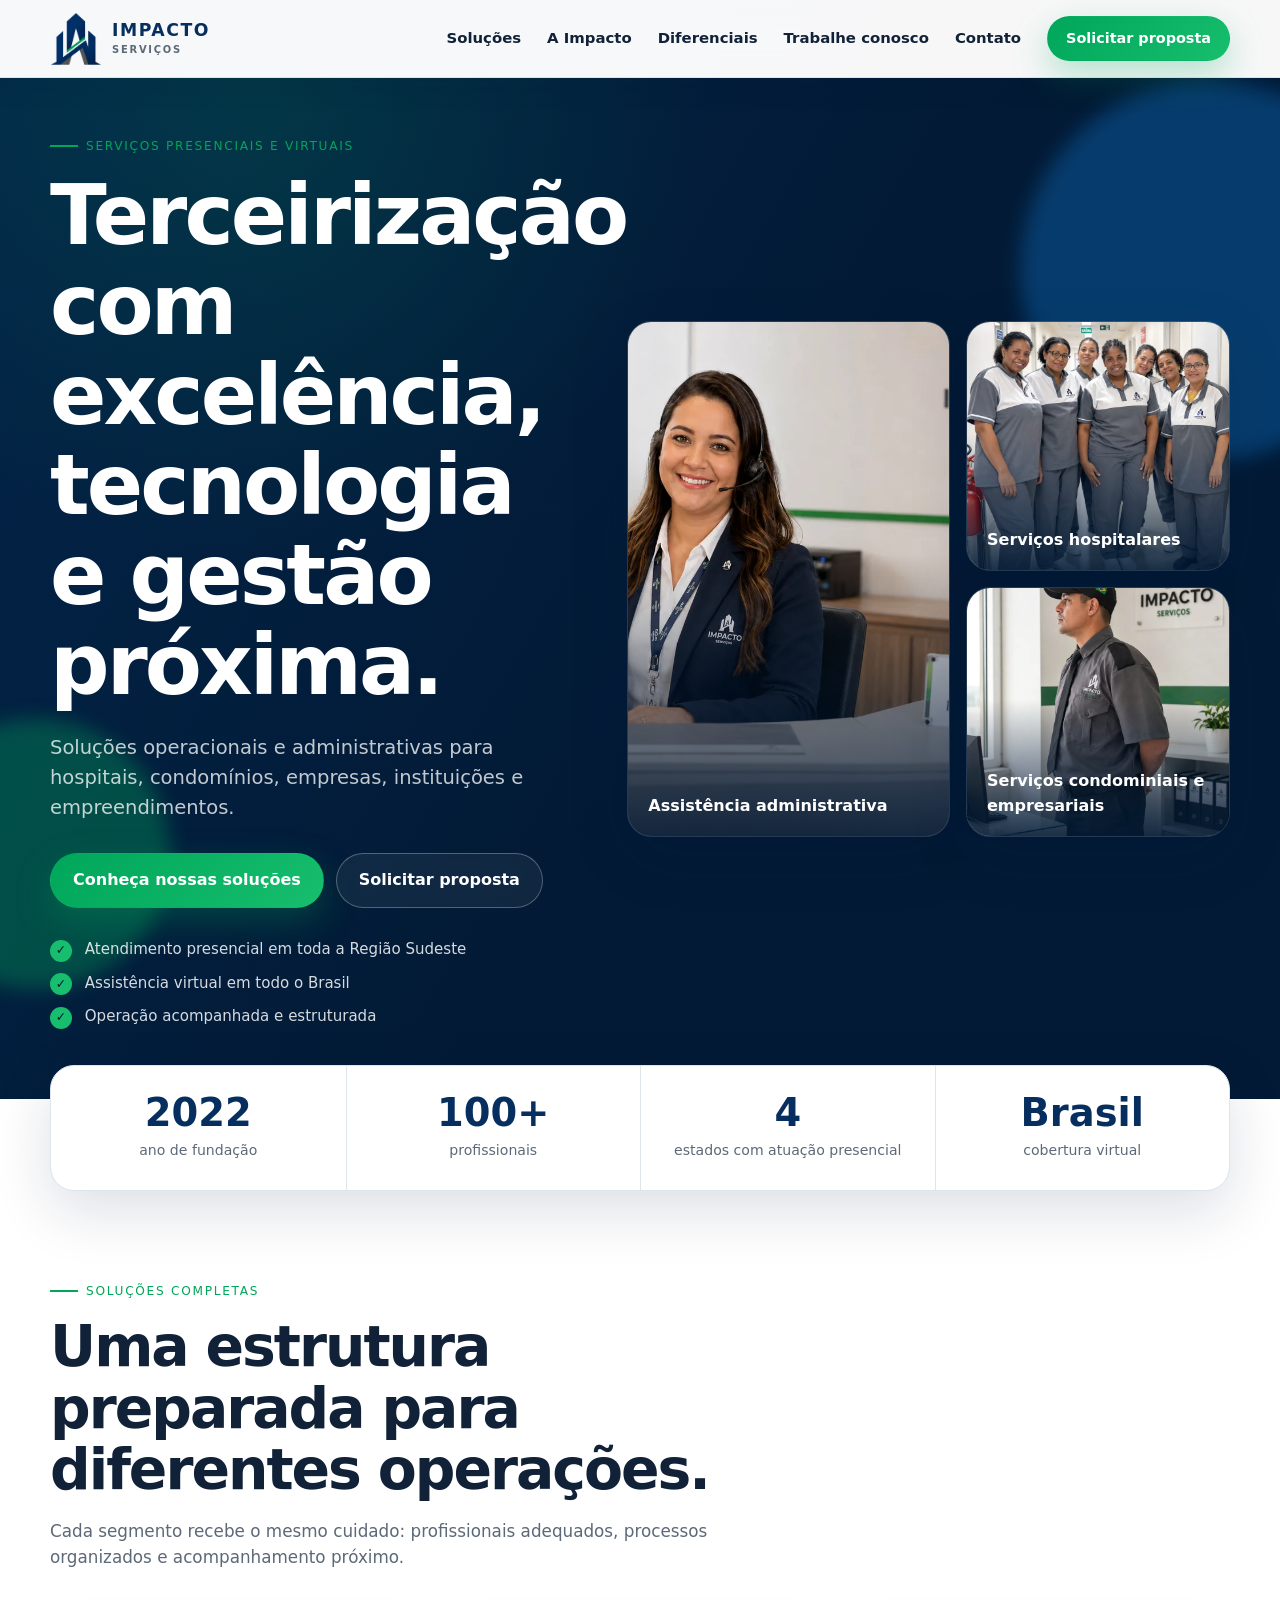
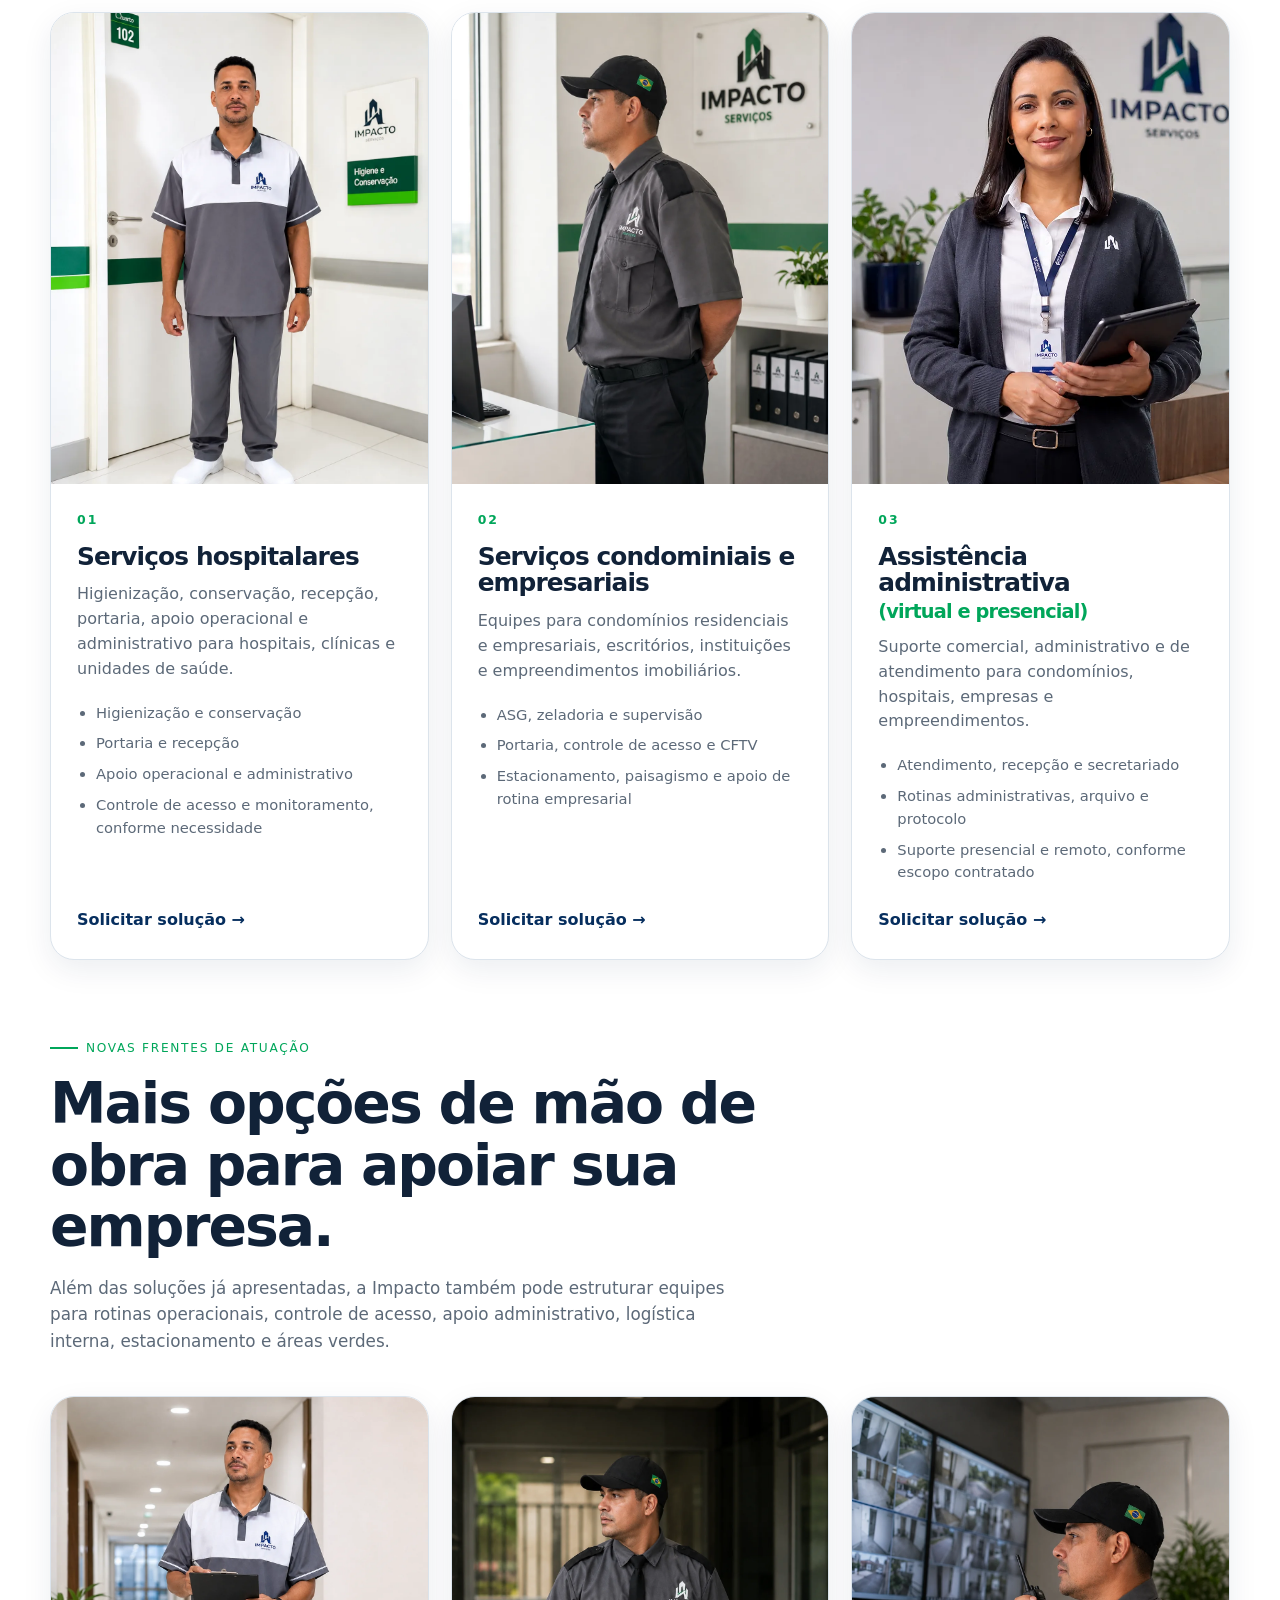
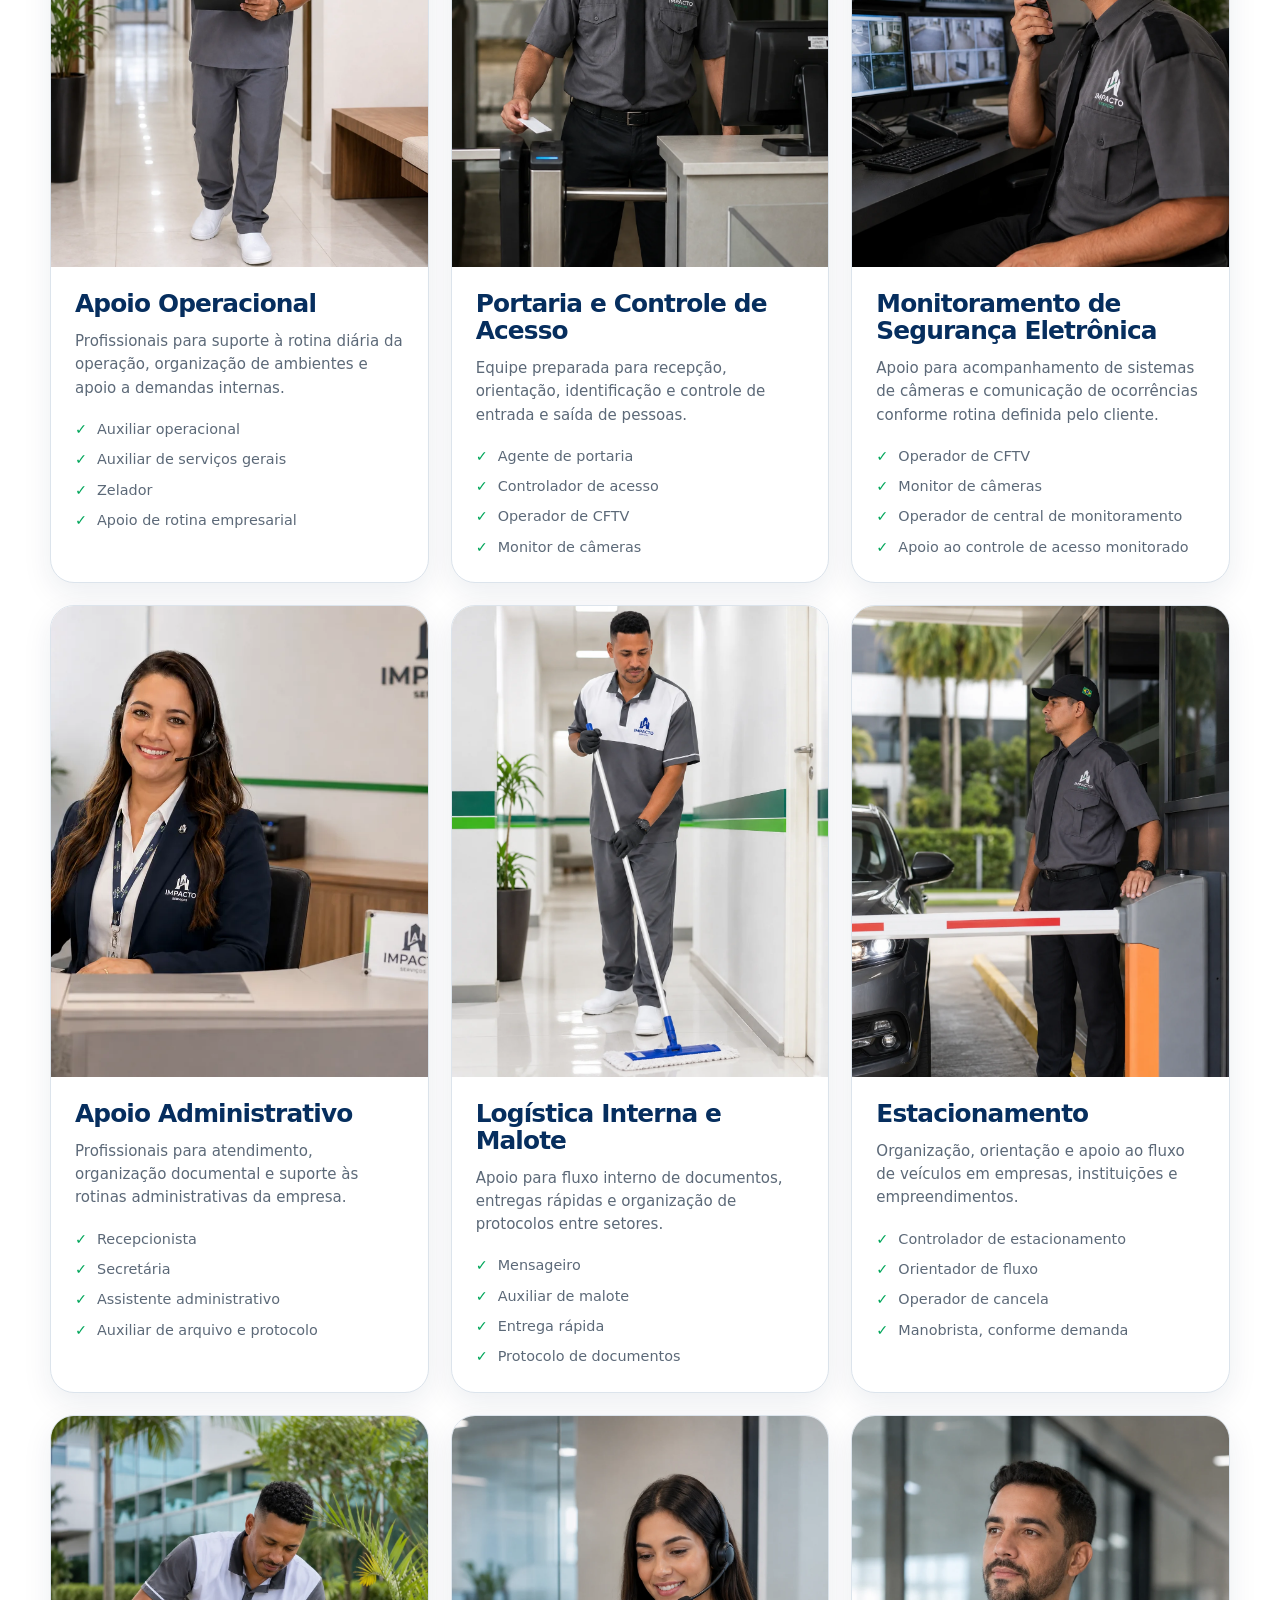
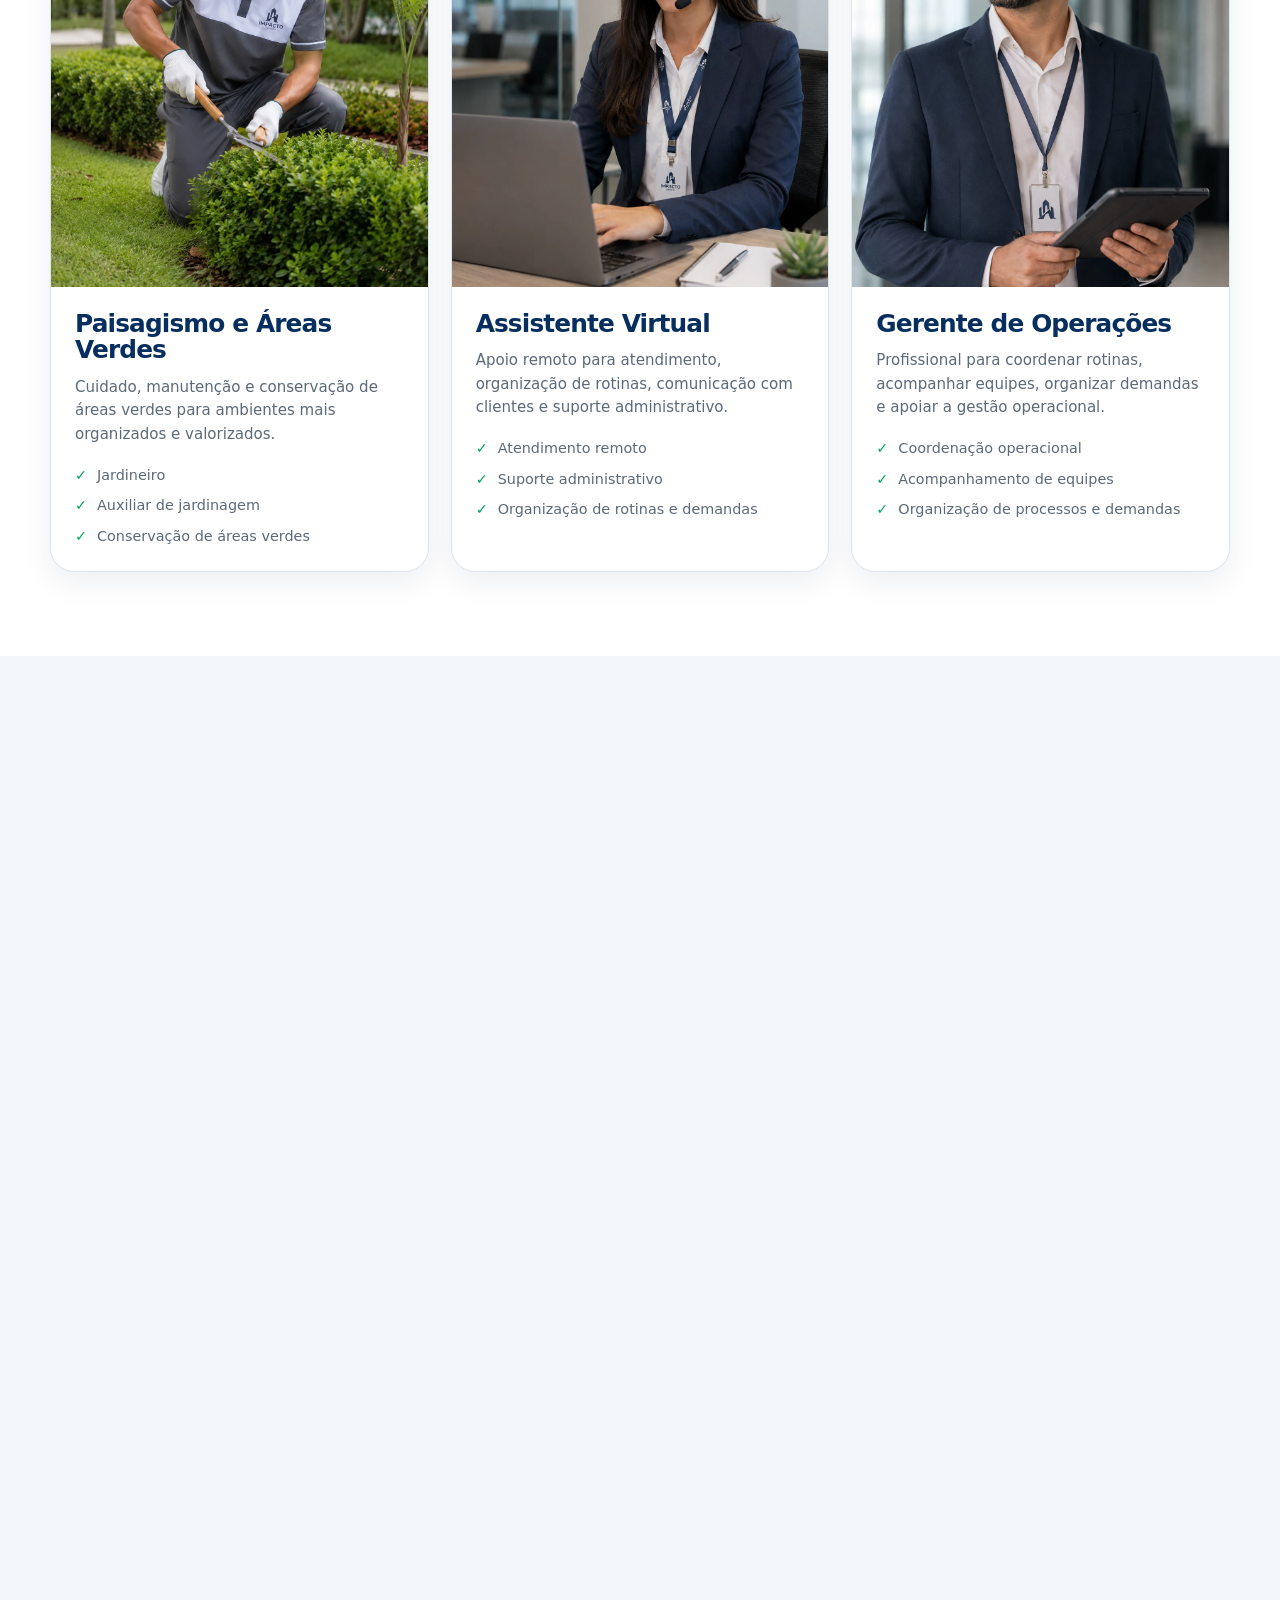
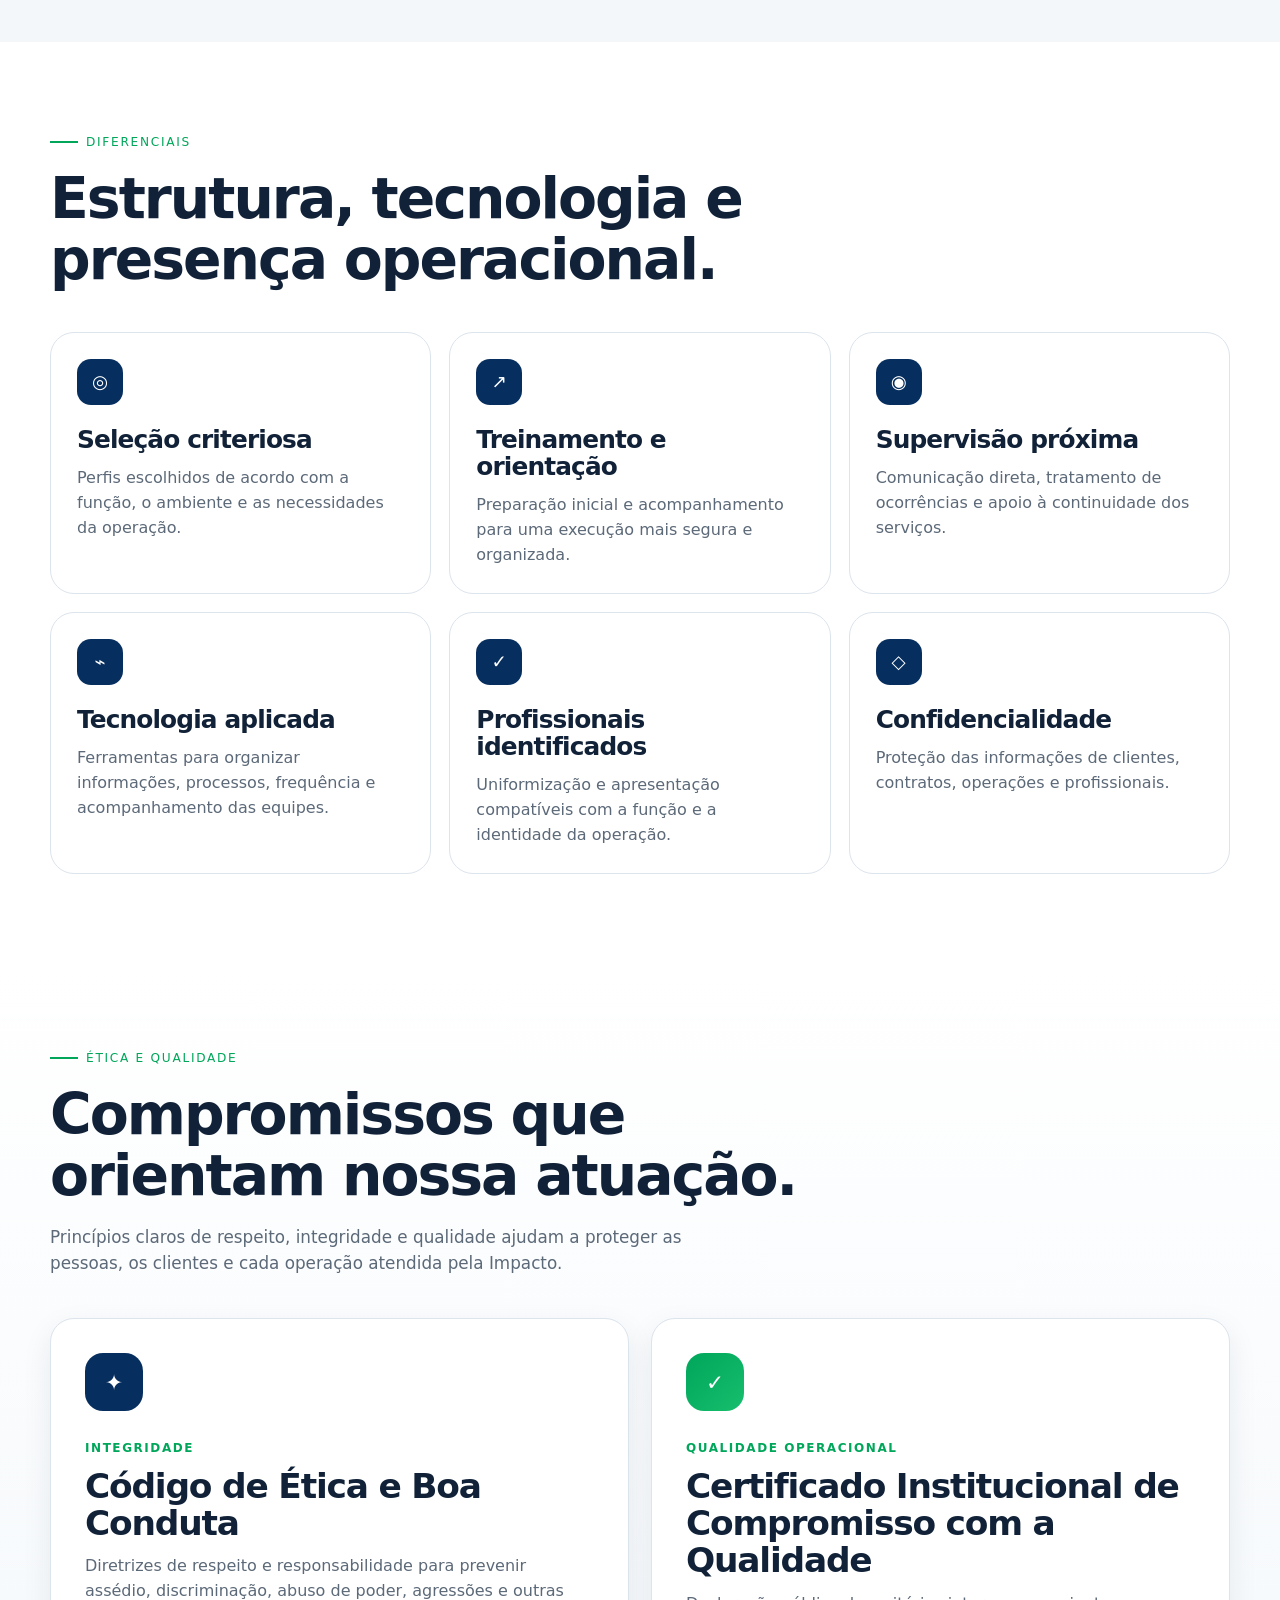
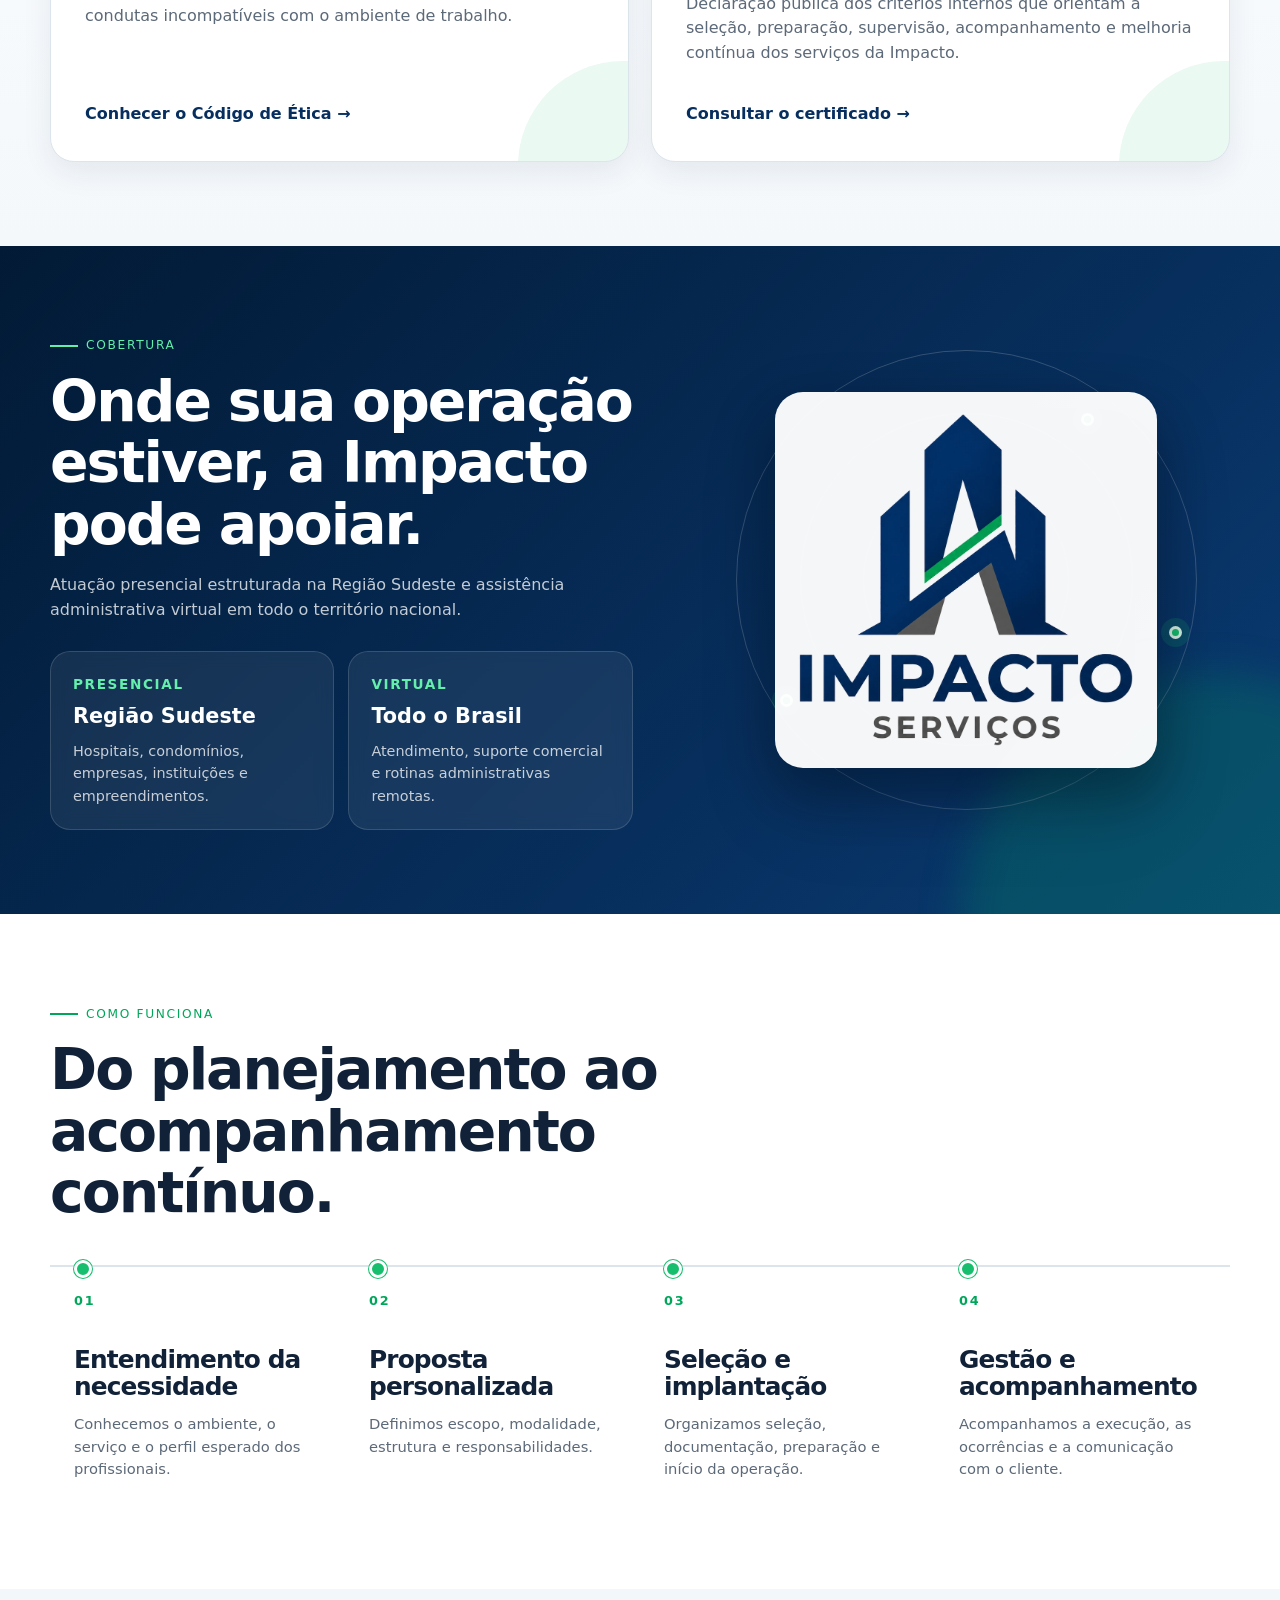
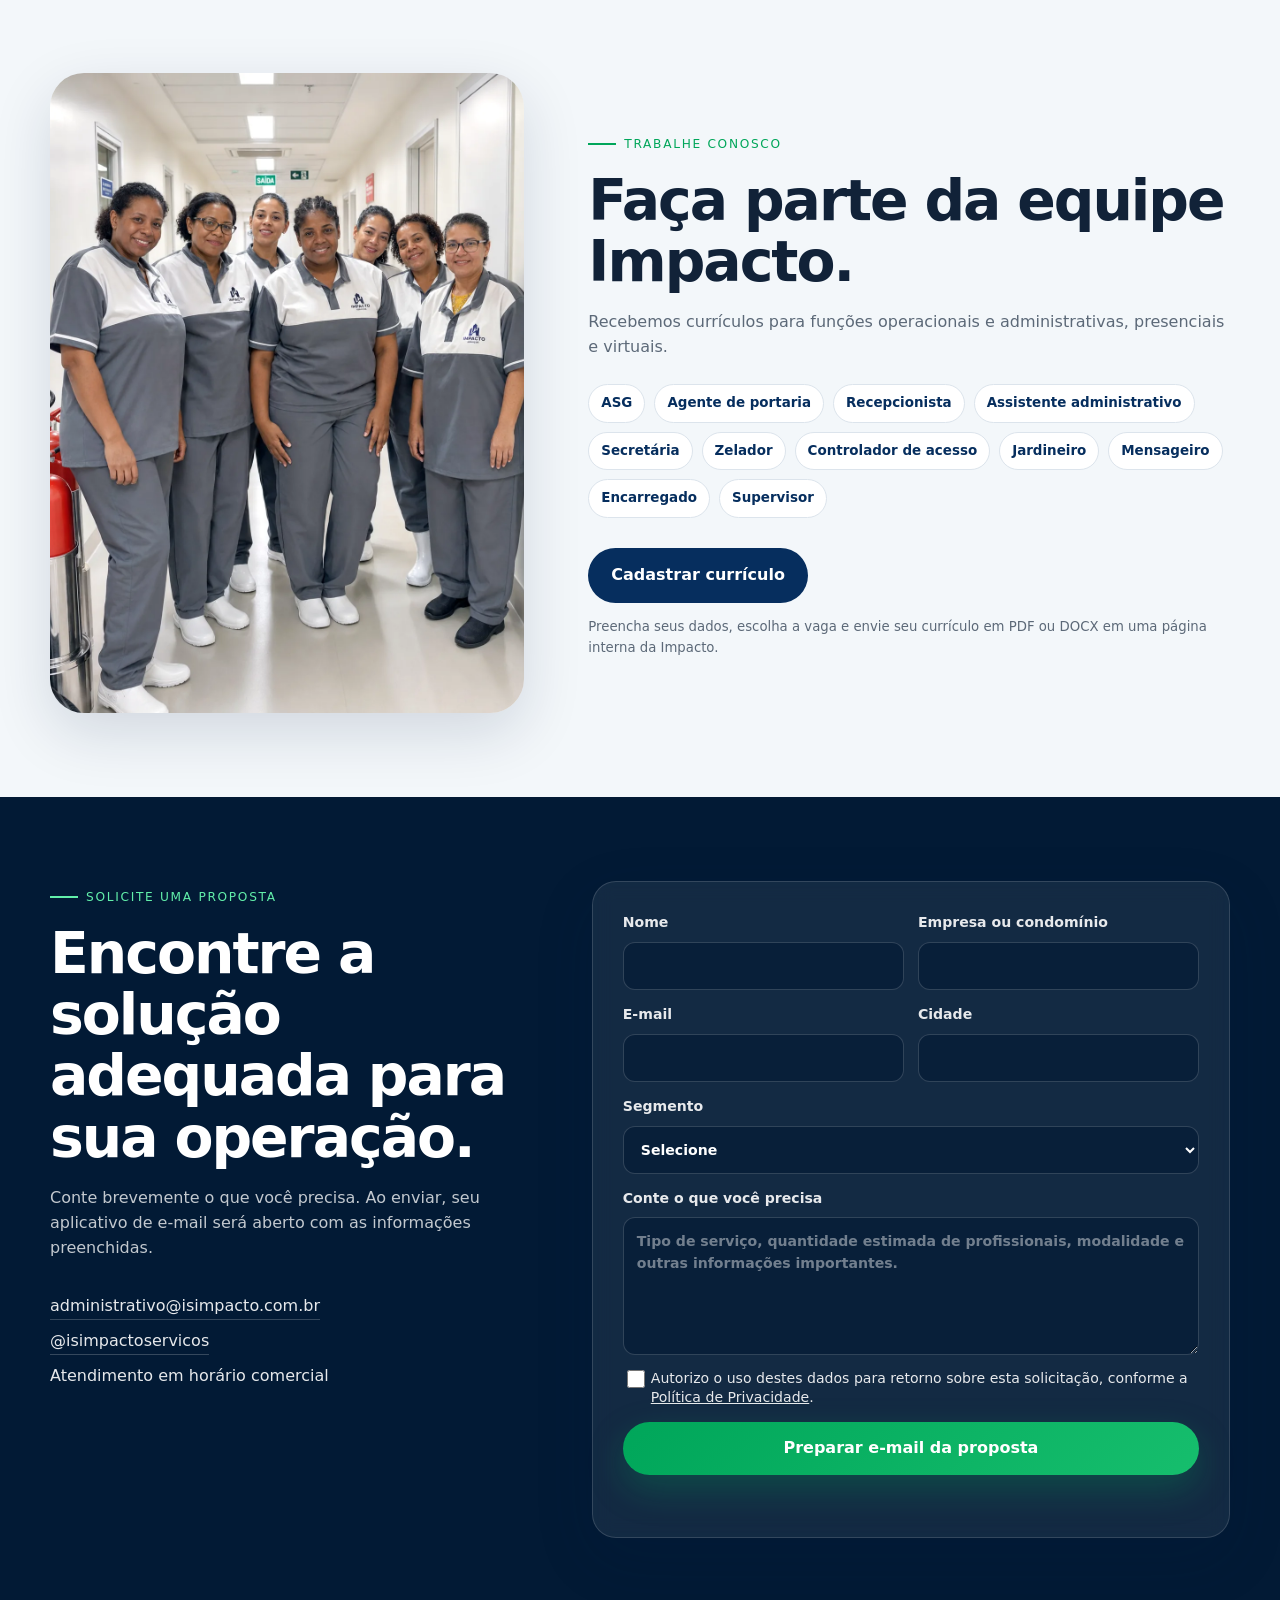
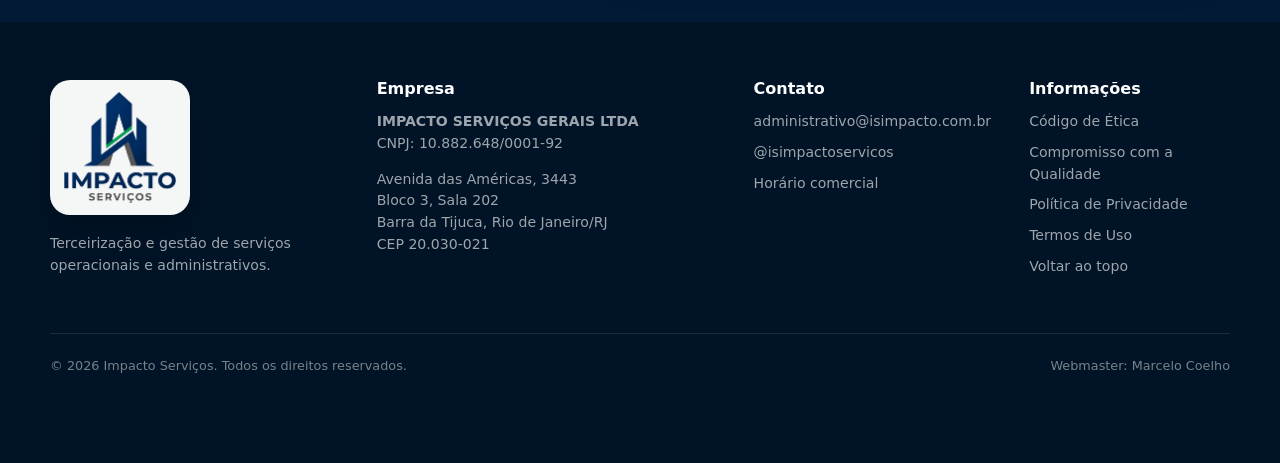
<file: index.html>
<!doctype html>
<html lang="pt-BR">
<head>
  <meta charset="utf-8" />
  <meta name="viewport" content="width=device-width, initial-scale=1, viewport-fit=cover" />
  <meta name="theme-color" content="#062e5e" />
  <meta name="description" content="Impacto Serviços: terceirização de serviços hospitalares, empresariais, portaria, apoio operacional, apoio administrativo, logística interna, estacionamento e paisagismo." />
  <meta name="robots" content="index,follow" />
  <link rel="canonical" href="https://isimpacto.com.br/" />
  <link rel="icon" type="image/png" href="favicon.png" />
  <link rel="manifest" href="site.webmanifest" />
  <link rel="stylesheet" href="styles.css" />
  <title>Impacto Serviços | Terceirização com excelência e tecnologia</title>
  <script type="application/ld+json">
  {
    "@context": "https://schema.org",
    "@type": "Organization",
    "name": "Impacto Serviços Gerais LTDA",
    "url": "https://isimpacto.com.br",
    "logo": "https://isimpacto.com.br/assets/images/logo-impacto.png",
    "email": "administrativo@isimpacto.com.br",
    "foundingDate": "2022",
    "address": {
      "@type": "PostalAddress",
      "streetAddress": "Avenida das Américas, 3443, Bloco 3, Sala 202",
      "addressLocality": "Rio de Janeiro",
      "addressRegion": "RJ",
      "postalCode": "20030-021",
      "addressCountry": "BR"
    },
    "sameAs": ["https://www.instagram.com/isimpactoservicos/"]
  }
  </script>
</head>
<body>
  <a class="skip-link" href="#conteudo">Ir para o conteúdo</a>

  <header class="site-header" id="topo">
    <div class="container header-inner">
      <a class="brand" href="#topo" aria-label="Impacto Serviços, início">
        <img src="assets/images/logo-mark.webp" alt="" width="52" height="52" />
        <span><strong>IMPACTO</strong><small>SERVIÇOS</small></span>
      </a>

      <button class="menu-toggle" type="button" aria-expanded="false" aria-controls="menu-principal" aria-label="Abrir menu">
        <span></span><span></span><span></span>
      </button>

      <nav class="main-nav" id="menu-principal" aria-label="Navegação principal">
        <a href="#solucoes">Soluções</a>
        <a href="#impacto">A Impacto</a>
        <a href="#diferenciais">Diferenciais</a>
        <a href="#trabalhe">Trabalhe conosco</a>
        <a href="#contato">Contato</a>
        <a class="btn btn-sm btn-primary nav-cta" href="#proposta">Solicitar proposta</a>
      </nav>
    </div>
  </header>

  <main id="conteudo">
    <section class="hero section-dark">
      <div class="hero-glow hero-glow-one" aria-hidden="true"></div>
      <div class="hero-glow hero-glow-two" aria-hidden="true"></div>
      <div class="container hero-grid">
        <div class="hero-copy reveal">
          <span class="eyebrow">Serviços presenciais e virtuais</span>
          <h1>Terceirização com excelência, tecnologia e gestão próxima.</h1>
          <p>Soluções operacionais e administrativas para hospitais, condomínios, empresas, instituições e empreendimentos.</p>
          <div class="hero-actions">
            <a class="btn btn-primary" href="#solucoes">Conheça nossas soluções</a>
            <a class="btn btn-ghost" href="#proposta">Solicitar proposta</a>
          </div>
          <ul class="hero-points" aria-label="Destaques da Impacto">
            <li><span class="check" aria-hidden="true">✓</span> Atendimento presencial em toda a Região Sudeste</li>
            <li><span class="check" aria-hidden="true">✓</span> Assistência virtual em todo o Brasil</li>
            <li><span class="check" aria-hidden="true">✓</span> Operação acompanhada e estruturada</li>
          </ul>
        </div>

        <div class="hero-gallery reveal" aria-label="Áreas de atuação da Impacto">
          <figure class="hero-card hero-card-main">
            <picture>
              <source media="(max-width: 620px)" srcset="/assets/images/admin-recepcao-480.webp" />
              <img src="assets/images/admin-recepcao-1200.webp" alt="Profissional de assistência administrativa da Impacto em recepção" width="1200" height="900" fetchpriority="high" />
            </picture>
            <figcaption>Assistência administrativa</figcaption>
          </figure>
          <figure class="hero-card">
            <picture>
              <source media="(max-width: 620px)" srcset="/assets/images/hospital-equipe-480.webp" />
              <img src="assets/images/hospital-equipe-800.webp" alt="Equipe de serviços hospitalares da Impacto" width="800" height="1067" />
            </picture>
            <figcaption>Serviços hospitalares</figcaption>
          </figure>
          <figure class="hero-card">
            <picture>
              <source media="(max-width: 620px)" srcset="/assets/images/portaria-profissional-480.webp" />
              <img src="assets/images/portaria-profissional-800.webp" alt="Profissional de portaria da Impacto" width="800" height="1067" />
            </picture>
            <figcaption>Serviços condominiais e empresariais</figcaption>
          </figure>
        </div>
      </div>
    </section>

    <section class="stats" aria-label="Números da Impacto">
      <div class="container stats-grid">
        <article class="stat reveal">
          <strong data-count="2022">2022</strong>
          <span>ano de fundação</span>
        </article>
        <article class="stat reveal">
          <strong data-count="100" data-suffix="+">100+</strong>
          <span>profissionais</span>
        </article>
        <article class="stat reveal">
          <strong data-count="4">4</strong>
          <span>estados com atuação presencial</span>
        </article>
        <article class="stat reveal">
          <strong>Brasil</strong>
          <span>cobertura virtual</span>
        </article>
      </div>
    </section>

    <section class="section" id="solucoes">
      <div class="container">
        <div class="section-heading reveal">
          <span class="eyebrow">Soluções completas</span>
          <h2>Uma estrutura preparada para diferentes operações.</h2>
          <p>Cada segmento recebe o mesmo cuidado: profissionais adequados, processos organizados e acompanhamento próximo.</p>
        </div>

        <div class="solution-grid">
          <article class="solution-card reveal card-hospital">
            <div class="solution-image">
              <img src="assets/images/hospital-profissional-1200.webp" alt="Profissional de higienização hospitalar da Impacto" loading="lazy" width="720" height="720" />
            </div>
            <div class="solution-body">
              <span class="card-number">01</span>
              <h3>Serviços hospitalares</h3>
              <p>Higienização, conservação, recepção, portaria, apoio operacional e administrativo para hospitais, clínicas e unidades de saúde.</p>
              <ul>
                <li>Higienização e conservação</li>
                <li>Portaria e recepção</li>
                <li>Apoio operacional e administrativo</li>
                <li>Controle de acesso e monitoramento, conforme necessidade</li>
              </ul>
              <a href="#proposta" class="text-link">Solicitar solução <span aria-hidden="true">→</span></a>
            </div>
          </article>

          <article class="solution-card reveal card-portaria">
            <div class="solution-image">
              <img src="assets/images/portaria-profissional-1200.webp" alt="Profissional de portaria e controle de acesso da Impacto" loading="lazy" width="720" height="720" />
            </div>
            <div class="solution-body">
              <span class="card-number">02</span>
              <h3>Serviços condominiais e empresariais</h3>
              <p>Equipes para condomínios residenciais e empresariais, escritórios, instituições e empreendimentos imobiliários.</p>
              <ul>
                <li>ASG, zeladoria e supervisão</li>
                <li>Portaria, controle de acesso e CFTV</li>
                <li>Estacionamento, paisagismo e apoio de rotina empresarial</li>
              </ul>
              <a href="#proposta" class="text-link">Solicitar solução <span aria-hidden="true">→</span></a>
            </div>
          </article>

          <article class="solution-card reveal card-admin">
            <div class="solution-image">
              <img src="assets/images/admin-tablet-1200.webp" alt="Profissional de assistência administrativa da Impacto" loading="lazy" width="720" height="720" />
            </div>
            <div class="solution-body">
              <span class="card-number">03</span>
              <h3>Assistência administrativa <span>(virtual e presencial)</span></h3>
              <p>Suporte comercial, administrativo e de atendimento para condomínios, hospitais, empresas e empreendimentos.</p>
              <ul>
                <li>Atendimento, recepção e secretariado</li>
                <li>Rotinas administrativas, arquivo e protocolo</li>
                <li>Suporte presencial e remoto, conforme escopo contratado</li>
              </ul>
              <a href="#proposta" class="text-link">Solicitar solução <span aria-hidden="true">→</span></a>
            </div>
          </article>
        </div>

        <div class="section-heading service-expansion-heading reveal">
          <span class="eyebrow">Novas frentes de atuação</span>
          <h2>Mais opções de mão de obra para apoiar sua empresa.</h2>
          <p>Além das soluções já apresentadas, a Impacto também pode estruturar equipes para rotinas operacionais, controle de acesso, apoio administrativo, logística interna, estacionamento e áreas verdes.</p>
        </div>

        <div class="service-expansion-grid">
          <article class="service-expansion-card reveal">
            <picture>
              <source media="(max-width: 620px)" srcset="assets/images/servico-apoio-operacional-480.webp" />
              <img src="assets/images/servico-apoio-operacional-1200.webp" alt="Profissional da Impacto realizando apoio operacional em ambiente empresarial" loading="lazy" width="1200" height="1499" />
            </picture>
            <div>
              <h3>Apoio Operacional</h3>
              <p>Profissionais para suporte à rotina diária da operação, organização de ambientes e apoio a demandas internas.</p>
              <ul>
                <li>Auxiliar operacional</li>
                <li>Auxiliar de serviços gerais</li>
                <li>Zelador</li>
                <li>Apoio de rotina empresarial</li>
              </ul>
            </div>
          </article>

          <article class="service-expansion-card reveal">
            <picture>
              <source media="(max-width: 620px)" srcset="assets/images/servico-portaria-controle-480.webp" />
              <img src="assets/images/servico-portaria-controle-1200.webp" alt="Profissional de portaria da Impacto atuando em controle de acesso" loading="lazy" width="1200" height="1499" />
            </picture>
            <div>
              <h3>Portaria e Controle de Acesso</h3>
              <p>Equipe preparada para recepção, orientação, identificação e controle de entrada e saída de pessoas.</p>
              <ul>
                <li>Agente de portaria</li>
                <li>Controlador de acesso</li>
                <li>Operador de CFTV</li>
                <li>Monitor de câmeras</li>
              </ul>
            </div>
          </article>

          <article class="service-expansion-card reveal">
            <picture>
              <source media="(max-width: 620px)" srcset="assets/images/servico-cftv-monitoramento-480.webp" />
              <img src="assets/images/servico-cftv-monitoramento-1200.webp" alt="Profissional da Impacto monitorando câmeras de segurança" loading="lazy" width="1200" height="1499" />
            </picture>
            <div>
              <h3>Monitoramento de Segurança Eletrônica</h3>
              <p>Apoio para acompanhamento de sistemas de câmeras e comunicação de ocorrências conforme rotina definida pelo cliente.</p>
              <ul>
                <li>Operador de CFTV</li>
                <li>Monitor de câmeras</li>
                <li>Operador de central de monitoramento</li>
                <li>Apoio ao controle de acesso monitorado</li>
              </ul>
            </div>
          </article>

          <article class="service-expansion-card reveal">
            <picture>
              <source media="(max-width: 620px)" srcset="assets/images/admin-recepcao-480.webp" />
              <img src="assets/images/admin-recepcao-1200.webp" alt="Profissional administrativa da Impacto atuando em atendimento e rotinas de escritório" loading="lazy" width="1200" height="900" />
            </picture>
            <div>
              <h3>Apoio Administrativo</h3>
              <p>Profissionais para atendimento, organização documental e suporte às rotinas administrativas da empresa.</p>
              <ul>
                <li>Recepcionista</li>
                <li>Secretária</li>
                <li>Assistente administrativo</li>
                <li>Auxiliar de arquivo e protocolo</li>
              </ul>
            </div>
          </article>

          <article class="service-expansion-card reveal">
            <picture>
              <source media="(max-width: 620px)" srcset="assets/images/servico-asg-limpeza-480.webp" />
              <img src="assets/images/servico-asg-limpeza-1200.webp" alt="Profissional da Impacto organizando materiais em rotina interna de serviço" loading="lazy" width="1200" height="1499" />
            </picture>
            <div>
              <h3>Logística Interna e Malote</h3>
              <p>Apoio para fluxo interno de documentos, entregas rápidas e organização de protocolos entre setores.</p>
              <ul>
                <li>Mensageiro</li>
                <li>Auxiliar de malote</li>
                <li>Entrega rápida</li>
                <li>Protocolo de documentos</li>
              </ul>
            </div>
          </article>

          <article class="service-expansion-card reveal">
            <picture>
              <source media="(max-width: 620px)" srcset="assets/images/servico-estacionamento-cancela-480.webp" />
              <img src="assets/images/servico-estacionamento-cancela-1200.webp" alt="Profissional da Impacto atuando em cancela de estacionamento" loading="lazy" width="1200" height="1499" />
            </picture>
            <div>
              <h3>Estacionamento</h3>
              <p>Organização, orientação e apoio ao fluxo de veículos em empresas, instituições e empreendimentos.</p>
              <ul>
                <li>Controlador de estacionamento</li>
                <li>Orientador de fluxo</li>
                <li>Operador de cancela</li>
                <li>Manobrista, conforme demanda</li>
              </ul>
            </div>
          </article>

          <article class="service-expansion-card reveal">
            <picture>
              <source media="(max-width: 620px)" srcset="assets/images/servico-paisagismo-areas-verdes-480.webp" />
              <img src="assets/images/servico-paisagismo-areas-verdes-1200.webp" alt="Profissional da Impacto realizando conservação de área verde" loading="lazy" width="1200" height="1499" />
            </picture>
            <div>
              <h3>Paisagismo e Áreas Verdes</h3>
              <p>Cuidado, manutenção e conservação de áreas verdes para ambientes mais organizados e valorizados.</p>
              <ul>
                <li>Jardineiro</li>
                <li>Auxiliar de jardinagem</li>
                <li>Conservação de áreas verdes</li>
              </ul>
            </div>
          </article>

          <article class="service-expansion-card reveal">
            <picture>
              <source media="(max-width: 620px)" srcset="assets/images/servico-assistente-virtual-480.webp" />
              <img src="assets/images/servico-assistente-virtual-1200.webp" alt="Assistente virtual da Impacto atuando em atendimento remoto" loading="lazy" width="1200" height="1800" />
            </picture>
            <div>
              <h3>Assistente Virtual</h3>
              <p>Apoio remoto para atendimento, organização de rotinas, comunicação com clientes e suporte administrativo.</p>
              <ul>
                <li>Atendimento remoto</li>
                <li>Suporte administrativo</li>
                <li>Organização de rotinas e demandas</li>
              </ul>
            </div>
          </article>

          <article class="service-expansion-card reveal">
            <picture>
              <source media="(max-width: 620px)" srcset="assets/images/servico-gerente-operacoes-480.webp" />
              <img src="assets/images/servico-gerente-operacoes-1200.webp" alt="Gerente de operações da Impacto acompanhando rotinas corporativas" loading="lazy" width="1200" height="1800" />
            </picture>
            <div>
              <h3>Gerente de Operações</h3>
              <p>Profissional para coordenar rotinas, acompanhar equipes, organizar demandas e apoiar a gestão operacional.</p>
              <ul>
                <li>Coordenação operacional</li>
                <li>Acompanhamento de equipes</li>
                <li>Organização de processos e demandas</li>
              </ul>
            </div>
          </article>
        </div>

      </div>
    </section>

    <section class="section section-soft" id="impacto">
      <div class="container about-grid">
        <div class="about-media reveal">
          <img class="about-main" src="assets/images/hospital-equipe-masculina-1200.webp" alt="Equipe operacional da Impacto em ambiente hospitalar" loading="lazy" width="1200" height="1600" />
          <div class="about-float">
            <img class="about-float-image" src="assets/images/admin-atendimento-1200.webp" alt="Profissional de assistência administrativa da Impacto" loading="lazy" width="720" height="720" />
          </div>
        </div>
        <div class="about-copy reveal">
          <span class="eyebrow">A Impacto</span>
          <h2>Mais do que disponibilizar profissionais, estruturamos operações.</h2>
          <p>Fundada em 2022, a Impacto Serviços Gerais nasceu da necessidade do mercado por serviços executados com mais excelência, organização e acompanhamento.</p>
          <p>Com aproximadamente 100 profissionais, atuamos na seleção, preparação, implantação e supervisão de equipes operacionais e administrativas.</p>
          <div class="feature-list">
            <div><span aria-hidden="true">01</span><p><strong>Entendimento da operação</strong> antes da implantação.</p></div>
            <div><span aria-hidden="true">02</span><p><strong>Seleção e preparação</strong> conforme o perfil da função.</p></div>
            <div><span aria-hidden="true">03</span><p><strong>Acompanhamento contínuo</strong> e comunicação com o cliente.</p></div>
          </div>
        </div>
      </div>
    </section>

    <section class="section" id="diferenciais">
      <div class="container">
        <div class="section-heading reveal">
          <span class="eyebrow">Diferenciais</span>
          <h2>Estrutura, tecnologia e presença operacional.</h2>
        </div>
        <div class="benefits-grid">
          <article class="benefit reveal">
            <span class="benefit-icon" aria-hidden="true">◎</span>
            <h3>Seleção criteriosa</h3>
            <p>Perfis escolhidos de acordo com a função, o ambiente e as necessidades da operação.</p>
          </article>
          <article class="benefit reveal">
            <span class="benefit-icon" aria-hidden="true">↗</span>
            <h3>Treinamento e orientação</h3>
            <p>Preparação inicial e acompanhamento para uma execução mais segura e organizada.</p>
          </article>
          <article class="benefit reveal">
            <span class="benefit-icon" aria-hidden="true">◉</span>
            <h3>Supervisão próxima</h3>
            <p>Comunicação direta, tratamento de ocorrências e apoio à continuidade dos serviços.</p>
          </article>
          <article class="benefit reveal">
            <span class="benefit-icon" aria-hidden="true">⌁</span>
            <h3>Tecnologia aplicada</h3>
            <p>Ferramentas para organizar informações, processos, frequência e acompanhamento das equipes.</p>
          </article>
          <article class="benefit reveal">
            <span class="benefit-icon" aria-hidden="true">✓</span>
            <h3>Profissionais identificados</h3>
            <p>Uniformização e apresentação compatíveis com a função e a identidade da operação.</p>
          </article>
          <article class="benefit reveal">
            <span class="benefit-icon" aria-hidden="true">◇</span>
            <h3>Confidencialidade</h3>
            <p>Proteção das informações de clientes, contratos, operações e profissionais.</p>
          </article>
        </div>
      </div>
    </section>

    <section class="section governance-section" id="etica-qualidade">
      <div class="container">
        <div class="section-heading reveal">
          <span class="eyebrow">Ética e qualidade</span>
          <h2>Compromissos que orientam nossa atuação.</h2>
          <p>Princípios claros de respeito, integridade e qualidade ajudam a proteger as pessoas, os clientes e cada operação atendida pela Impacto.</p>
        </div>

        <div class="governance-grid">
          <article class="governance-card governance-ethics reveal">
            <div class="governance-icon" aria-hidden="true">✦</div>
            <span class="governance-label">Integridade</span>
            <h3>Código de Ética e Boa Conduta</h3>
            <p>Diretrizes de respeito e responsabilidade para prevenir assédio, discriminação, abuso de poder, agressões e outras condutas incompatíveis com o ambiente de trabalho.</p>
            <a class="text-link" href="codigo-etica.html">Conhecer o Código de Ética <span aria-hidden="true">→</span></a>
          </article>

          <article class="governance-card governance-quality reveal">
            <div class="governance-icon" aria-hidden="true">✓</div>
            <span class="governance-label">Qualidade operacional</span>
            <h3>Certificado Institucional de Compromisso com a Qualidade</h3>
            <p>Declaração pública dos critérios internos que orientam a seleção, preparação, supervisão, acompanhamento e melhoria contínua dos serviços da Impacto.</p>
            <a class="text-link" href="certificado-qualidade.html">Consultar o certificado <span aria-hidden="true">→</span></a>
          </article>
        </div>
      </div>
    </section>

    <section class="section coverage-section">
      <div class="container coverage-grid">
        <div class="coverage-copy reveal">
          <span class="eyebrow eyebrow-light">Cobertura</span>
          <h2>Onde sua operação estiver, a Impacto pode apoiar.</h2>
          <p>Atuação presencial estruturada na Região Sudeste e assistência administrativa virtual em todo o território nacional.</p>
          <div class="coverage-cards">
            <article>
              <strong>Presencial</strong>
              <span>Região Sudeste</span>
              <p>Hospitais, condomínios, empresas, instituições e empreendimentos.</p>
            </article>
            <article>
              <strong>Virtual</strong>
              <span>Todo o Brasil</span>
              <p>Atendimento, suporte comercial e rotinas administrativas remotas.</p>
            </article>
          </div>
        </div>
        <div class="coverage-visual reveal" aria-hidden="true">
          <div class="radar-ring ring-one"></div>
          <div class="radar-ring ring-two"></div>
          <div class="radar-ring ring-three"></div>
          <img class="coverage-logo" src="assets/images/logo-impacto.webp" alt="Logomarca da Impacto Serviços" width="640" height="280" />
          <span class="pulse-dot dot-one"></span>
          <span class="pulse-dot dot-two"></span>
          <span class="pulse-dot dot-three"></span>
        </div>
      </div>
    </section>

    <section class="section process-section">
      <div class="container">
        <div class="section-heading reveal">
          <span class="eyebrow">Como funciona</span>
          <h2>Do planejamento ao acompanhamento contínuo.</h2>
        </div>
        <ol class="process-list">
          <li class="reveal"><span>01</span><div><h3>Entendimento da necessidade</h3><p>Conhecemos o ambiente, o serviço e o perfil esperado dos profissionais.</p></div></li>
          <li class="reveal"><span>02</span><div><h3>Proposta personalizada</h3><p>Definimos escopo, modalidade, estrutura e responsabilidades.</p></div></li>
          <li class="reveal"><span>03</span><div><h3>Seleção e implantação</h3><p>Organizamos seleção, documentação, preparação e início da operação.</p></div></li>
          <li class="reveal"><span>04</span><div><h3>Gestão e acompanhamento</h3><p>Acompanhamos a execução, as ocorrências e a comunicação com o cliente.</p></div></li>
        </ol>
      </div>
    </section>

    <section class="section section-soft" id="trabalhe">
      <div class="container careers-grid">
        <div class="careers-image reveal">
          <img src="assets/images/hospital-equipe-1200.webp" alt="Equipe da Impacto em ambiente hospitalar" loading="lazy" width="1200" height="1600" />
        </div>
        <div class="careers-copy reveal">
          <span class="eyebrow">Trabalhe conosco</span>
          <h2>Faça parte da equipe Impacto.</h2>
          <p>Recebemos currículos para funções operacionais e administrativas, presenciais e virtuais.</p>
          <div class="role-chips" aria-label="Cargos de interesse">
            <span>ASG</span><span>Agente de portaria</span><span>Recepcionista</span><span>Assistente administrativo</span><span>Secretária</span><span>Zelador</span><span>Controlador de acesso</span><span>Jardineiro</span><span>Mensageiro</span><span>Encarregado</span><span>Supervisor</span>
          </div>
          <a class="btn btn-secondary" href="trabalhe-conosco.html">Cadastrar currículo</a>
          <p class="microcopy">Preencha seus dados, escolha a vaga e envie seu currículo em PDF ou DOCX em uma página interna da Impacto.</p>
        </div>
      </div>
    </section>

    <section class="section proposal-section" id="proposta">
      <div class="container proposal-grid">
        <div class="proposal-copy reveal">
          <span class="eyebrow eyebrow-light">Solicite uma proposta</span>
          <h2>Encontre a solução adequada para sua operação.</h2>
          <p>Conte brevemente o que você precisa. Ao enviar, seu aplicativo de e-mail será aberto com as informações preenchidas.</p>
          <div class="contact-block" id="contato">
            <a href="mailto:administrativo@isimpacto.com.br">administrativo@isimpacto.com.br</a>
            <a href="https://www.instagram.com/isimpactoservicos/" target="_blank" rel="noopener noreferrer">@isimpactoservicos</a>
            <span>Atendimento em horário comercial</span>
          </div>
        </div>

        <form class="proposal-form reveal" id="proposal-form">
          <div class="form-row">
            <label>Nome
              <input type="text" name="nome" autocomplete="name" required />
            </label>
            <label>Empresa ou condomínio
              <input type="text" name="empresa" autocomplete="organization" required />
            </label>
          </div>
          <div class="form-row">
            <label>E-mail
              <input type="email" name="email" autocomplete="email" required />
            </label>
            <label>Cidade
              <input type="text" name="cidade" autocomplete="address-level2" required />
            </label>
          </div>
          <label>Segmento
            <select name="segmento" required>
              <option value="" selected disabled>Selecione</option>
              <option>Serviços hospitalares</option>
              <option>Serviços condominiais e empresariais</option>
              <option>Assistência administrativa virtual e presencial</option>
              <option>Apoio operacional</option>
              <option>Portaria, controle de acesso e CFTV</option>
              <option>Logística interna e malote</option>
              <option>Estacionamento</option>
              <option>Paisagismo e áreas verdes</option>
              <option>Assistente virtual</option>
              <option>Gerente de operações</option>
              <option>Outro</option>
            </select>
          </label>
          <label>Conte o que você precisa
            <textarea name="mensagem" rows="5" required placeholder="Tipo de serviço, quantidade estimada de profissionais, modalidade e outras informações importantes."></textarea>
          </label>
          <label class="consent"><input type="checkbox" required /> <span>Autorizo o uso destes dados para retorno sobre esta solicitação, conforme a <a href="privacidade.html">Política de Privacidade</a>.</span></label>
          <button class="btn btn-primary btn-full" type="submit">Preparar e-mail da proposta</button>
          <p class="form-status" aria-live="polite"></p>
        </form>
      </div>
    </section>
  </main>

  <footer class="site-footer">
    <div class="container footer-grid">
      <div class="footer-brand">
        <img class="footer-logo" src="assets/images/logo-impacto.webp" alt="Impacto Serviços" width="180" height="180" loading="lazy" />
        <p>Terceirização e gestão de serviços operacionais e administrativos.</p>
      </div>
      <div>
        <h2>Empresa</h2>
        <p><strong>IMPACTO SERVIÇOS GERAIS LTDA</strong><br />CNPJ: 10.882.648/0001-92</p>
        <p>Avenida das Américas, 3443<br />Bloco 3, Sala 202<br />Barra da Tijuca, Rio de Janeiro/RJ<br />CEP 20.030-021</p>
      </div>
      <div>
        <h2>Contato</h2>
        <a href="mailto:administrativo@isimpacto.com.br">administrativo@isimpacto.com.br</a>
        <a href="https://www.instagram.com/isimpactoservicos/" target="_blank" rel="noopener noreferrer">@isimpactoservicos</a>
        <p>Horário comercial</p>
      </div>
      <div>
        <h2>Informações</h2>
        <a href="codigo-etica.html">Código de Ética</a>
        <a href="certificado-qualidade.html">Compromisso com a Qualidade</a>
        <a href="privacidade.html">Política de Privacidade</a>
        <a href="termos.html">Termos de Uso</a>
        <a href="#topo">Voltar ao topo</a>
      </div>
    </div>
    <div class="container footer-bottom">
      <span>© <span id="current-year"></span> Impacto Serviços. Todos os direitos reservados.</span>
      <span>Webmaster: Marcelo Coelho</span>
    </div>
  </footer>

  <a class="mobile-cta" href="#proposta">Solicitar proposta</a>
  <script src="script.js" defer></script>
</body>
</html>
</file>
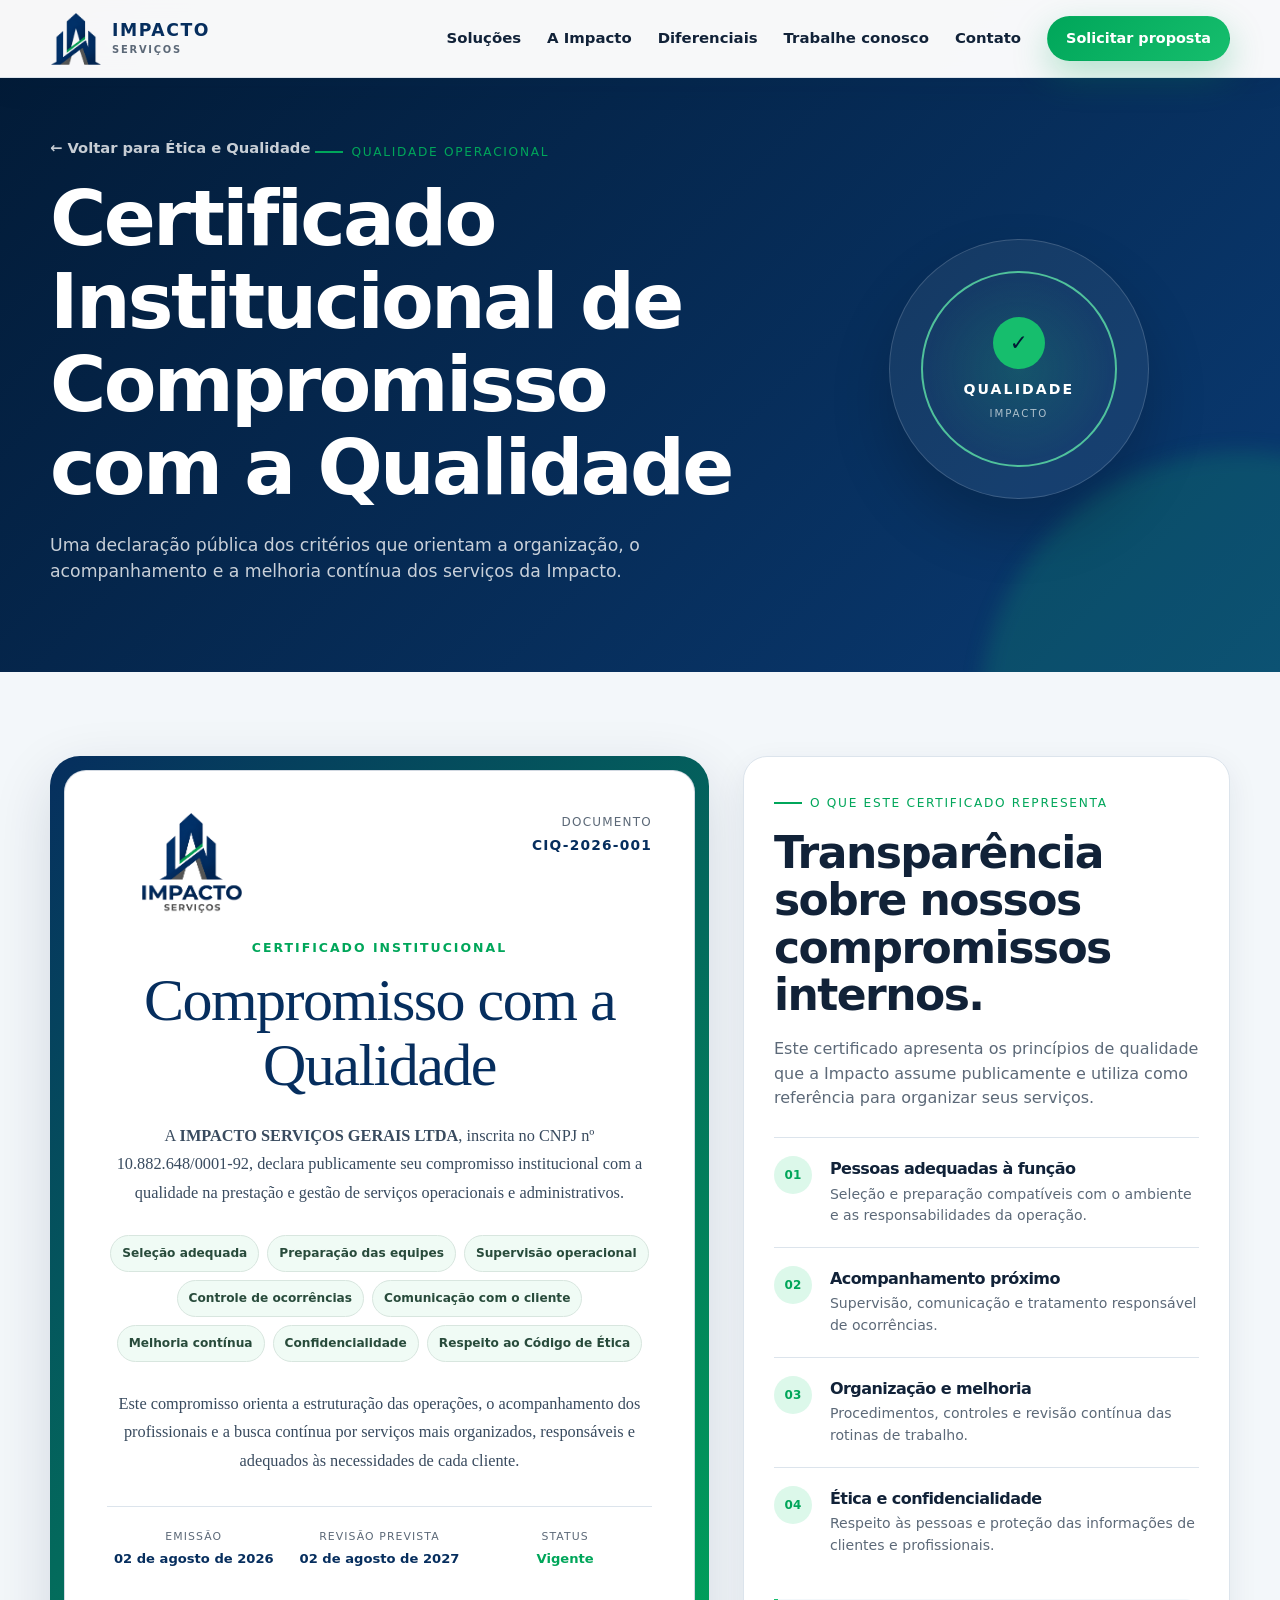
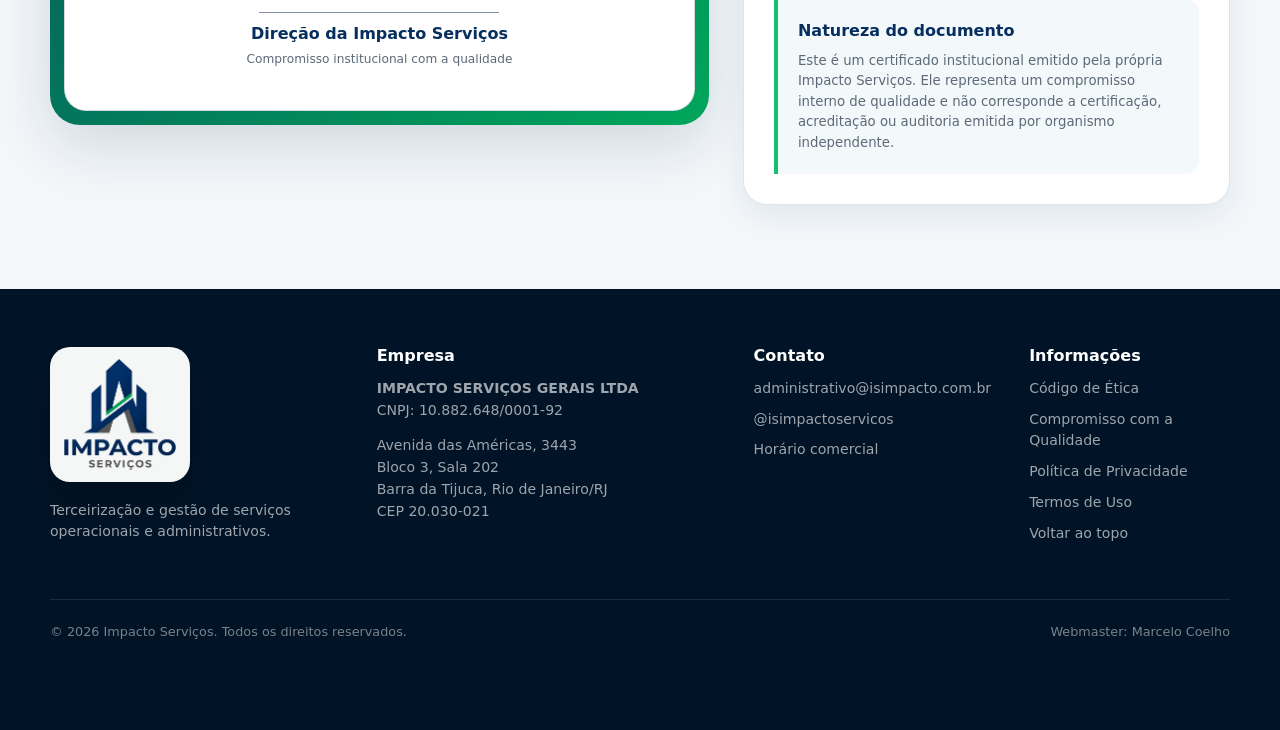
<file: certificado-qualidade.html>
<!doctype html>
<html lang="pt-BR">
<head>
  <meta charset="utf-8" />
  <meta name="viewport" content="width=device-width, initial-scale=1, viewport-fit=cover" />
  <meta name="theme-color" content="#062e5e" />
  <meta name="description" content="Certificado Institucional de Compromisso com a Qualidade da Impacto Serviços." />
  <meta name="robots" content="index,follow" />
  <link rel="canonical" href="https://isimpacto.com.br/certificado-qualidade" />
  <link rel="icon" type="image/png" href="favicon.png" />
  <link rel="manifest" href="site.webmanifest" />
  <link rel="stylesheet" href="styles.css" />
  <title>Compromisso com a Qualidade | Impacto Serviços</title>
</head>
<body class="inner-page quality-page">
  <a class="skip-link" href="#conteudo">Ir para o conteúdo</a>

  <header class="site-header" id="topo">
    <div class="container header-inner">
      <a class="brand" href="index.html#topo" aria-label="Impacto Serviços, início">
        <img src="assets/images/logo-mark.webp" alt="" width="52" height="52" />
        <span><strong>IMPACTO</strong><small>SERVIÇOS</small></span>
      </a>
      <button class="menu-toggle" type="button" aria-expanded="false" aria-controls="menu-principal" aria-label="Abrir menu">
        <span></span><span></span><span></span>
      </button>
      <nav class="main-nav" id="menu-principal" aria-label="Navegação principal">
        <a href="index.html#solucoes">Soluções</a>
        <a href="index.html#impacto">A Impacto</a>
        <a href="index.html#diferenciais">Diferenciais</a>
        <a href="index.html#trabalhe">Trabalhe conosco</a>
        <a href="index.html#contato">Contato</a>
        <a class="btn btn-sm btn-primary nav-cta" href="index.html#proposta">Solicitar proposta</a>
      </nav>
    </div>
  </header>

  <main id="conteudo">
    <section class="document-hero quality-hero">
      <div class="container document-hero-grid">
        <div class="reveal">
          <a class="back-link" href="index.html#etica-qualidade">← Voltar para Ética e Qualidade</a>
          <span class="eyebrow">Qualidade operacional</span>
          <h1>Certificado Institucional de Compromisso com a Qualidade</h1>
          <p>Uma declaração pública dos critérios que orientam a organização, o acompanhamento e a melhoria contínua dos serviços da Impacto.</p>
        </div>
        <div class="quality-seal reveal" aria-hidden="true">
          <div class="quality-seal-inner"><span>✓</span><strong>QUALIDADE</strong><small>IMPACTO</small></div>
        </div>
      </div>
    </section>

    <section class="section certificate-section">
      <div class="container certificate-layout">
        <article class="certificate-card reveal" aria-label="Certificado Institucional de Compromisso com a Qualidade">
          <div class="certificate-border">
            <div class="certificate-header">
              <img src="assets/images/logo-impacto.webp" alt="Impacto Serviços" width="260" height="160" />
              <div class="certificate-number"><span>Documento</span><strong>CIQ-2026-001</strong></div>
            </div>

            <div class="certificate-title">
              <span>Certificado Institucional</span>
              <h2>Compromisso com a Qualidade</h2>
            </div>

            <p class="certificate-lead">A <strong>IMPACTO SERVIÇOS GERAIS LTDA</strong>, inscrita no CNPJ nº 10.882.648/0001-92, declara publicamente seu compromisso institucional com a qualidade na prestação e gestão de serviços operacionais e administrativos.</p>

            <div class="certificate-pillars">
              <span>Seleção adequada</span>
              <span>Preparação das equipes</span>
              <span>Supervisão operacional</span>
              <span>Controle de ocorrências</span>
              <span>Comunicação com o cliente</span>
              <span>Melhoria contínua</span>
              <span>Confidencialidade</span>
              <span>Respeito ao Código de Ética</span>
            </div>

            <p class="certificate-text">Este compromisso orienta a estruturação das operações, o acompanhamento dos profissionais e a busca contínua por serviços mais organizados, responsáveis e adequados às necessidades de cada cliente.</p>

            <div class="certificate-meta">
              <div><span>Emissão</span><strong>02 de agosto de 2026</strong></div>
              <div><span>Revisão prevista</span><strong>02 de agosto de 2027</strong></div>
              <div><span>Status</span><strong class="status-active">Vigente</strong></div>
            </div>

            <div class="certificate-signature">
              <div class="signature-line"></div>
              <strong>Direção da Impacto Serviços</strong>
              <span>Compromisso institucional com a qualidade</span>
            </div>
          </div>
        </article>

        <aside class="certificate-explainer reveal">
          <span class="eyebrow">O que este certificado representa</span>
          <h2>Transparência sobre nossos compromissos internos.</h2>
          <p>Este certificado apresenta os princípios de qualidade que a Impacto assume publicamente e utiliza como referência para organizar seus serviços.</p>

          <div class="quality-principles">
            <article><span>01</span><div><h3>Pessoas adequadas à função</h3><p>Seleção e preparação compatíveis com o ambiente e as responsabilidades da operação.</p></div></article>
            <article><span>02</span><div><h3>Acompanhamento próximo</h3><p>Supervisão, comunicação e tratamento responsável de ocorrências.</p></div></article>
            <article><span>03</span><div><h3>Organização e melhoria</h3><p>Procedimentos, controles e revisão contínua das rotinas de trabalho.</p></div></article>
            <article><span>04</span><div><h3>Ética e confidencialidade</h3><p>Respeito às pessoas e proteção das informações de clientes e profissionais.</p></div></article>
          </div>

          <div class="certificate-disclaimer">
            <strong>Natureza do documento</strong>
            <p>Este é um certificado institucional emitido pela própria Impacto Serviços. Ele representa um compromisso interno de qualidade e não corresponde a certificação, acreditação ou auditoria emitida por organismo independente.</p>
          </div>
        </aside>
      </div>
    </section>
  </main>

  <footer class="site-footer">
    <div class="container footer-grid">
      <div class="footer-brand">
        <img class="footer-logo" src="assets/images/logo-impacto.webp" alt="Impacto Serviços" width="180" height="180" loading="lazy" />
        <p>Terceirização e gestão de serviços operacionais e administrativos.</p>
      </div>
      <div>
        <h2>Empresa</h2>
        <p><strong>IMPACTO SERVIÇOS GERAIS LTDA</strong><br />CNPJ: 10.882.648/0001-92</p>
        <p>Avenida das Américas, 3443<br />Bloco 3, Sala 202<br />Barra da Tijuca, Rio de Janeiro/RJ<br />CEP 20.030-021</p>
      </div>
      <div>
        <h2>Contato</h2>
        <a href="mailto:administrativo@isimpacto.com.br">administrativo@isimpacto.com.br</a>
        <a href="https://www.instagram.com/isimpactoservicos/" target="_blank" rel="noopener noreferrer">@isimpactoservicos</a>
        <p>Horário comercial</p>
      </div>
      <div>
        <h2>Informações</h2>
        <a href="codigo-etica.html">Código de Ética</a>
        <a href="certificado-qualidade.html">Compromisso com a Qualidade</a>
        <a href="privacidade.html">Política de Privacidade</a>
        <a href="termos.html">Termos de Uso</a>
        <a href="#topo">Voltar ao topo</a>
      </div>
    </div>
    <div class="container footer-bottom">
      <span>© <span id="current-year"></span> Impacto Serviços. Todos os direitos reservados.</span>
      <span>Webmaster: Marcelo Coelho</span>
    </div>
  </footer>

  <script src="script.js" defer></script>
</body>
</html>
</file>
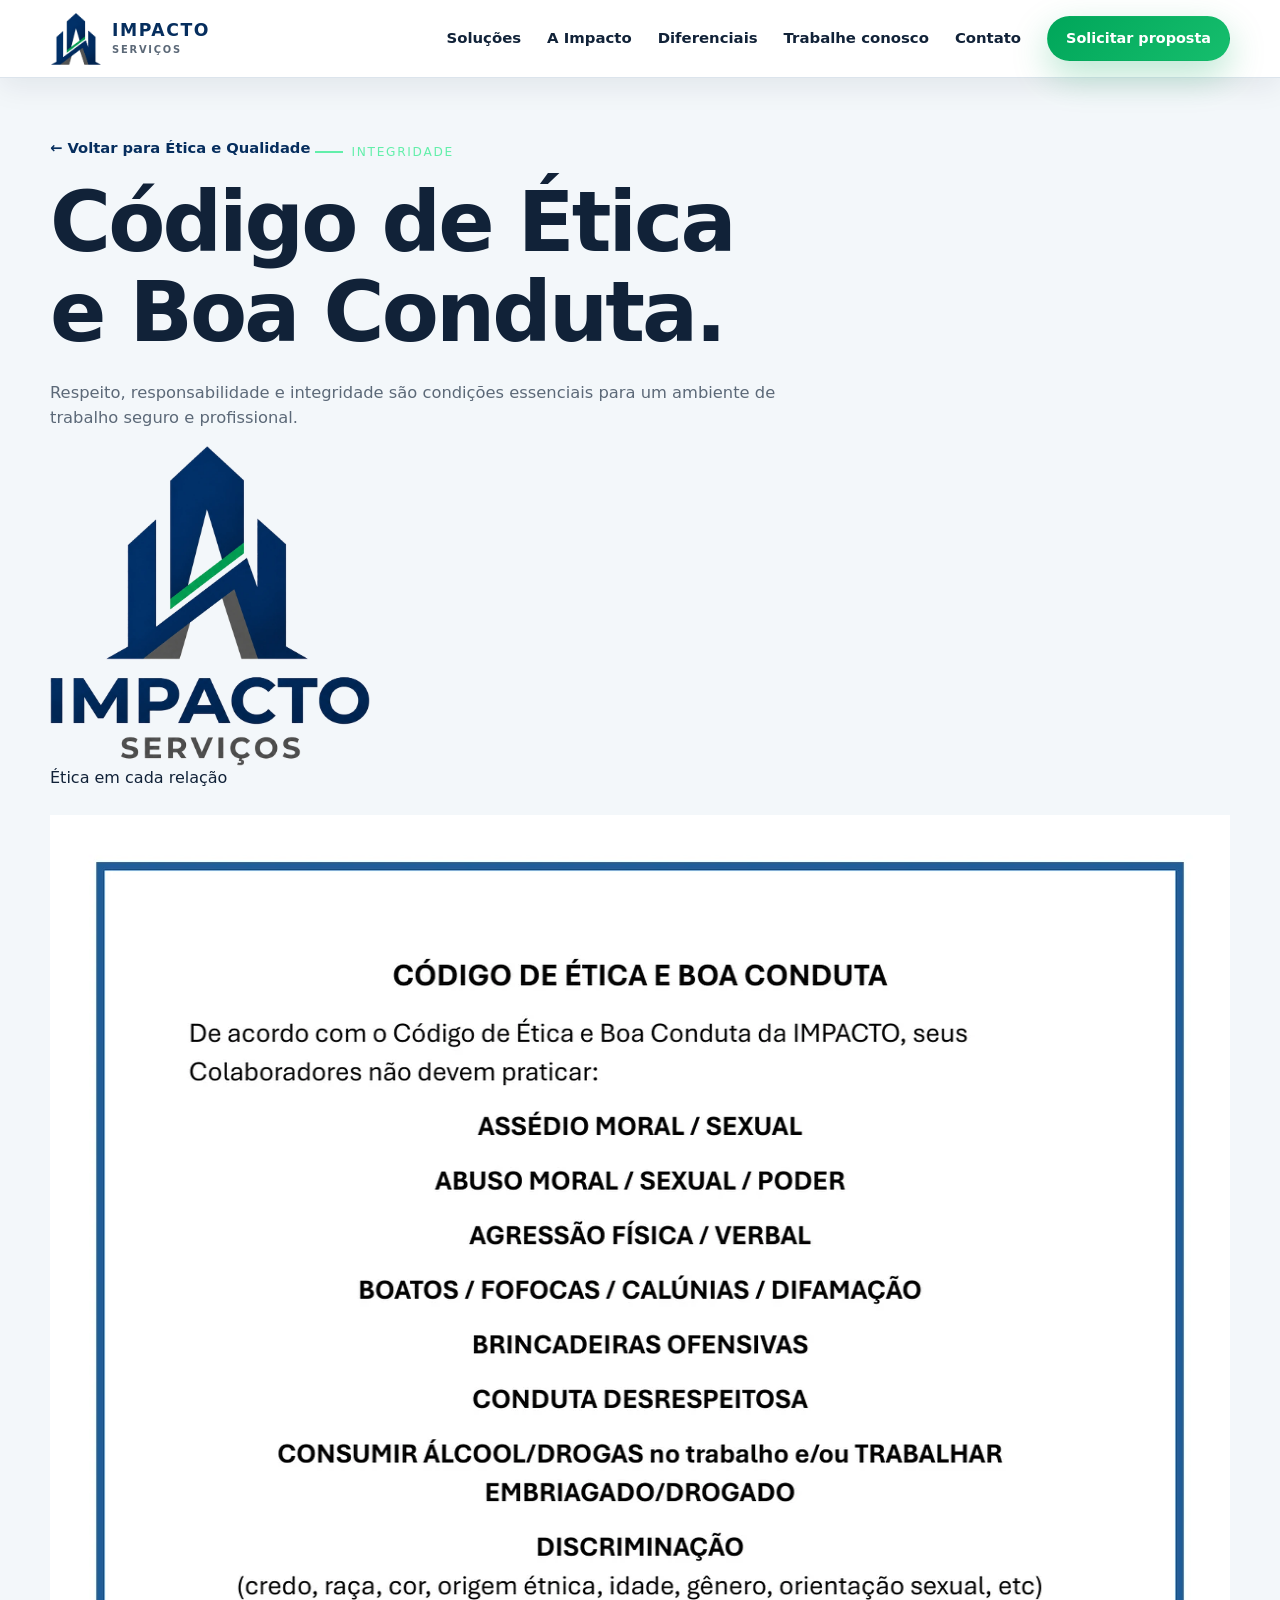
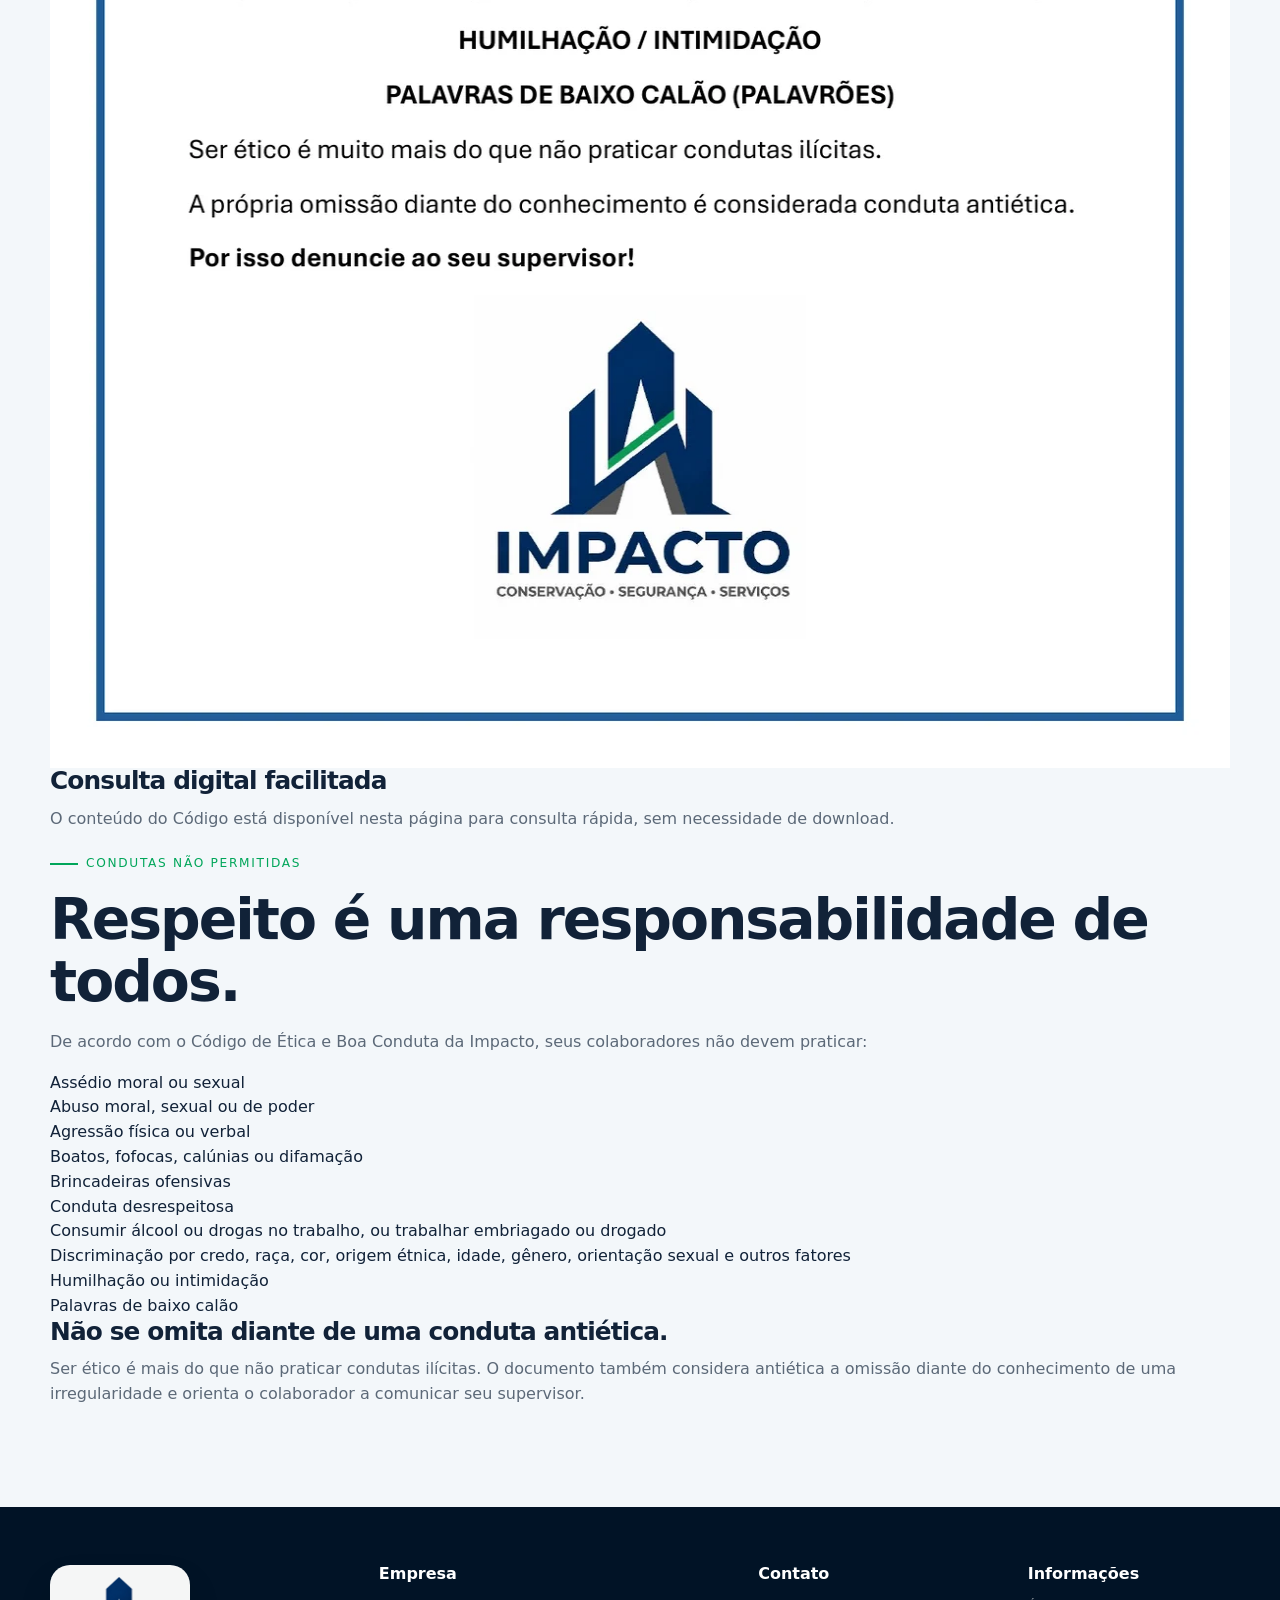
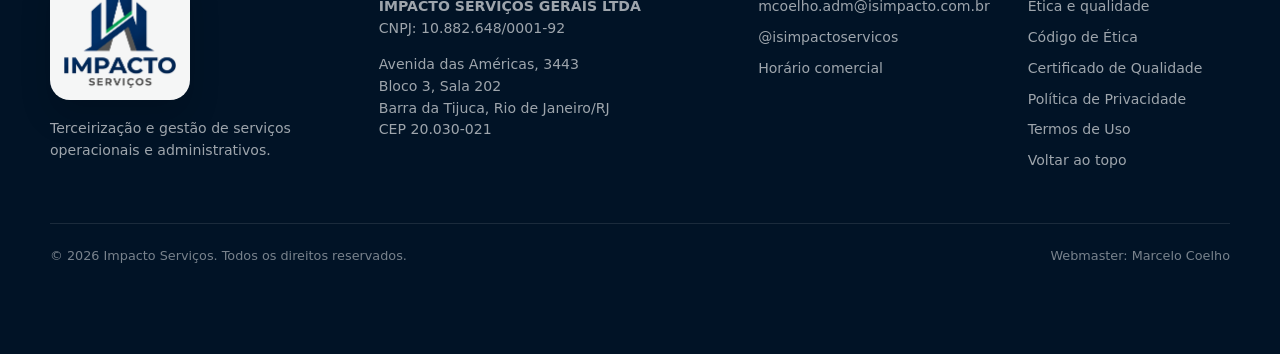
<file: codigo-de-etica.html>
<!doctype html>
<html lang="pt-BR">
<head>
  <meta charset="utf-8" />
  <meta name="viewport" content="width=device-width, initial-scale=1, viewport-fit=cover" />
  <meta name="theme-color" content="#062e5e" />
  <meta name="description" content="Código de Ética e Boa Conduta da Impacto Serviços." />
  <meta name="robots" content="index,follow" />
  <link rel="canonical" href="https://isimpacto.com.br/codigo-de-etica" />
  <link rel="icon" type="image/png" href="favicon.png" />
  <link rel="manifest" href="site.webmanifest" />
  <link rel="stylesheet" href="styles.css" />
  <title>Código de Ética e Boa Conduta | Impacto Serviços</title>
</head>
<body class="inner-page">
  <a class="skip-link" href="#conteudo">Ir para o conteúdo</a>
  <header class="site-header" id="topo">
    <div class="container header-inner">
      <a class="brand" href="index.html#topo" aria-label="Impacto Serviços, início"><img src="assets/images/logo-mark.webp" alt="" width="52" height="52" /><span><strong>IMPACTO</strong><small>SERVIÇOS</small></span></a>
      <button class="menu-toggle" type="button" aria-expanded="false" aria-controls="menu-principal" aria-label="Abrir menu"><span></span><span></span><span></span></button>
      <nav class="main-nav" id="menu-principal" aria-label="Navegação principal"><a href="index.html#solucoes">Soluções</a><a href="index.html#impacto">A Impacto</a><a href="index.html#diferenciais">Diferenciais</a><a href="index.html#trabalhe">Trabalhe conosco</a><a href="index.html#contato">Contato</a><a class="btn btn-sm btn-primary nav-cta" href="index.html#proposta">Solicitar proposta</a></nav>
    </div>
  </header>

  <main id="conteudo" class="page-shell">
    <section class="page-hero page-hero-branding">
      <div class="container page-hero-grid">
        <div>
          <a class="back-link" href="etica-e-qualidade.html">← Voltar para Ética e Qualidade</a>
          <span class="eyebrow eyebrow-light">Integridade</span>
          <h1>Código de Ética e Boa Conduta.</h1>
          <p>Respeito, responsabilidade e integridade são condições essenciais para um ambiente de trabalho seguro e profissional.</p>
        </div>
        <aside class="page-hero-card">
          <div class="page-hero-logo-frame">
            <img src="assets/images/logo-impacto.webp" alt="Logomarca da Impacto Serviços" width="320" height="320" loading="eager" />
            <span>Ética em cada relação</span>
          </div>
        </aside>
      </div>
    </section>

    <section class="page-form-section">
      <div class="container document-detail-grid">
        <div class="document-preview-card reveal">
          <img src="assets/images/codigo-etica-preview.webp" alt="Código de Ética e Boa Conduta da Impacto" width="1200" height="1553" />
          <div class="ethics-callout"><h3>Consulta digital facilitada</h3><p>O conteúdo do Código está disponível nesta página para consulta rápida, sem necessidade de download.</p></div>
        </div>

        <article class="document-content-card reveal">
          <span class="eyebrow">Condutas não permitidas</span>
          <h2>Respeito é uma responsabilidade de todos.</h2>
          <p>De acordo com o Código de Ética e Boa Conduta da Impacto, seus colaboradores não devem praticar:</p>
          <div class="conduct-list">
            <div>Assédio moral ou sexual</div>
            <div>Abuso moral, sexual ou de poder</div>
            <div>Agressão física ou verbal</div>
            <div>Boatos, fofocas, calúnias ou difamação</div>
            <div>Brincadeiras ofensivas</div>
            <div>Conduta desrespeitosa</div>
            <div>Consumir álcool ou drogas no trabalho, ou trabalhar embriagado ou drogado</div>
            <div>Discriminação por credo, raça, cor, origem étnica, idade, gênero, orientação sexual e outros fatores</div>
            <div>Humilhação ou intimidação</div>
            <div>Palavras de baixo calão</div>
          </div>
          <aside class="ethics-callout">
            <h3>Não se omita diante de uma conduta antiética.</h3>
            <p>Ser ético é mais do que não praticar condutas ilícitas. O documento também considera antiética a omissão diante do conhecimento de uma irregularidade e orienta o colaborador a comunicar seu supervisor.</p>
          </aside>
        </article>
      </div>
    </section>
  </main>

  <footer class="site-footer">
    <div class="container footer-grid">
      <div class="footer-brand"><img class="footer-logo" src="assets/images/logo-impacto.webp" alt="Impacto Serviços" width="180" height="180" loading="lazy" /><p>Terceirização e gestão de serviços operacionais e administrativos.</p></div>
      <div><h2>Empresa</h2><p><strong>IMPACTO SERVIÇOS GERAIS LTDA</strong><br />CNPJ: 10.882.648/0001-92</p><p>Avenida das Américas, 3443<br />Bloco 3, Sala 202<br />Barra da Tijuca, Rio de Janeiro/RJ<br />CEP 20.030-021</p></div>
      <div><h2>Contato</h2><a href="mailto:mcoelho.adm@isimpacto.com.br">mcoelho.adm@isimpacto.com.br</a><a href="https://www.instagram.com/isimpactoservicos/" target="_blank" rel="noopener noreferrer">@isimpactoservicos</a><p>Horário comercial</p></div>
      <div><h2>Informações</h2><a href="etica-e-qualidade.html">Ética e qualidade</a><a href="codigo-de-etica.html">Código de Ética</a><a href="certificado-qualidade.html">Certificado de Qualidade</a><a href="privacidade.html">Política de Privacidade</a><a href="termos.html">Termos de Uso</a><a href="#topo">Voltar ao topo</a></div>
    </div>
    <div class="container footer-bottom"><span>© <span id="current-year"></span> Impacto Serviços. Todos os direitos reservados.</span><span>Webmaster: Marcelo Coelho</span></div>
  </footer>
  <script src="script.js" defer></script>
</body>
</html>
</file>
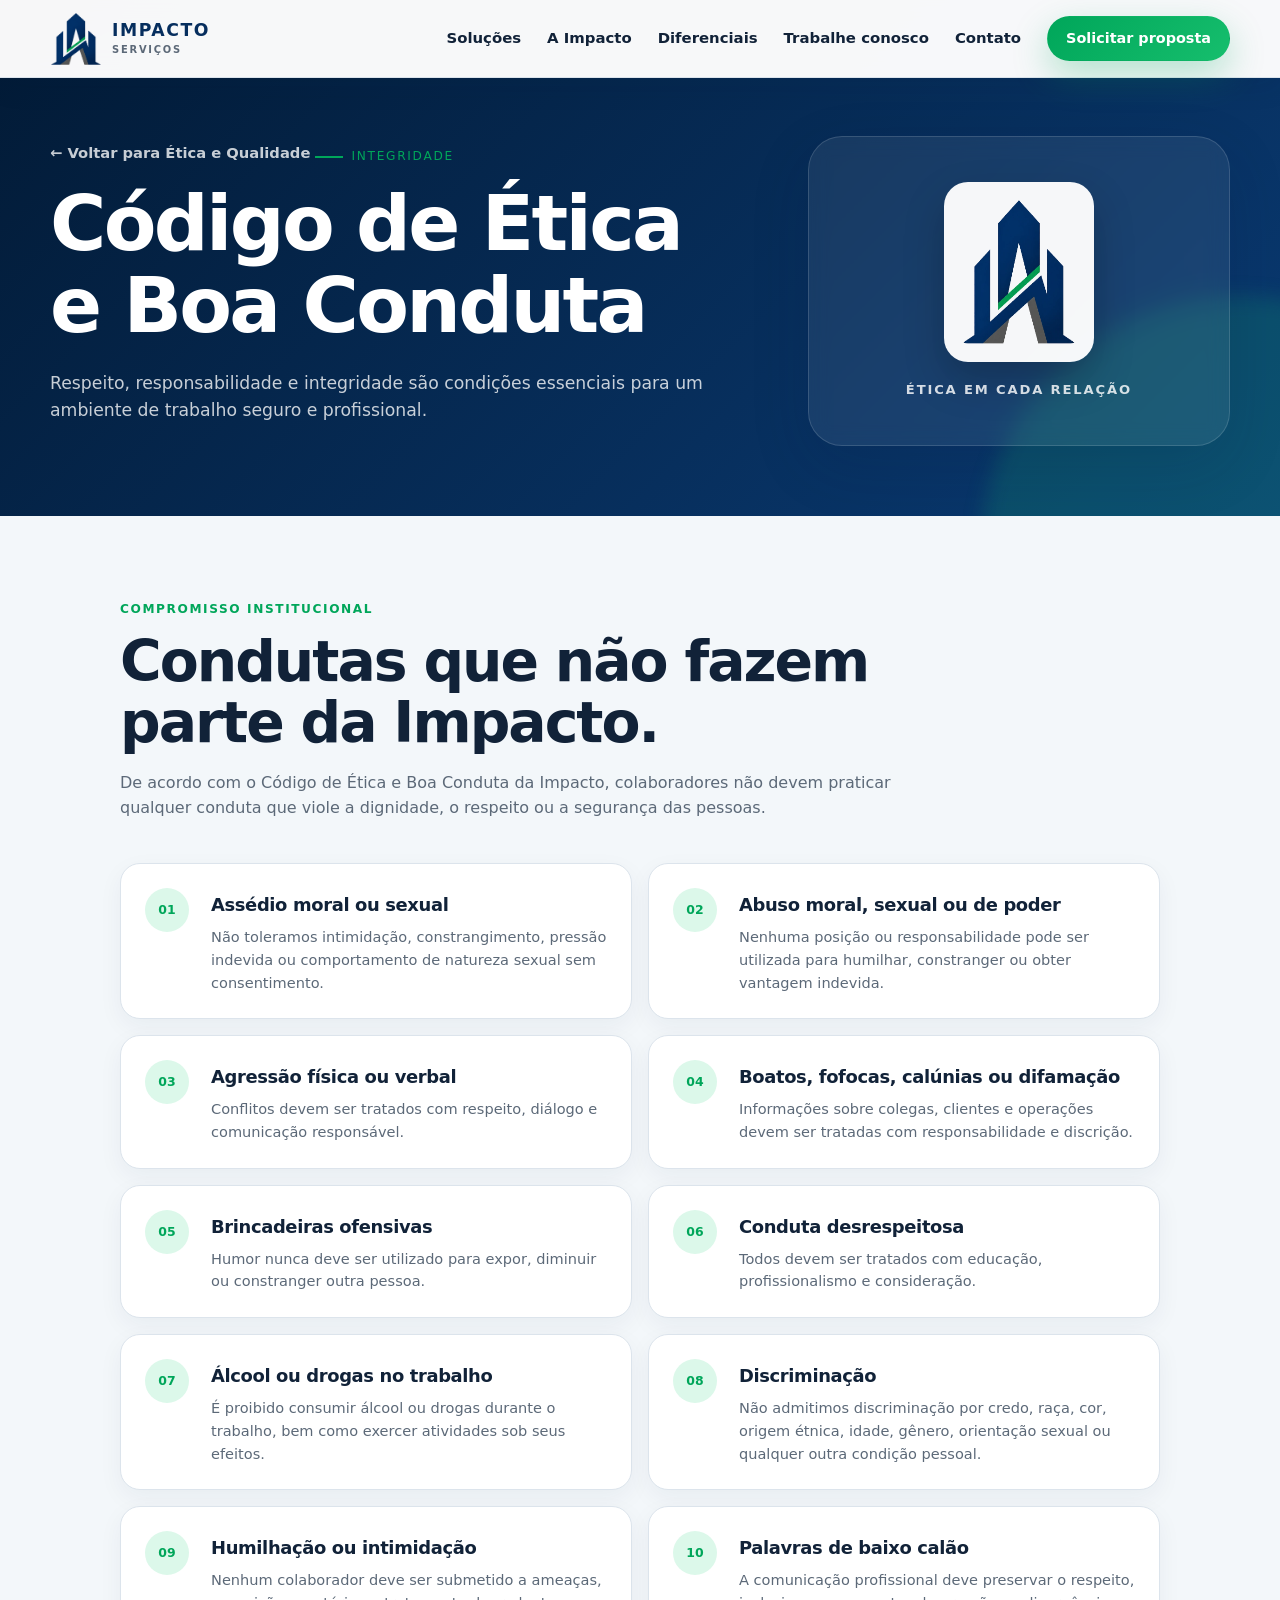
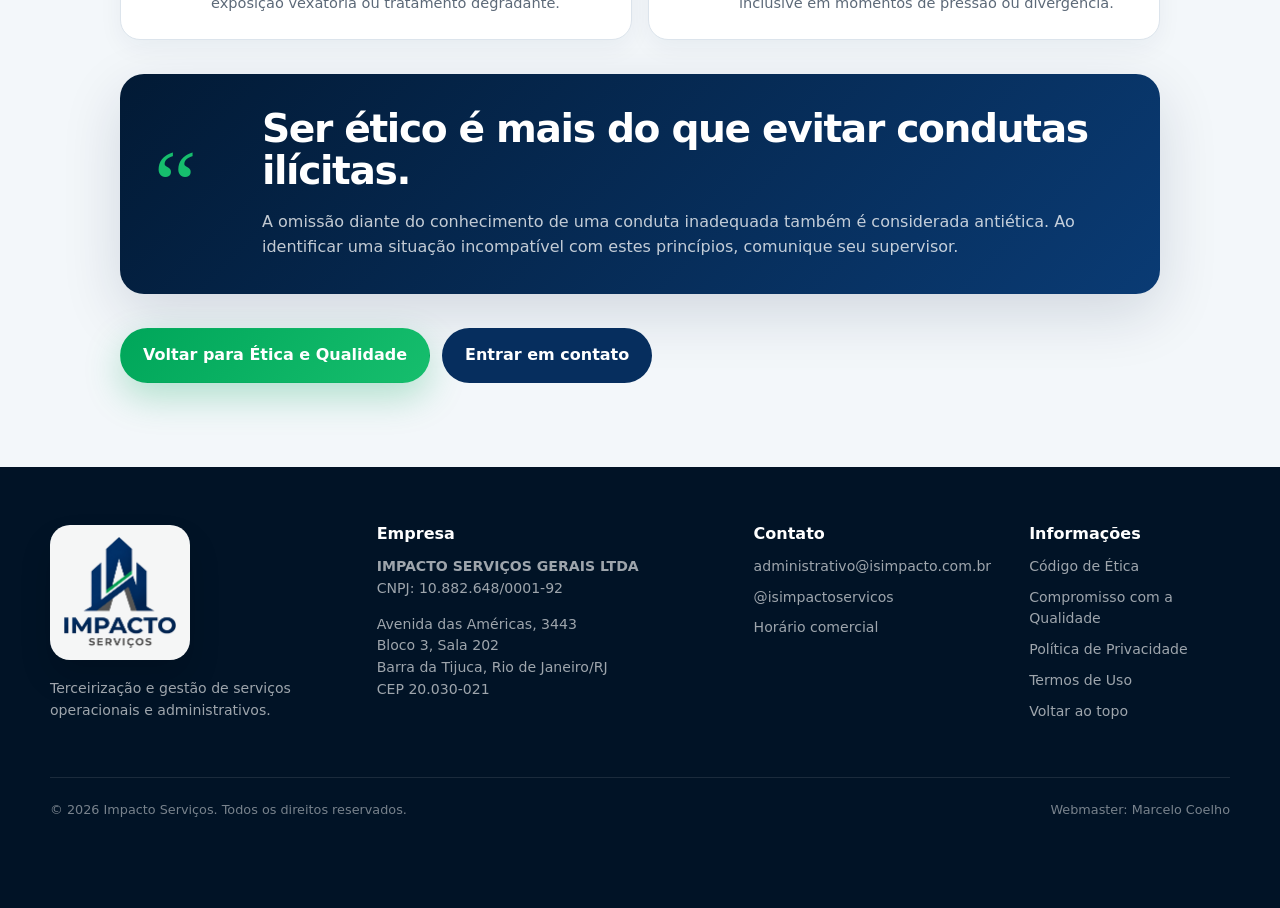
<file: codigo-etica.html>
<!doctype html>
<html lang="pt-BR">
<head>
  <meta charset="utf-8" />
  <meta name="viewport" content="width=device-width, initial-scale=1, viewport-fit=cover" />
  <meta name="theme-color" content="#062e5e" />
  <meta name="description" content="Código de Ética e Boa Conduta da Impacto Serviços." />
  <meta name="robots" content="index,follow" />
  <link rel="canonical" href="https://isimpacto.com.br/codigo-etica" />
  <link rel="icon" type="image/png" href="favicon.png" />
  <link rel="manifest" href="site.webmanifest" />
  <link rel="stylesheet" href="styles.css" />
  <title>Código de Ética e Boa Conduta | Impacto Serviços</title>
</head>
<body class="inner-page ethics-page">
  <a class="skip-link" href="#conteudo">Ir para o conteúdo</a>

  <header class="site-header" id="topo">
    <div class="container header-inner">
      <a class="brand" href="index.html#topo" aria-label="Impacto Serviços, início">
        <img src="assets/images/logo-mark.webp" alt="" width="52" height="52" />
        <span><strong>IMPACTO</strong><small>SERVIÇOS</small></span>
      </a>
      <button class="menu-toggle" type="button" aria-expanded="false" aria-controls="menu-principal" aria-label="Abrir menu">
        <span></span><span></span><span></span>
      </button>
      <nav class="main-nav" id="menu-principal" aria-label="Navegação principal">
        <a href="index.html#solucoes">Soluções</a>
        <a href="index.html#impacto">A Impacto</a>
        <a href="index.html#diferenciais">Diferenciais</a>
        <a href="index.html#trabalhe">Trabalhe conosco</a>
        <a href="index.html#contato">Contato</a>
        <a class="btn btn-sm btn-primary nav-cta" href="index.html#proposta">Solicitar proposta</a>
      </nav>
    </div>
  </header>

  <main id="conteudo">
    <section class="document-hero ethics-hero">
      <div class="container document-hero-grid">
        <div class="reveal">
          <a class="back-link" href="index.html#etica-qualidade">← Voltar para Ética e Qualidade</a>
          <span class="eyebrow">Integridade</span>
          <h1>Código de Ética e Boa Conduta</h1>
          <p>Respeito, responsabilidade e integridade são condições essenciais para um ambiente de trabalho seguro e profissional.</p>
        </div>
        <div class="document-emblem reveal" aria-hidden="true">
          <img src="assets/images/logo-mark.webp" alt="" width="180" height="180" />
          <span>Ética em cada relação</span>
        </div>
      </div>
    </section>

    <section class="section document-section">
      <div class="container narrow-container">
        <article class="document-intro reveal">
          <span class="document-kicker">Compromisso institucional</span>
          <h2>Condutas que não fazem parte da Impacto.</h2>
          <p>De acordo com o Código de Ética e Boa Conduta da Impacto, colaboradores não devem praticar qualquer conduta que viole a dignidade, o respeito ou a segurança das pessoas.</p>
        </article>

        <div class="ethics-grid">
          <article class="ethics-item reveal"><span>01</span><h3>Assédio moral ou sexual</h3><p>Não toleramos intimidação, constrangimento, pressão indevida ou comportamento de natureza sexual sem consentimento.</p></article>
          <article class="ethics-item reveal"><span>02</span><h3>Abuso moral, sexual ou de poder</h3><p>Nenhuma posição ou responsabilidade pode ser utilizada para humilhar, constranger ou obter vantagem indevida.</p></article>
          <article class="ethics-item reveal"><span>03</span><h3>Agressão física ou verbal</h3><p>Conflitos devem ser tratados com respeito, diálogo e comunicação responsável.</p></article>
          <article class="ethics-item reveal"><span>04</span><h3>Boatos, fofocas, calúnias ou difamação</h3><p>Informações sobre colegas, clientes e operações devem ser tratadas com responsabilidade e discrição.</p></article>
          <article class="ethics-item reveal"><span>05</span><h3>Brincadeiras ofensivas</h3><p>Humor nunca deve ser utilizado para expor, diminuir ou constranger outra pessoa.</p></article>
          <article class="ethics-item reveal"><span>06</span><h3>Conduta desrespeitosa</h3><p>Todos devem ser tratados com educação, profissionalismo e consideração.</p></article>
          <article class="ethics-item reveal"><span>07</span><h3>Álcool ou drogas no trabalho</h3><p>É proibido consumir álcool ou drogas durante o trabalho, bem como exercer atividades sob seus efeitos.</p></article>
          <article class="ethics-item reveal"><span>08</span><h3>Discriminação</h3><p>Não admitimos discriminação por credo, raça, cor, origem étnica, idade, gênero, orientação sexual ou qualquer outra condição pessoal.</p></article>
          <article class="ethics-item reveal"><span>09</span><h3>Humilhação ou intimidação</h3><p>Nenhum colaborador deve ser submetido a ameaças, exposição vexatória ou tratamento degradante.</p></article>
          <article class="ethics-item reveal"><span>10</span><h3>Palavras de baixo calão</h3><p>A comunicação profissional deve preservar o respeito, inclusive em momentos de pressão ou divergência.</p></article>
        </div>

        <aside class="ethics-statement reveal">
          <div class="statement-mark" aria-hidden="true">“</div>
          <div>
            <h2>Ser ético é mais do que evitar condutas ilícitas.</h2>
            <p>A omissão diante do conhecimento de uma conduta inadequada também é considerada antiética. Ao identificar uma situação incompatível com estes princípios, comunique seu supervisor.</p>
          </div>
        </aside>

        <div class="document-actions reveal">
          <a class="btn btn-primary" href="index.html#etica-qualidade">Voltar para Ética e Qualidade</a>
          <a class="btn btn-secondary" href="index.html#contato">Entrar em contato</a>
        </div>
      </div>
    </section>
  </main>

  <footer class="site-footer">
    <div class="container footer-grid">
      <div class="footer-brand">
        <img class="footer-logo" src="assets/images/logo-impacto.webp" alt="Impacto Serviços" width="180" height="180" loading="lazy" />
        <p>Terceirização e gestão de serviços operacionais e administrativos.</p>
      </div>
      <div>
        <h2>Empresa</h2>
        <p><strong>IMPACTO SERVIÇOS GERAIS LTDA</strong><br />CNPJ: 10.882.648/0001-92</p>
        <p>Avenida das Américas, 3443<br />Bloco 3, Sala 202<br />Barra da Tijuca, Rio de Janeiro/RJ<br />CEP 20.030-021</p>
      </div>
      <div>
        <h2>Contato</h2>
        <a href="mailto:administrativo@isimpacto.com.br">administrativo@isimpacto.com.br</a>
        <a href="https://www.instagram.com/isimpactoservicos/" target="_blank" rel="noopener noreferrer">@isimpactoservicos</a>
        <p>Horário comercial</p>
      </div>
      <div>
        <h2>Informações</h2>
        <a href="codigo-etica.html">Código de Ética</a>
        <a href="certificado-qualidade.html">Compromisso com a Qualidade</a>
        <a href="privacidade.html">Política de Privacidade</a>
        <a href="termos.html">Termos de Uso</a>
        <a href="#topo">Voltar ao topo</a>
      </div>
    </div>
    <div class="container footer-bottom">
      <span>© <span id="current-year"></span> Impacto Serviços. Todos os direitos reservados.</span>
      <span>Webmaster: Marcelo Coelho</span>
    </div>
  </footer>

  <script src="script.js" defer></script>
</body>
</html>
</file>
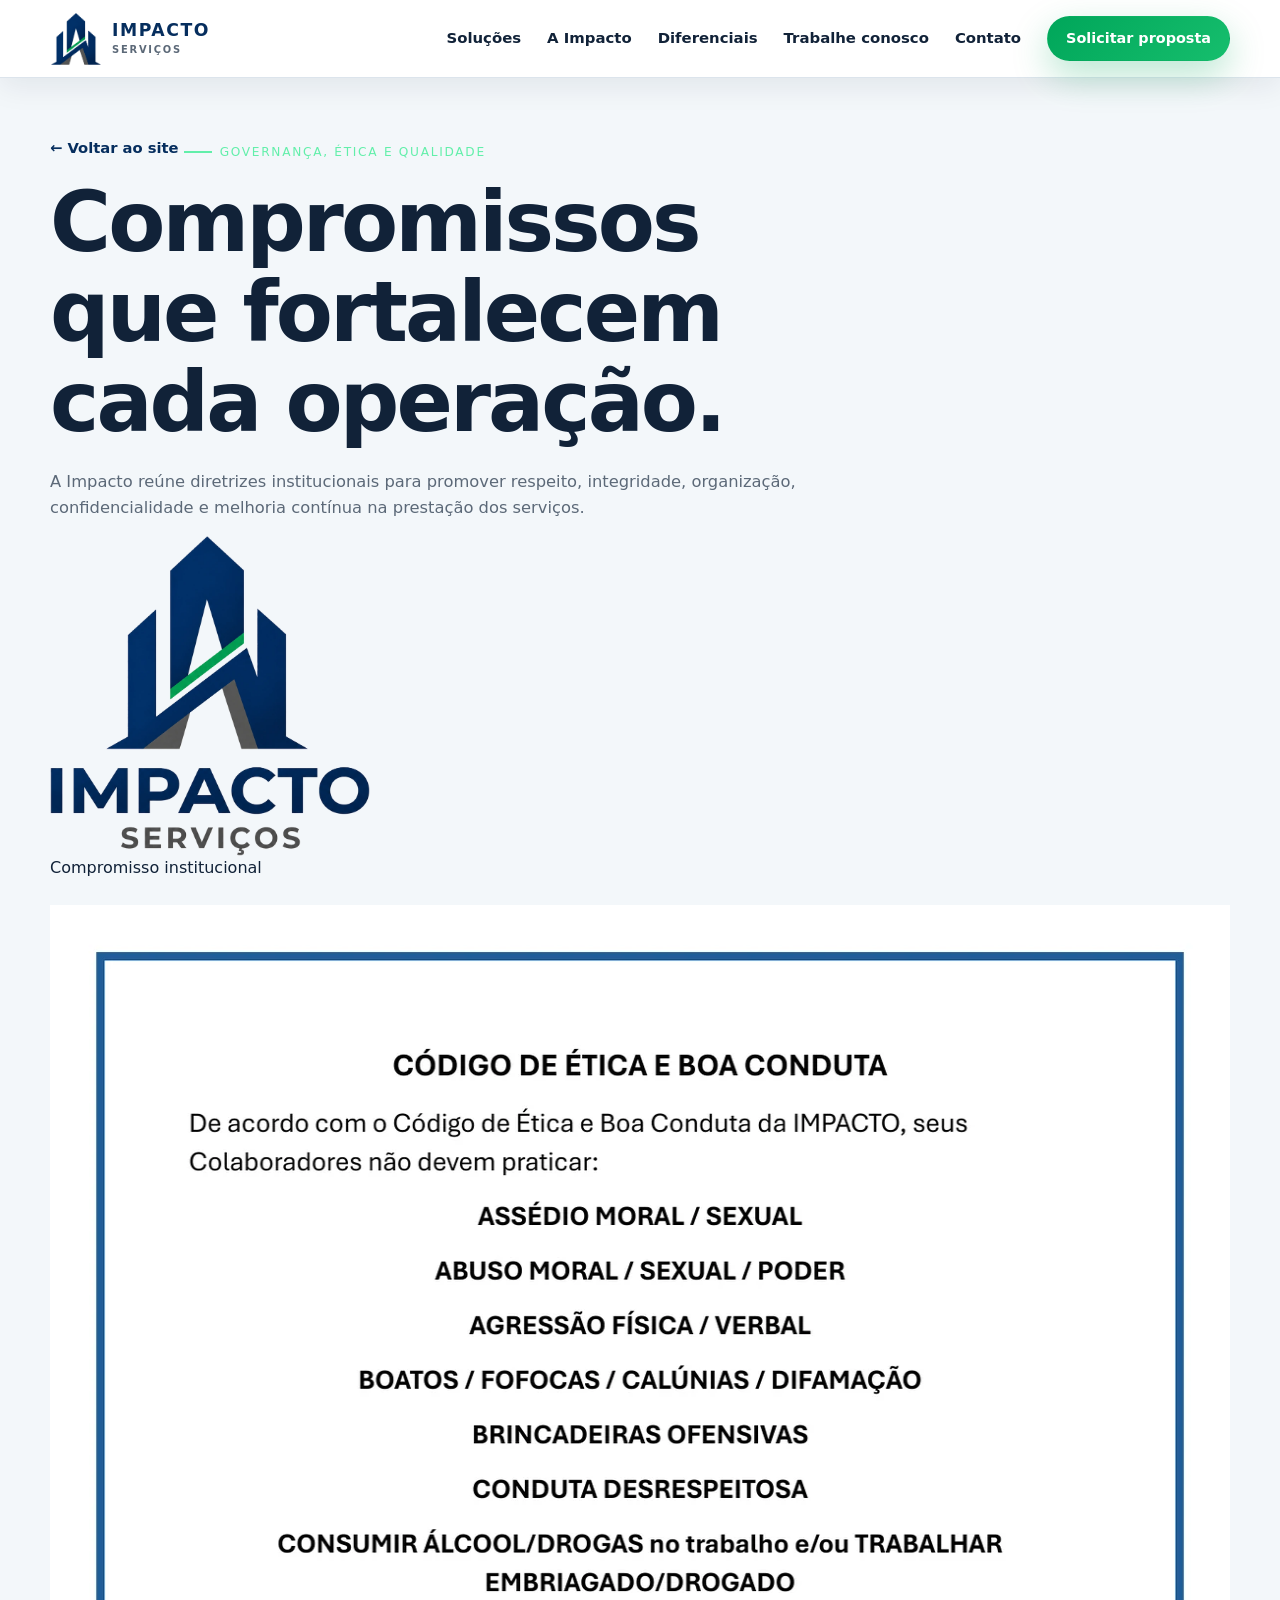
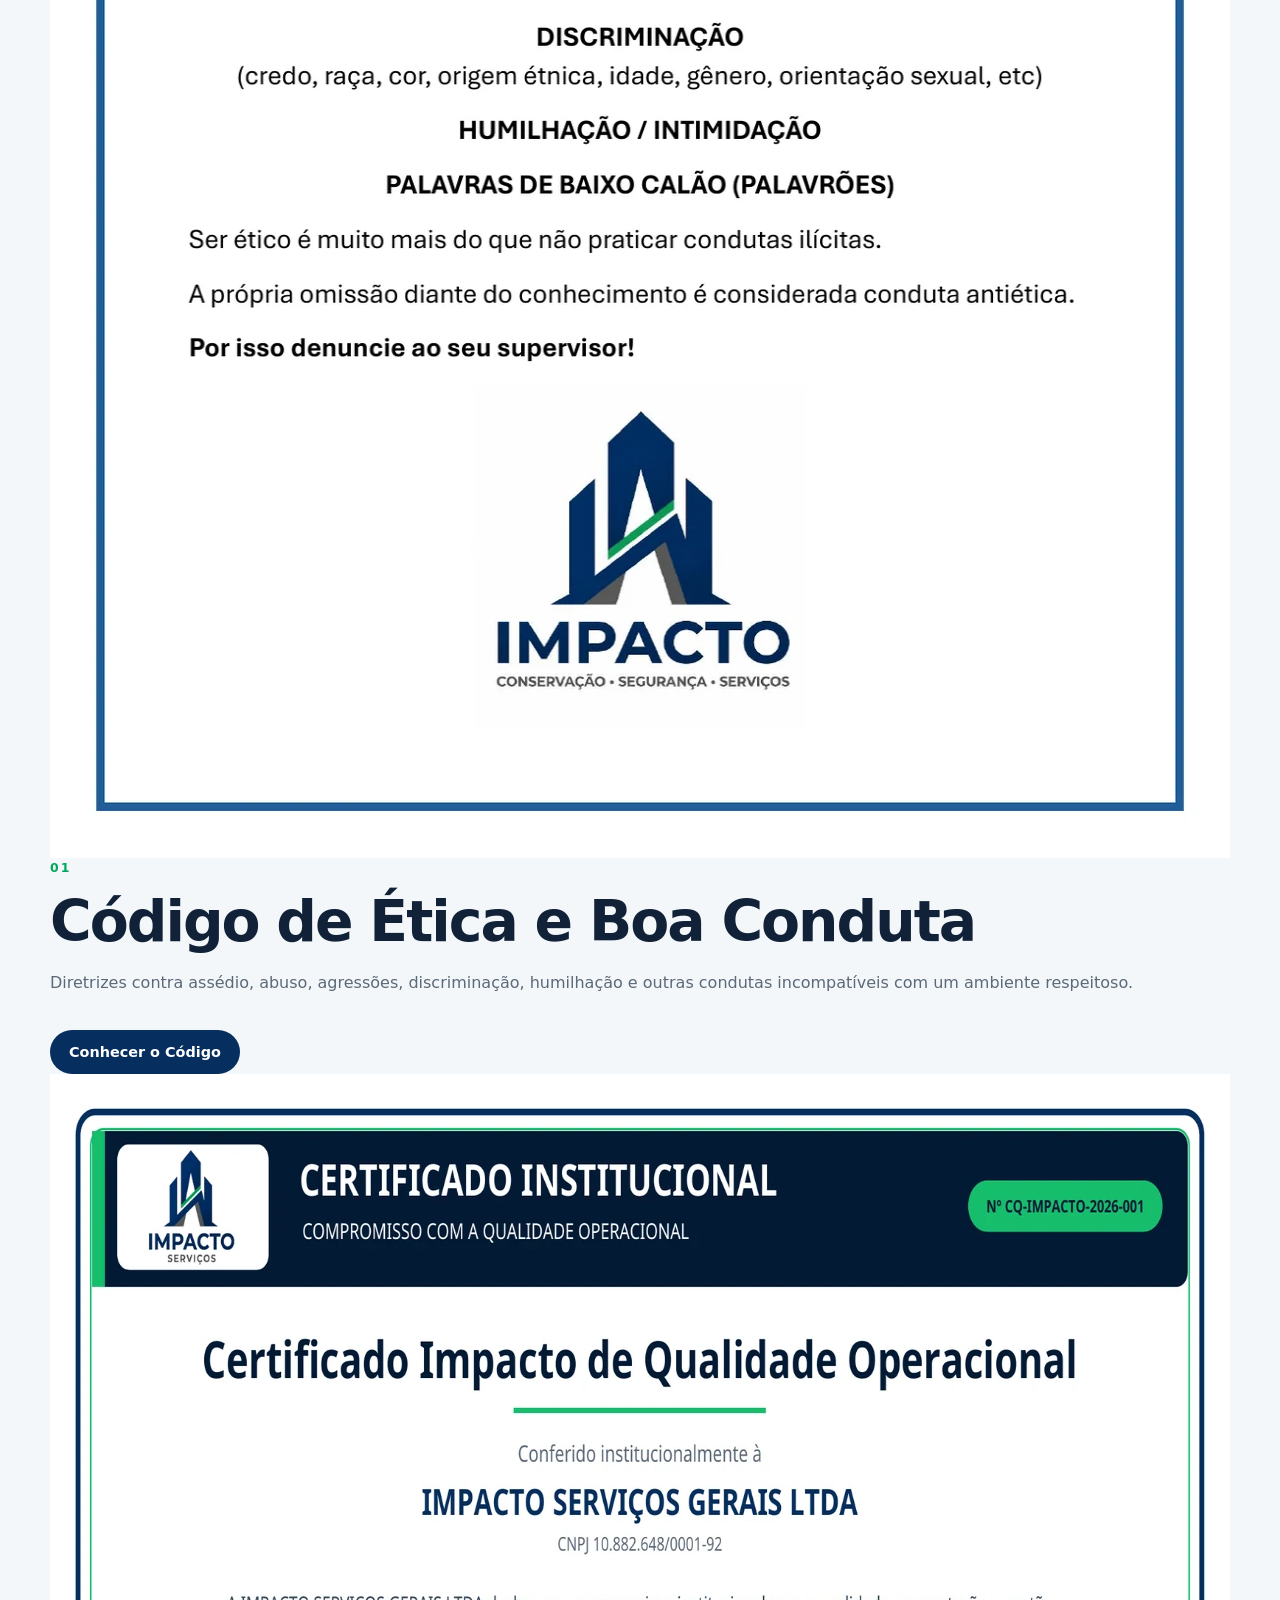
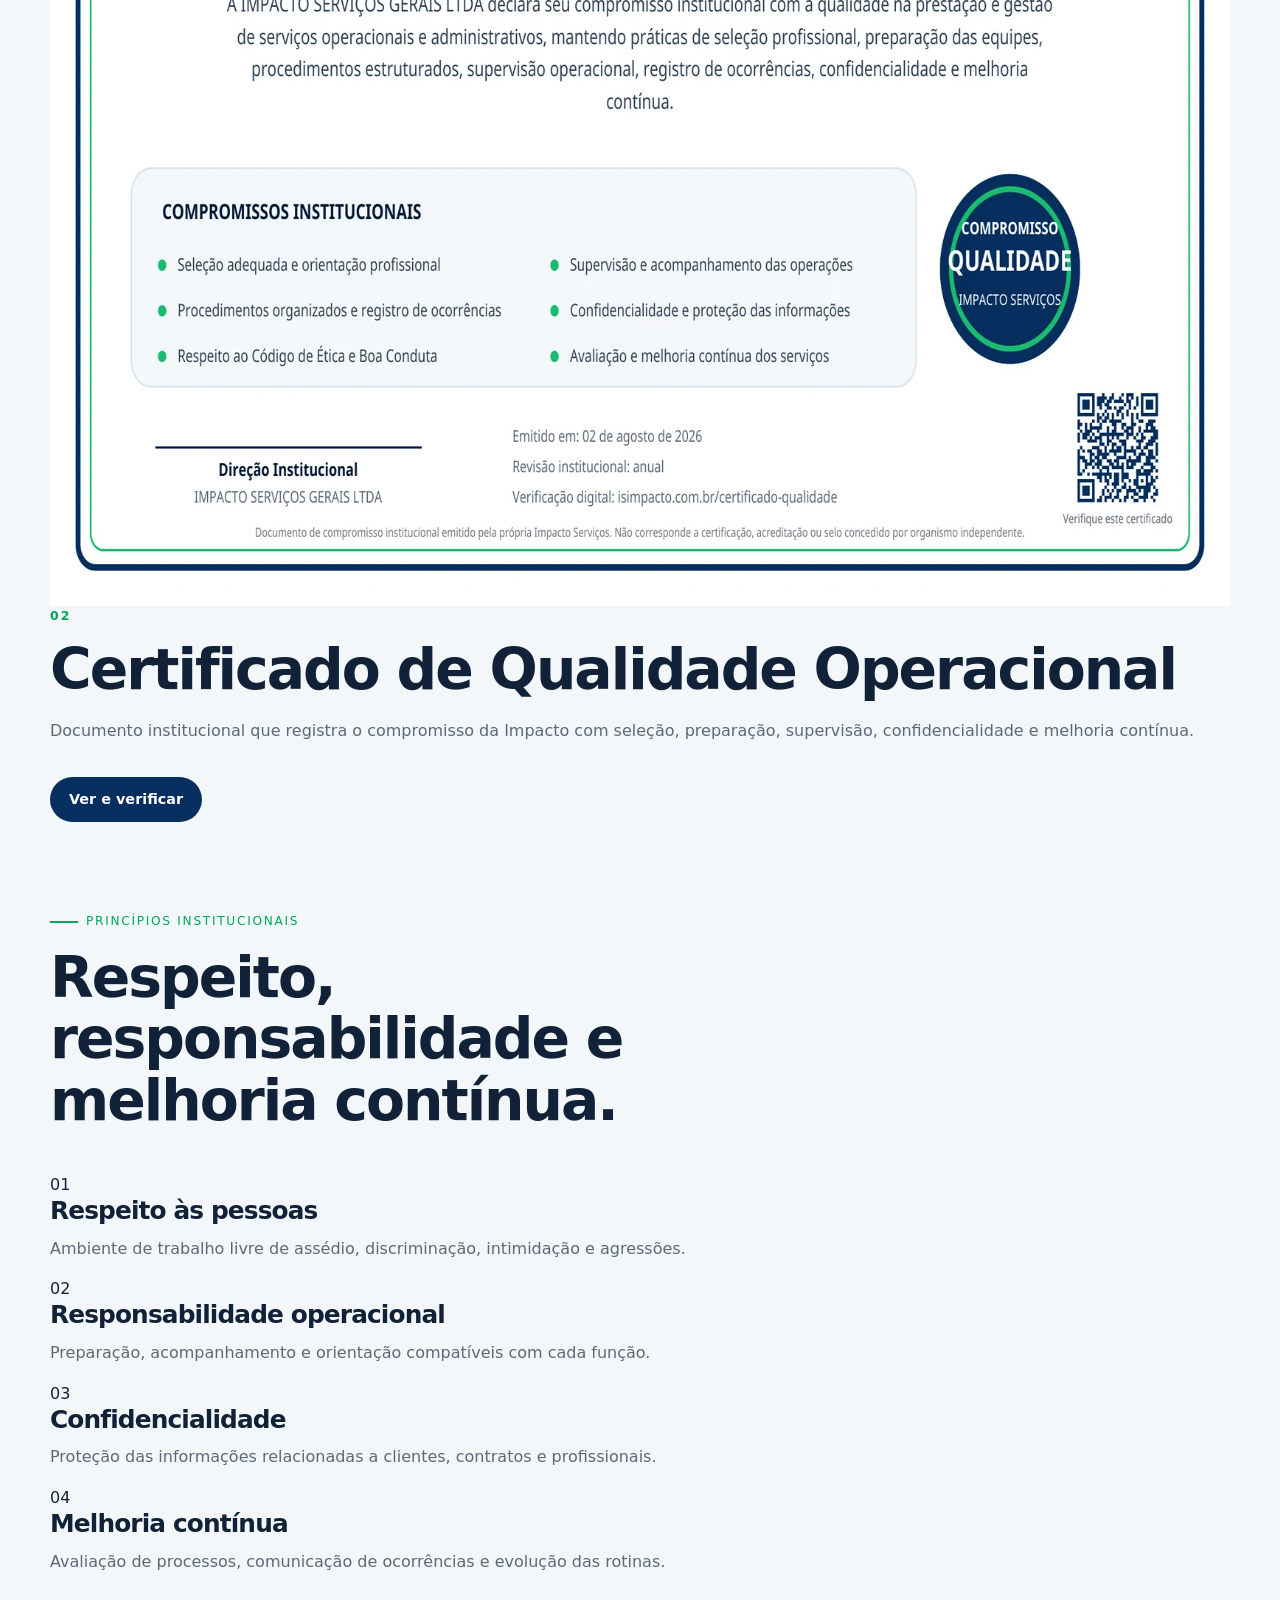
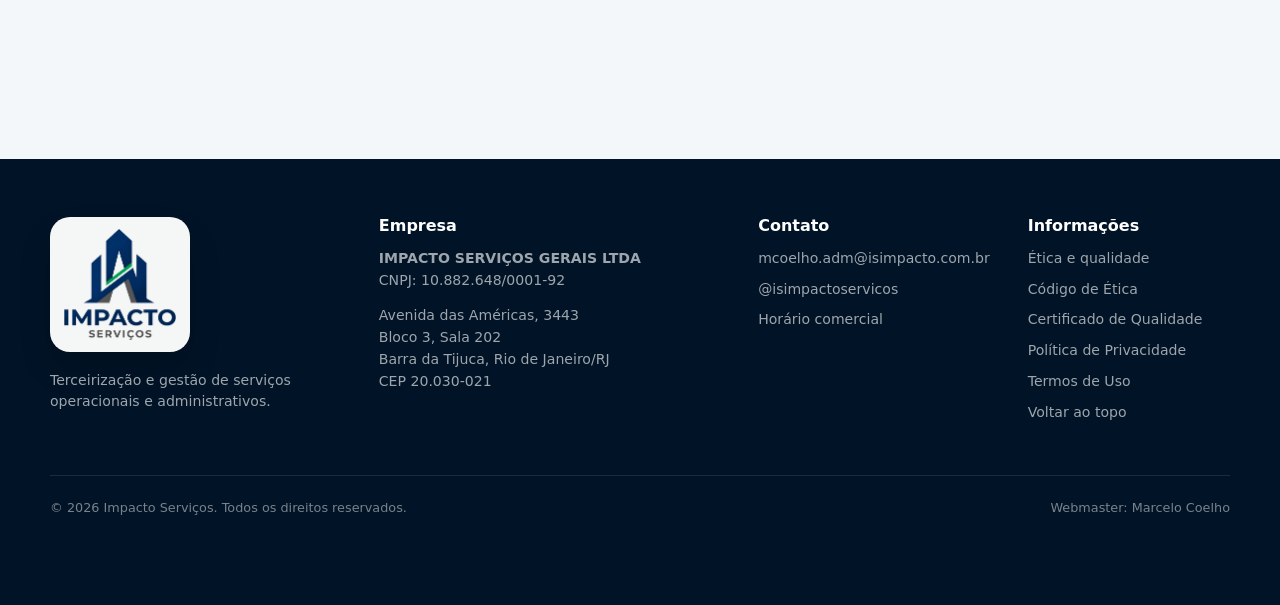
<file: etica-e-qualidade.html>
<!doctype html>
<html lang="pt-BR">
<head>
  <meta charset="utf-8" />
  <meta name="viewport" content="width=device-width, initial-scale=1, viewport-fit=cover" />
  <meta name="theme-color" content="#062e5e" />
  <meta name="description" content="Conheça os compromissos de ética, boa conduta e qualidade operacional da Impacto Serviços." />
  <meta name="robots" content="index,follow" />
  <link rel="canonical" href="https://isimpacto.com.br/etica-e-qualidade" />
  <link rel="icon" type="image/png" href="favicon.png" />
  <link rel="manifest" href="site.webmanifest" />
  <link rel="stylesheet" href="styles.css" />
  <title>Ética e qualidade | Impacto Serviços</title>
</head>
<body class="inner-page">
  <a class="skip-link" href="#conteudo">Ir para o conteúdo</a>

  <header class="site-header" id="topo">
    <div class="container header-inner">
      <a class="brand" href="index.html#topo" aria-label="Impacto Serviços, início">
        <img src="assets/images/logo-mark.webp" alt="" width="52" height="52" />
        <span><strong>IMPACTO</strong><small>SERVIÇOS</small></span>
      </a>
      <button class="menu-toggle" type="button" aria-expanded="false" aria-controls="menu-principal" aria-label="Abrir menu"><span></span><span></span><span></span></button>
      <nav class="main-nav" id="menu-principal" aria-label="Navegação principal">
        <a href="index.html#solucoes">Soluções</a>
        <a href="index.html#impacto">A Impacto</a>
        <a href="index.html#diferenciais">Diferenciais</a>
        <a href="index.html#trabalhe">Trabalhe conosco</a>
        <a href="index.html#contato">Contato</a>
        <a class="btn btn-sm btn-primary nav-cta" href="index.html#proposta">Solicitar proposta</a>
      </nav>
    </div>
  </header>

  <main id="conteudo" class="page-shell">
    <section class="page-hero page-hero-branding">
      <div class="container page-hero-grid">
        <div>
          <a class="back-link" href="index.html#etica">← Voltar ao site</a>
          <span class="eyebrow eyebrow-light">Governança, ética e qualidade</span>
          <h1>Compromissos que fortalecem cada operação.</h1>
          <p>A Impacto reúne diretrizes institucionais para promover respeito, integridade, organização, confidencialidade e melhoria contínua na prestação dos serviços.</p>
        </div>
        <aside class="page-hero-card">
          <div class="page-hero-logo-frame">
            <img src="assets/images/logo-impacto.webp" alt="Logomarca da Impacto Serviços" width="320" height="320" loading="eager" />
            <span>Compromisso institucional</span>
          </div>
        </aside>
      </div>
    </section>

    <section class="page-form-section">
      <div class="container document-grid">
        <article class="document-card reveal">
          <img src="assets/images/codigo-etica-preview.webp" alt="Prévia do Código de Ética e Boa Conduta da Impacto" loading="lazy" width="1200" height="1553" />
          <div class="document-card-body">
            <span class="card-number">01</span>
            <h2>Código de Ética e Boa Conduta</h2>
            <p>Diretrizes contra assédio, abuso, agressões, discriminação, humilhação e outras condutas incompatíveis com um ambiente respeitoso.</p>
            <div class="document-actions">
              <a class="btn btn-secondary btn-sm" href="codigo-de-etica.html">Conhecer o Código</a>
              
            </div>
          </div>
        </article>

        <article class="document-card reveal">
          <img src="assets/images/certificado-qualidade-preview.webp" alt="Prévia do Certificado Impacto de Qualidade Operacional" loading="lazy" width="1600" height="1132" />
          <div class="document-card-body">
            <span class="card-number">02</span>
            <h2>Certificado de Qualidade Operacional</h2>
            <p>Documento institucional que registra o compromisso da Impacto com seleção, preparação, supervisão, confidencialidade e melhoria contínua.</p>
            <div class="document-actions">
              <a class="btn btn-secondary btn-sm" href="certificado-qualidade.html">Ver e verificar</a>
              
            </div>
          </div>
        </article>
      </div>
    </section>

    <section class="section quality-principles-section">
      <div class="container">
        <div class="section-heading reveal">
          <span class="eyebrow">Princípios institucionais</span>
          <h2>Respeito, responsabilidade e melhoria contínua.</h2>
        </div>
        <div class="principles-grid">
          <article class="principle-card reveal"><span>01</span><h3>Respeito às pessoas</h3><p>Ambiente de trabalho livre de assédio, discriminação, intimidação e agressões.</p></article>
          <article class="principle-card reveal"><span>02</span><h3>Responsabilidade operacional</h3><p>Preparação, acompanhamento e orientação compatíveis com cada função.</p></article>
          <article class="principle-card reveal"><span>03</span><h3>Confidencialidade</h3><p>Proteção das informações relacionadas a clientes, contratos e profissionais.</p></article>
          <article class="principle-card reveal"><span>04</span><h3>Melhoria contínua</h3><p>Avaliação de processos, comunicação de ocorrências e evolução das rotinas.</p></article>
        </div>
      </div>
    </section>
  </main>

  <footer class="site-footer">
    <div class="container footer-grid">
      <div class="footer-brand"><img class="footer-logo" src="assets/images/logo-impacto.webp" alt="Impacto Serviços" width="180" height="180" loading="lazy" /><p>Terceirização e gestão de serviços operacionais e administrativos.</p></div>
      <div><h2>Empresa</h2><p><strong>IMPACTO SERVIÇOS GERAIS LTDA</strong><br />CNPJ: 10.882.648/0001-92</p><p>Avenida das Américas, 3443<br />Bloco 3, Sala 202<br />Barra da Tijuca, Rio de Janeiro/RJ<br />CEP 20.030-021</p></div>
      <div><h2>Contato</h2><a href="mailto:mcoelho.adm@isimpacto.com.br">mcoelho.adm@isimpacto.com.br</a><a href="https://www.instagram.com/isimpactoservicos/" target="_blank" rel="noopener noreferrer">@isimpactoservicos</a><p>Horário comercial</p></div>
      <div><h2>Informações</h2><a href="etica-e-qualidade.html">Ética e qualidade</a><a href="codigo-de-etica.html">Código de Ética</a><a href="certificado-qualidade.html">Certificado de Qualidade</a><a href="privacidade.html">Política de Privacidade</a><a href="termos.html">Termos de Uso</a><a href="#topo">Voltar ao topo</a></div>
    </div>
    <div class="container footer-bottom"><span>© <span id="current-year"></span> Impacto Serviços. Todos os direitos reservados.</span><span>Webmaster: Marcelo Coelho</span></div>
  </footer>
  <script src="script.js" defer></script>
</body>
</html>
</file>
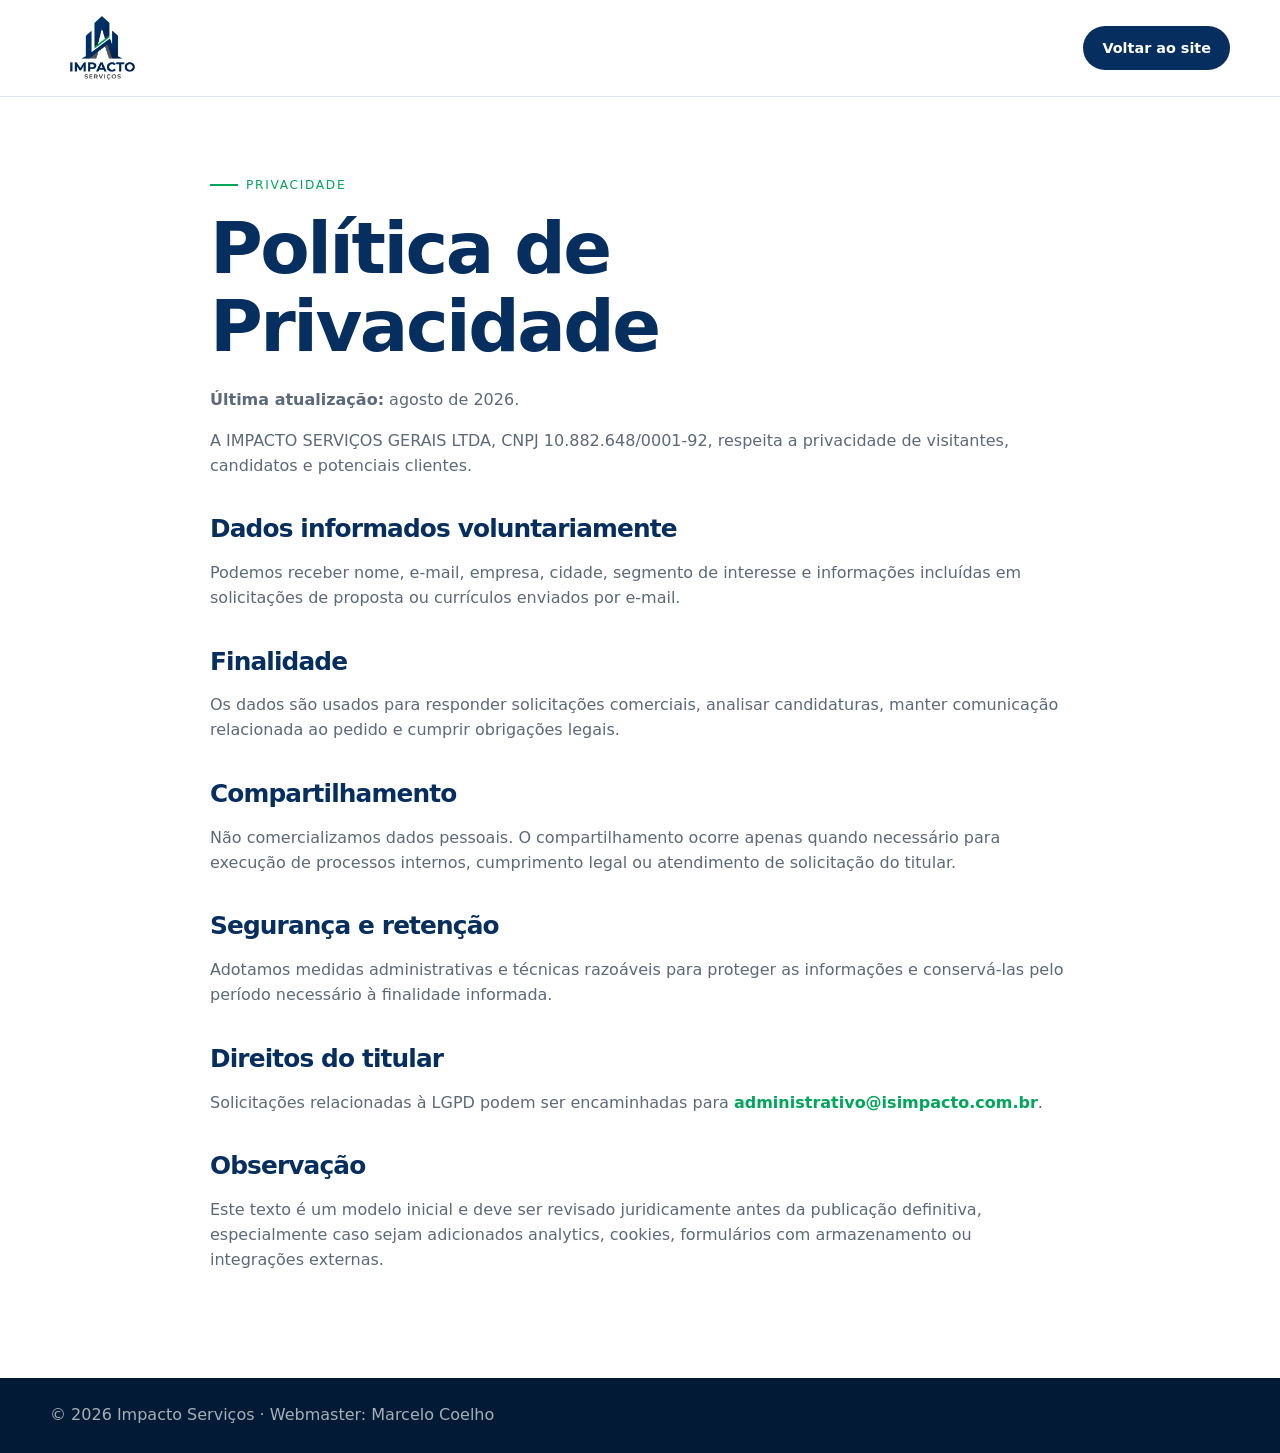
<file: privacidade.html>
<!doctype html>
<html lang="pt-BR">
<head>
  <meta charset="utf-8" />
  <meta name="viewport" content="width=device-width, initial-scale=1" />
  <meta name="theme-color" content="#062e5e" />
  <link rel="icon" type="image/png" href="favicon.png" />
  <link rel="stylesheet" href="styles.css" />
  <title>Política de Privacidade | Impacto Serviços</title>
</head>
<body>
  <header class="legal-header">
    <div class="container legal-nav"><a href="index.html"><img src="assets/images/logo-impacto.webp" alt="Impacto Serviços" width="130" height="130" /></a><a class="btn btn-secondary btn-sm" href="index.html">Voltar ao site</a></div>
  </header>
  <main class="legal-page container">
    <span class="eyebrow">Privacidade</span>
    <h1>Política de Privacidade</h1>
    <p><strong>Última atualização:</strong> agosto de 2026.</p>
    <p>A IMPACTO SERVIÇOS GERAIS LTDA, CNPJ 10.882.648/0001-92, respeita a privacidade de visitantes, candidatos e potenciais clientes.</p>
    <h2>Dados informados voluntariamente</h2>
    <p>Podemos receber nome, e-mail, empresa, cidade, segmento de interesse e informações incluídas em solicitações de proposta ou currículos enviados por e-mail.</p>
    <h2>Finalidade</h2>
    <p>Os dados são usados para responder solicitações comerciais, analisar candidaturas, manter comunicação relacionada ao pedido e cumprir obrigações legais.</p>
    <h2>Compartilhamento</h2>
    <p>Não comercializamos dados pessoais. O compartilhamento ocorre apenas quando necessário para execução de processos internos, cumprimento legal ou atendimento de solicitação do titular.</p>
    <h2>Segurança e retenção</h2>
    <p>Adotamos medidas administrativas e técnicas razoáveis para proteger as informações e conservá-las pelo período necessário à finalidade informada.</p>
    <h2>Direitos do titular</h2>
    <p>Solicitações relacionadas à LGPD podem ser encaminhadas para <a href="mailto:administrativo@isimpacto.com.br"><strong>administrativo@isimpacto.com.br</strong></a>.</p>
    <h2>Observação</h2>
    <p>Este texto é um modelo inicial e deve ser revisado juridicamente antes da publicação definitiva, especialmente caso sejam adicionados analytics, cookies, formulários com armazenamento ou integrações externas.</p>
  </main>
  <footer class="legal-footer"><div class="container">© 2026 Impacto Serviços · Webmaster: Marcelo Coelho</div></footer>
  <style>
    .legal-header{padding:16px 0;border-bottom:1px solid var(--line);background:#fff}.legal-nav{display:flex;justify-content:space-between;align-items:center}.legal-nav img{width:105px;height:64px;object-fit:contain}.legal-page{max-width:860px;padding-top:72px;padding-bottom:90px}.legal-page h1{color:var(--navy-900);font-size:clamp(2.5rem,7vw,4.5rem)}.legal-page h2{margin-top:38px;color:var(--navy-900);font-size:1.55rem}.legal-page a{color:var(--green-600)}.legal-footer{padding:25px 0;color:rgba(255,255,255,.65);background:var(--navy-950)}
  </style>
</body>
</html>
</file>
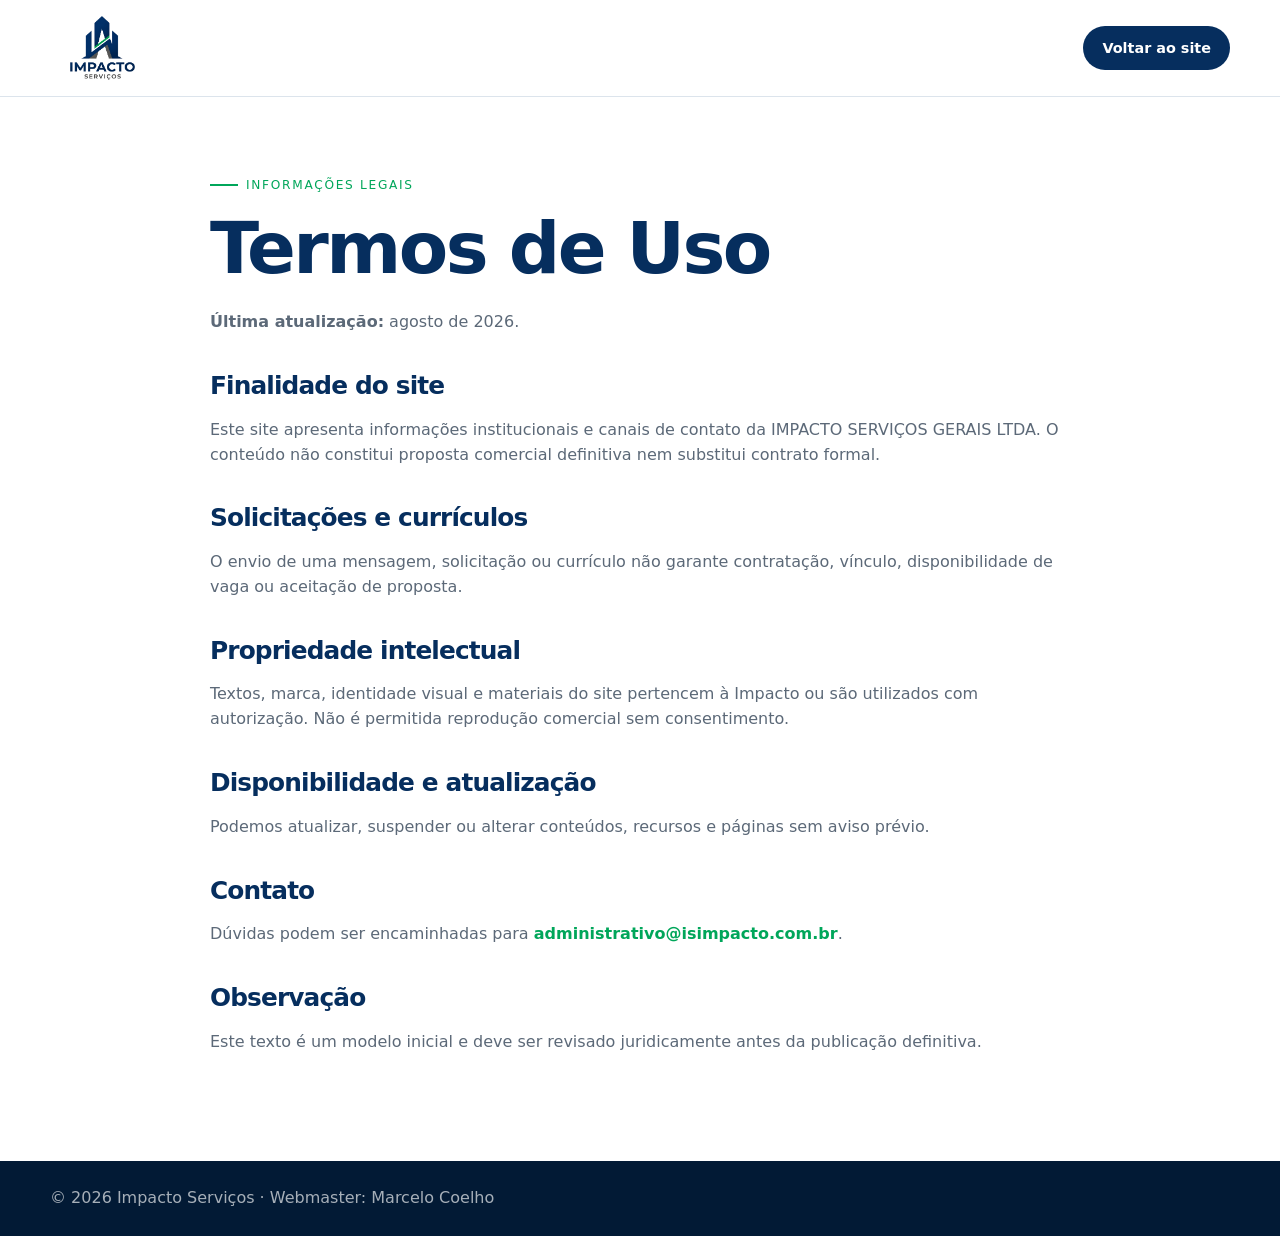
<file: termos.html>
<!doctype html>
<html lang="pt-BR">
<head>
  <meta charset="utf-8" />
  <meta name="viewport" content="width=device-width, initial-scale=1" />
  <meta name="theme-color" content="#062e5e" />
  <link rel="icon" type="image/png" href="favicon.png" />
  <link rel="stylesheet" href="styles.css" />
  <title>Termos de Uso | Impacto Serviços</title>
</head>
<body>
  <header class="legal-header"><div class="container legal-nav"><a href="index.html"><img src="assets/images/logo-impacto.webp" alt="Impacto Serviços" width="130" height="130" /></a><a class="btn btn-secondary btn-sm" href="index.html">Voltar ao site</a></div></header>
  <main class="legal-page container">
    <span class="eyebrow">Informações legais</span>
    <h1>Termos de Uso</h1>
    <p><strong>Última atualização:</strong> agosto de 2026.</p>
    <h2>Finalidade do site</h2>
    <p>Este site apresenta informações institucionais e canais de contato da IMPACTO SERVIÇOS GERAIS LTDA. O conteúdo não constitui proposta comercial definitiva nem substitui contrato formal.</p>
    <h2>Solicitações e currículos</h2>
    <p>O envio de uma mensagem, solicitação ou currículo não garante contratação, vínculo, disponibilidade de vaga ou aceitação de proposta.</p>
    <h2>Propriedade intelectual</h2>
    <p>Textos, marca, identidade visual e materiais do site pertencem à Impacto ou são utilizados com autorização. Não é permitida reprodução comercial sem consentimento.</p>
    <h2>Disponibilidade e atualização</h2>
    <p>Podemos atualizar, suspender ou alterar conteúdos, recursos e páginas sem aviso prévio.</p>
    <h2>Contato</h2>
    <p>Dúvidas podem ser encaminhadas para <a href="mailto:administrativo@isimpacto.com.br"><strong>administrativo@isimpacto.com.br</strong></a>.</p>
    <h2>Observação</h2>
    <p>Este texto é um modelo inicial e deve ser revisado juridicamente antes da publicação definitiva.</p>
  </main>
  <footer class="legal-footer"><div class="container">© 2026 Impacto Serviços · Webmaster: Marcelo Coelho</div></footer>
  <style>
    .legal-header{padding:16px 0;border-bottom:1px solid var(--line);background:#fff}.legal-nav{display:flex;justify-content:space-between;align-items:center}.legal-nav img{width:105px;height:64px;object-fit:contain}.legal-page{max-width:860px;padding-top:72px;padding-bottom:90px}.legal-page h1{color:var(--navy-900);font-size:clamp(2.5rem,7vw,4.5rem)}.legal-page h2{margin-top:38px;color:var(--navy-900);font-size:1.55rem}.legal-page a{color:var(--green-600)}.legal-footer{padding:25px 0;color:rgba(255,255,255,.65);background:var(--navy-950)}
  </style>
</body>
</html>
</file>
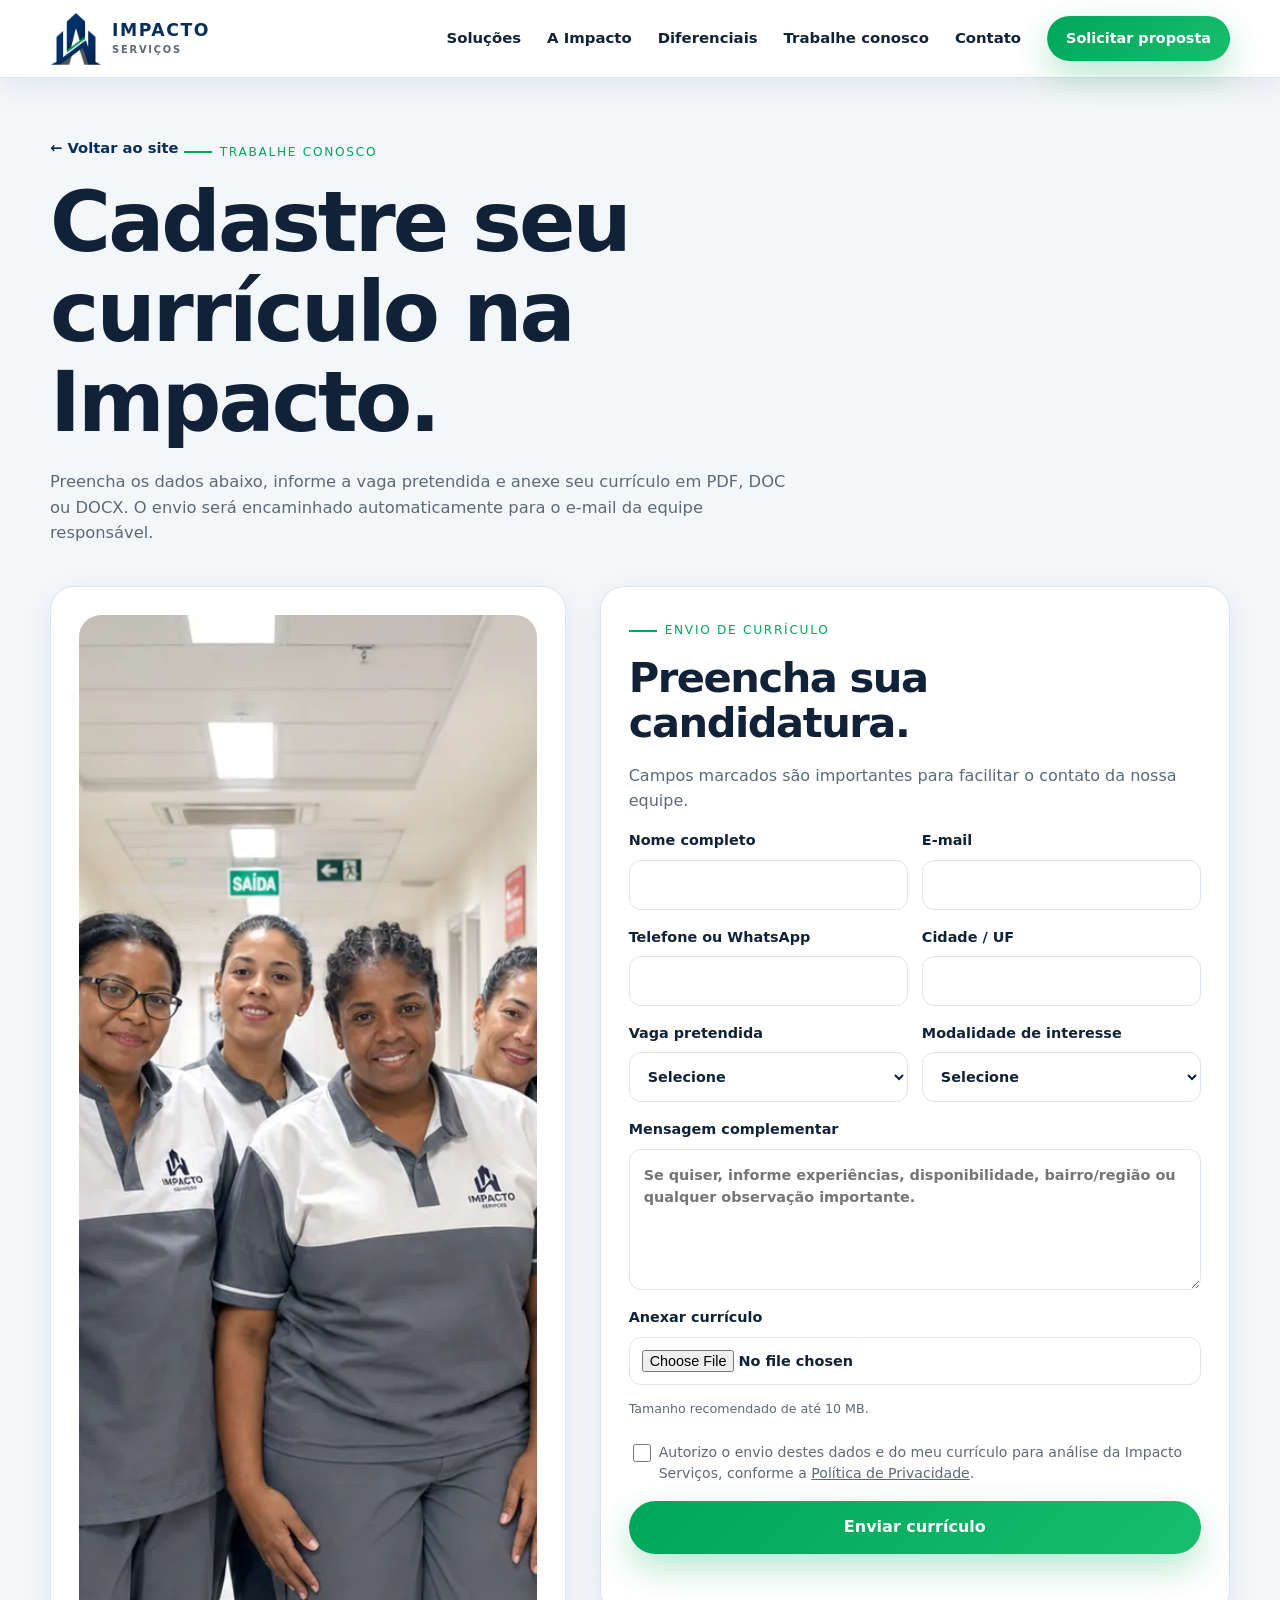
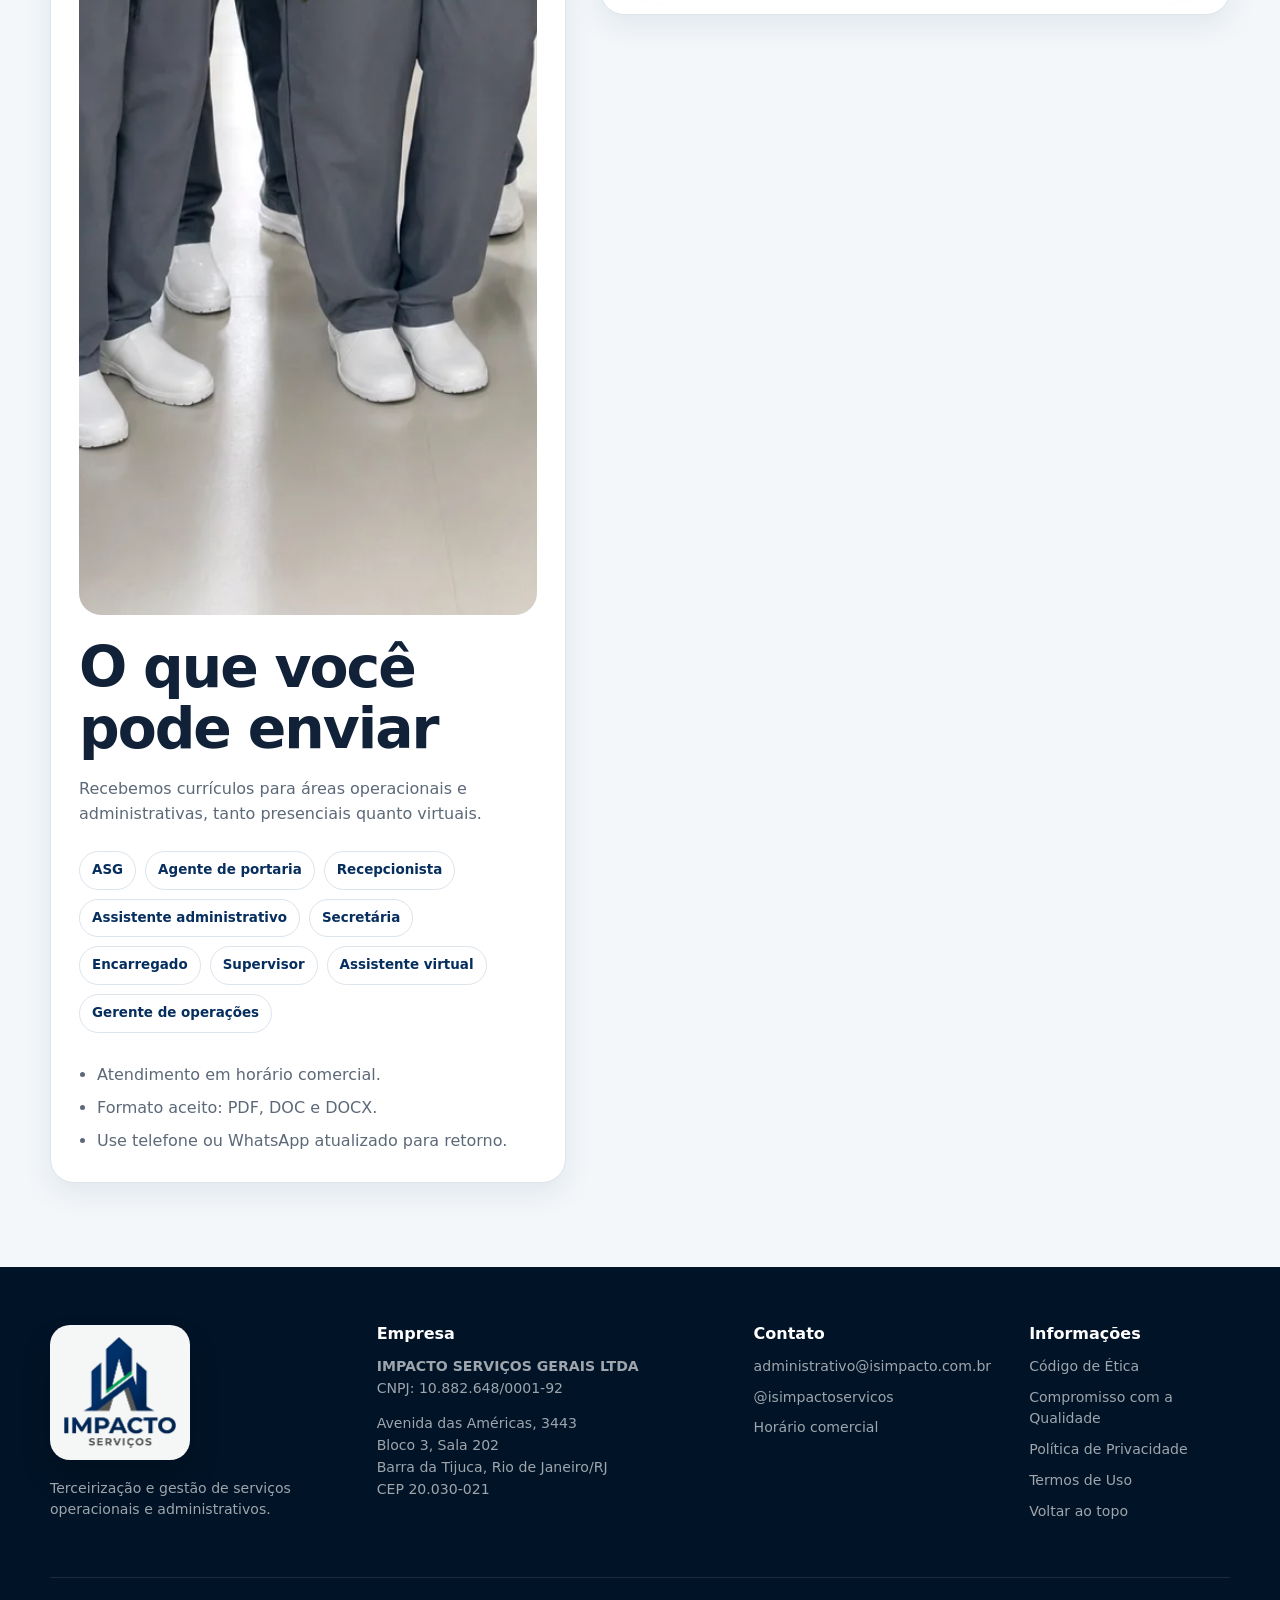
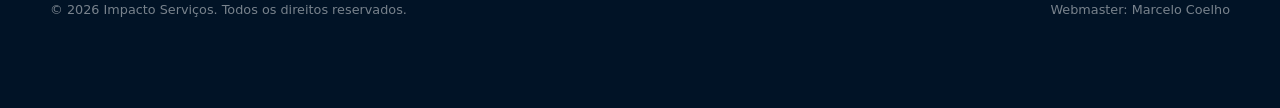
<file: trabalhe-conosco.html>
<!doctype html>
<html lang="pt-BR">
<head>
  <meta charset="utf-8" />
  <meta name="viewport" content="width=device-width, initial-scale=1, viewport-fit=cover" />
  <meta name="theme-color" content="#062e5e" />
  <meta name="description" content="Cadastre seu currículo na Impacto Serviços e candidate-se a vagas operacionais e administrativas." />
  <meta name="robots" content="index,follow" />
  <link rel="canonical" href="https://isimpacto.com.br/trabalhe-conosco" />
  <link rel="icon" type="image/png" href="favicon.png" />
  <link rel="manifest" href="site.webmanifest" />
  <link rel="stylesheet" href="styles.css" />
  <title>Trabalhe conosco | Impacto Serviços</title>
</head>
<body class="inner-page">
  <a class="skip-link" href="#conteudo">Ir para o conteúdo</a>

  <header class="site-header" id="topo">
    <div class="container header-inner">
      <a class="brand" href="index.html#topo" aria-label="Impacto Serviços, início">
        <img src="assets/images/logo-mark.webp" alt="" width="52" height="52" />
        <span><strong>IMPACTO</strong><small>SERVIÇOS</small></span>
      </a>

      <button class="menu-toggle" type="button" aria-expanded="false" aria-controls="menu-principal" aria-label="Abrir menu">
        <span></span><span></span><span></span>
      </button>

      <nav class="main-nav" id="menu-principal" aria-label="Navegação principal">
        <a href="index.html#solucoes">Soluções</a>
        <a href="index.html#impacto">A Impacto</a>
        <a href="index.html#diferenciais">Diferenciais</a>
        <a href="index.html#trabalhe">Trabalhe conosco</a>
        <a href="index.html#contato">Contato</a>
        <a class="btn btn-sm btn-primary nav-cta" href="index.html#proposta">Solicitar proposta</a>
      </nav>
    </div>
  </header>

  <main id="conteudo" class="page-shell">
    <section class="page-hero">
      <div class="container">
        <a class="back-link" href="index.html#trabalhe">← Voltar ao site</a>
        <span class="eyebrow">Trabalhe conosco</span>
        <h1>Cadastre seu currículo na Impacto.</h1>
        <p>Preencha os dados abaixo, informe a vaga pretendida e anexe seu currículo em PDF, DOC ou DOCX. O envio será encaminhado automaticamente para o e-mail da equipe responsável.</p>
      </div>
    </section>

    <section class="page-form-section">
      <div class="container job-page-grid">
        <aside class="job-side-card reveal">
          <img src="assets/images/hospital-equipe-1200.webp" alt="Equipe da Impacto em ambiente hospitalar" width="1200" height="1600" loading="lazy" />
          <h2>O que você pode enviar</h2>
          <p>Recebemos currículos para áreas operacionais e administrativas, tanto presenciais quanto virtuais.</p>
          <div class="role-chips" aria-label="Cargos de interesse">
            <span>ASG</span><span>Agente de portaria</span><span>Recepcionista</span><span>Assistente administrativo</span><span>Secretária</span><span>Encarregado</span><span>Supervisor</span><span>Assistente virtual</span><span>Gerente de operações</span>
          </div>
          <ul>
            <li>Atendimento em horário comercial.</li>
            <li>Formato aceito: PDF, DOC e DOCX.</li>
            <li>Use telefone ou WhatsApp atualizado para retorno.</li>
          </ul>
        </aside>

        <section class="job-form-card reveal">
          <span class="eyebrow">Envio de currículo</span>
          <h2>Preencha sua candidatura.</h2>
          <p>Campos marcados são importantes para facilitar o contato da nossa equipe.</p>

          <form class="job-form" id="job-application-form" action="https://formsubmit.co/ajax/administrativo@isimpacto.com.br" method="POST" enctype="multipart/form-data">
            <input type="hidden" name="_subject" value="Novo currículo - Trabalhe Conosco - Impacto Serviços" />
            <input type="hidden" name="_captcha" value="false" />
            <input type="hidden" name="_template" value="table" />

            <div class="form-row">
              <label>Nome completo
                <input type="text" name="nome" autocomplete="name" required />
              </label>
              <label>E-mail
                <input type="email" name="email" autocomplete="email" required />
              </label>
            </div>

            <div class="form-row">
              <label>Telefone ou WhatsApp
                <input type="tel" name="telefone" autocomplete="tel" required />
              </label>
              <label>Cidade / UF
                <input type="text" name="cidade" autocomplete="address-level2" required />
              </label>
            </div>

            <div class="form-row">
              <label>Vaga pretendida
                <select name="vaga_pretendida" required>
                  <option value="" selected disabled>Selecione</option>
                  <option>ASG</option>
                  <option>Agente de portaria</option>
                  <option>Recepcionista</option>
                  <option>Assistente administrativo</option>
                  <option>Secretária</option>
                  <option>Encarregado</option>
                  <option>Supervisor</option>
                  <option>Assistente virtual</option>
                  <option>Gerente de operações</option>
                  <option>Outra</option>
                </select>
              </label>
              <label>Modalidade de interesse
                <select name="modalidade" required>
                  <option value="" selected disabled>Selecione</option>
                  <option>Presencial</option>
                  <option>Virtual</option>
                  <option>Ambas</option>
                </select>
              </label>
            </div>

            <label>Mensagem complementar
              <textarea name="mensagem" rows="5" placeholder="Se quiser, informe experiências, disponibilidade, bairro/região ou qualquer observação importante."></textarea>
            </label>

            <label class="file-field">Anexar currículo
              <input type="file" name="attachment" accept=".pdf,.doc,.docx,application/pdf,application/msword,application/vnd.openxmlformats-officedocument.wordprocessingml.document" required />
              <small class="file-note">Tamanho recomendado de até 10 MB.</small>
            </label>

            <label class="consent"><input type="checkbox" required /> <span>Autorizo o envio destes dados e do meu currículo para análise da Impacto Serviços, conforme a <a href="privacidade.html">Política de Privacidade</a>.</span></label>

            <button class="btn btn-primary btn-full" type="submit">Enviar currículo</button>
            <p class="form-status" aria-live="polite"></p>
          </form>
        </section>
      </div>
    </section>
  </main>

  <footer class="site-footer">
    <div class="container footer-grid">
      <div class="footer-brand">
        <img class="footer-logo" src="assets/images/logo-impacto.webp" alt="Impacto Serviços" width="180" height="180" loading="lazy" />
        <p>Terceirização e gestão de serviços operacionais e administrativos.</p>
      </div>
      <div>
        <h2>Empresa</h2>
        <p><strong>IMPACTO SERVIÇOS GERAIS LTDA</strong><br />CNPJ: 10.882.648/0001-92</p>
        <p>Avenida das Américas, 3443<br />Bloco 3, Sala 202<br />Barra da Tijuca, Rio de Janeiro/RJ<br />CEP 20.030-021</p>
      </div>
      <div>
        <h2>Contato</h2>
        <a href="mailto:administrativo@isimpacto.com.br">administrativo@isimpacto.com.br</a>
        <a href="https://www.instagram.com/isimpactoservicos/" target="_blank" rel="noopener noreferrer">@isimpactoservicos</a>
        <p>Horário comercial</p>
      </div>
      <div>
        <h2>Informações</h2>
        <a href="codigo-etica.html">Código de Ética</a>
        <a href="certificado-qualidade.html">Compromisso com a Qualidade</a>
        <a href="privacidade.html">Política de Privacidade</a>
        <a href="termos.html">Termos de Uso</a>
        <a href="#topo">Voltar ao topo</a>
      </div>
    </div>
    <div class="container footer-bottom">
      <span>© <span id="current-year"></span> Impacto Serviços. Todos os direitos reservados.</span>
      <span>Webmaster: Marcelo Coelho</span>
    </div>
  </footer>

  <script src="script.js" defer></script>
</body>
</html>
</file>
<file: styles.css>
:root {
  --navy-950: #021a35;
  --navy-900: #062e5e;
  --navy-800: #0a3b74;
  --navy-700: #0e4c8f;
  --green-600: #00a65a;
  --green-500: #16be6d;
  --green-100: #dcf8ea;
  --ink: #112238;
  --muted: #5c6978;
  --line: #dce4ec;
  --soft: #f3f7fa;
  --white: #ffffff;
  --shadow-sm: 0 10px 30px rgba(4, 39, 78, .08);
  --shadow-md: 0 20px 60px rgba(3, 31, 63, .14);
  --radius-sm: 14px;
  --radius-md: 24px;
  --radius-lg: 34px;
  --container: 1180px;
  --header-h: 78px;
}

* { box-sizing: border-box; }
html { scroll-behavior: smooth; }
body {
  margin: 0;
  color: var(--ink);
  background: var(--white);
  font-family: Inter, ui-sans-serif, system-ui, -apple-system, BlinkMacSystemFont, "Segoe UI", sans-serif;
  line-height: 1.55;
  overflow-x: hidden;
}
img { display: block; max-width: 100%; }
a { color: inherit; text-decoration: none; }
button, input, select, textarea { font: inherit; }
button { cursor: pointer; }

.skip-link {
  position: fixed;
  z-index: 9999;
  top: 10px;
  left: 10px;
  padding: 10px 14px;
  border-radius: 8px;
  color: white;
  background: var(--navy-950);
  transform: translateY(-140%);
}
.skip-link:focus { transform: translateY(0); }

.container { width: min(calc(100% - 32px), var(--container)); margin-inline: auto; }
.section { padding: 84px 0; }
.section-soft { background: var(--soft); }
.section-dark { color: var(--white); background: var(--navy-950); }

.eyebrow {
  display: inline-flex;
  align-items: center;
  gap: 8px;
  margin-bottom: 16px;
  color: var(--green-600);
  font-size: .76rem;
  font-weight: 500;
  letter-spacing: .14em;
  text-transform: uppercase;
}
.eyebrow::before { content: ""; width: 28px; height: 2px; background: currentColor; }
.eyebrow-light { color: #62efaa; }

h1, h2, h3, p { margin-top: 0; }
h1, h2, h3 { line-height: 1.08; letter-spacing: -.035em; }
h1 { max-width: 760px; margin-bottom: 22px; font-size: clamp(2.55rem, 7vw, 5.2rem); }
h2 { margin-bottom: 18px; font-size: clamp(2rem, 5vw, 3.55rem); }
h3 { margin-bottom: 12px; font-size: clamp(1.2rem, 2.4vw, 1.55rem); }
p { color: var(--muted); }
.section-dark p, .coverage-section p, .proposal-section p { color: rgba(255,255,255,.76); }

.btn {
  display: inline-flex;
  min-height: 52px;
  align-items: center;
  justify-content: center;
  padding: 14px 22px;
  border: 1px solid transparent;
  border-radius: 999px;
  font-weight: 800;
  transition: transform .25s ease, box-shadow .25s ease, background .25s ease, border-color .25s ease;
}
.btn:hover { transform: translateY(-2px); }
.btn-primary { color: var(--white); background: linear-gradient(135deg, var(--green-600), var(--green-500)); box-shadow: 0 14px 36px rgba(0,166,90,.28); }
.btn-primary:hover { box-shadow: 0 18px 42px rgba(0,166,90,.36); }
.btn-secondary { color: var(--white); background: var(--navy-900); }
.btn-ghost { color: var(--white); border-color: rgba(255,255,255,.28); background: rgba(255,255,255,.06); backdrop-filter: blur(8px); }
.btn-sm { min-height: 42px; padding: 10px 18px; font-size: .9rem; }
.btn-full { width: 100%; border: 0; }

 .site-header {
  position: fixed;
  z-index: 1000;
  inset: 0 0 auto;
  height: var(--header-h);
  border-bottom: 1px solid var(--line);
  background: rgba(255,255,255,.97);
  box-shadow: 0 8px 30px rgba(2,26,53,.08);
  backdrop-filter: blur(14px);
  transition: background .25s ease, border-color .25s ease, box-shadow .25s ease;
}
.site-header.scrolled { background: rgba(255,255,255,.97); border-color: var(--line); box-shadow: 0 8px 30px rgba(2,26,53,.08); backdrop-filter: blur(14px); }
.header-inner { height: 100%; display: flex; align-items: center; justify-content: space-between; gap: 20px; }
.brand { display: inline-flex; align-items: center; gap: 10px; flex-shrink: 0; color: var(--navy-900); }
.brand img { width: 52px; height: 52px; object-fit: contain; flex: 0 0 auto; }
.brand span { display: grid; line-height: 1; }
.brand strong { color: var(--navy-900); font-size: 1.08rem; letter-spacing: .09em; }
.brand small { margin-top: 5px; color: var(--muted); font-size: .62rem; font-weight: 700; letter-spacing: .18em; }
.main-nav { display: flex; align-items: center; gap: 26px; color: var(--ink); font-size: .93rem; font-weight: 700; }
.site-header.scrolled .main-nav { color: var(--ink); }
.main-nav > a:not(.btn) { position: relative; }
.main-nav > a:not(.btn)::after { content: ""; position: absolute; left: 0; right: 100%; bottom: -7px; height: 2px; background: var(--green-500); transition: right .2s ease; }
.main-nav > a:not(.btn):hover::after { right: 0; }
.menu-toggle { display: none; width: 46px; height: 46px; padding: 11px; border: 0; border-radius: 50%; background: var(--soft); }
.menu-toggle span { display: block; width: 100%; height: 2px; margin: 5px 0; border-radius: 2px; background: var(--navy-900); transition: transform .2s ease, opacity .2s ease; }
.site-header.scrolled .menu-toggle { background: var(--soft); }
.site-header.scrolled .menu-toggle span { background: var(--navy-900); }

.hero { position: relative; min-height: 100svh; padding: calc(var(--header-h) + 52px) 0 70px; overflow: hidden; }
.hero::before { content: ""; position: absolute; inset: 0; background: radial-gradient(circle at 20% 10%, rgba(0,166,90,.16), transparent 32%), linear-gradient(120deg, rgba(4,53,105,.4), transparent 56%); pointer-events: none; }
.hero-glow { position: absolute; border-radius: 50%; filter: blur(10px); opacity: .35; }
.hero-glow-one { width: 380px; height: 380px; right: -120px; top: 80px; background: #0f7bd5; }
.hero-glow-two { width: 270px; height: 270px; left: -100px; bottom: 10%; background: var(--green-600); }
.hero-grid { position: relative; display: grid; grid-template-columns: minmax(0, .92fr) minmax(500px, 1.08fr); gap: 64px; align-items: center; }
.hero-copy > p { max-width: 630px; margin-bottom: 30px; font-size: clamp(1.05rem, 2vw, 1.22rem); }
.hero-actions { display: flex; flex-wrap: wrap; gap: 12px; margin-bottom: 30px; }
.hero-points { display: grid; gap: 10px; margin: 0; padding: 0; list-style: none; color: rgba(255,255,255,.84); font-size: .94rem; }
.check { display: inline-grid; width: 22px; height: 22px; place-items: center; margin-right: 8px; border-radius: 50%; color: var(--navy-950); background: var(--green-500); font-size: .77rem; font-weight: 900; }

.hero-gallery { display: grid; grid-template-columns: 1.1fr .9fr; grid-template-rows: repeat(2, 250px); gap: 16px; }
.hero-card { position: relative; margin: 0; overflow: hidden; border: 1px solid rgba(255,255,255,.14); border-radius: var(--radius-md); box-shadow: var(--shadow-md); }
.hero-card-main { grid-row: 1 / span 2; }
.hero-card img { width: 100%; height: 100%; object-fit: cover; transition: transform .7s cubic-bezier(.2,.8,.2,1); }
.hero-card:hover img { transform: scale(1.04); }
.hero-card::after { content: ""; position: absolute; inset: 45% 0 0; background: linear-gradient(transparent, rgba(2,26,53,.88)); }
.hero-card figcaption { position: absolute; z-index: 1; left: 20px; right: 20px; bottom: 18px; font-weight: 800; }

.stats { position: relative; z-index: 2; margin-top: -34px; }
.stats-grid { display: grid; grid-template-columns: repeat(4,1fr); border: 1px solid var(--line); border-radius: var(--radius-md); background: white; box-shadow: var(--shadow-md); overflow: hidden; }
.stat { padding: 28px; text-align: center; }
.stat + .stat { border-left: 1px solid var(--line); }
.stat strong { display: block; color: var(--navy-900); font-size: clamp(1.7rem,3vw,2.45rem); line-height: 1; }
.stat span { display: block; margin-top: 8px; color: var(--muted); font-size: .88rem; }

.section-heading { max-width: 760px; margin-bottom: 42px; }
.section-heading p { max-width: 680px; font-size: 1.05rem; }
.solution-grid { display: grid; grid-template-columns: repeat(3,1fr); gap: 22px; }
.solution-card { display: flex; min-height: 100%; flex-direction: column; overflow: hidden; border: 1px solid var(--line); border-radius: var(--radius-md); background: white; box-shadow: var(--shadow-sm); transition: transform .25s ease, box-shadow .25s ease, border-color .25s ease; }
.solution-card:hover { transform: translateY(-7px); border-color: rgba(0,166,90,.38); box-shadow: var(--shadow-md); }
.solution-image { aspect-ratio: 4 / 5; overflow: hidden; background: var(--soft); }
.solution-image img { width: 100%; height: 100%; object-fit: cover; object-position: center top; transition: transform .55s ease; }
.solution-card:hover .solution-image img { transform: scale(1.04); }
.card-hospital .solution-image img { object-position: center 10%; }
.card-portaria .solution-image img { object-position: center 10%; }
.card-admin .solution-image img { object-position: center top; }
.solution-body { display: flex; flex: 1; flex-direction: column; padding: 26px; }
.solution-body h3 span { display: block; margin-top: 5px; color: var(--green-600); font-size: .78em; }
.card-number { display: block; margin-bottom: 14px; color: var(--green-600); font-size: .78rem; font-weight: 900; letter-spacing: .16em; }
.solution-body ul { display: grid; gap: 8px; margin: 4px 0 24px; padding-left: 19px; color: var(--muted); font-size: .92rem; }
.text-link { margin-top: auto; color: var(--navy-900); font-weight: 850; }
.text-link span { display: inline-block; transition: transform .2s ease; }
.text-link:hover span { transform: translateX(5px); }

.about-grid { display: grid; grid-template-columns: .9fr 1.1fr; gap: 72px; align-items: center; }
.about-media { position: relative; min-height: 650px; }
.about-main { width: 82%; height: 650px; object-fit: cover; object-position: center top; border-radius: var(--radius-lg); box-shadow: var(--shadow-md); }
.about-float { position: absolute; right: 0; bottom: 42px; width: 46%; padding: 8px; border-radius: 22px; background: white; box-shadow: var(--shadow-md); }
.about-float img { width: 100%; aspect-ratio: 4 / 5; object-fit: cover; object-position: center top; border-radius: 16px; }
.about-copy > p { font-size: 1.04rem; }
.feature-list { display: grid; gap: 14px; margin-top: 28px; }
.feature-list > div { display: grid; grid-template-columns: 42px 1fr; gap: 14px; align-items: start; padding: 16px 0; border-top: 1px solid var(--line); }
.feature-list span { display: grid; width: 42px; height: 42px; place-items: center; border-radius: 50%; color: var(--green-600); background: var(--green-100); font-size: .8rem; font-weight: 900; }
.feature-list p { margin: 7px 0 0; }

.benefits-grid { display: grid; grid-template-columns: repeat(3,1fr); gap: 18px; }
.benefit { padding: 26px; border: 1px solid var(--line); border-radius: var(--radius-md); background: white; transition: border-color .25s ease, transform .25s ease, background .25s ease; }
.benefit:hover { transform: translateY(-4px); border-color: var(--green-500); background: linear-gradient(180deg,#fff,#f3fff8); }
.benefit-icon { display: grid; width: 46px; height: 46px; place-items: center; margin-bottom: 22px; border-radius: 14px; color: white; background: var(--navy-900); font-size: 1.15rem; }
.benefit p { margin-bottom: 0; }

.coverage-section { position: relative; overflow: hidden; color: white; background: linear-gradient(135deg,var(--navy-950),var(--navy-800)); }
.coverage-section::after { content: ""; position: absolute; width: 500px; height: 500px; right: -180px; bottom: -260px; border-radius: 50%; background: rgba(0,166,90,.22); filter: blur(20px); }
.coverage-grid { position: relative; z-index: 1; display: grid; grid-template-columns: 1.05fr .95fr; gap: 70px; align-items: center; }
.coverage-cards { display: grid; grid-template-columns: repeat(2,1fr); gap: 14px; margin-top: 28px; }
.coverage-cards article { padding: 22px; border: 1px solid rgba(255,255,255,.14); border-radius: 20px; background: rgba(255,255,255,.07); backdrop-filter: blur(8px); }
.coverage-cards strong, .coverage-cards span { display: block; }
.coverage-cards strong { color: #65efad; font-size: .85rem; text-transform: uppercase; letter-spacing: .12em; }
.coverage-cards span { margin: 5px 0 8px; font-size: 1.3rem; font-weight: 850; }
.coverage-cards p { margin: 0; font-size: .9rem; }
.coverage-visual { position: relative; display: grid; aspect-ratio: 1; max-width: 490px; place-items: center; margin-inline: auto; }
.coverage-visual img { position: relative; z-index: 2; filter: drop-shadow(0 24px 30px rgba(0,0,0,.24)); }
.coverage-logo { width: min(78%, 420px); height: auto; padding: 22px 24px; border-radius: 28px; background: rgba(255,255,255,.96); box-shadow: 0 24px 60px rgba(1,19,38,.28); }
.radar-ring { position: absolute; border: 1px solid rgba(255,255,255,.18); border-radius: 50%; animation: rotate 18s linear infinite; }
.ring-one { width: 42%; height: 42%; }
.ring-two { width: 68%; height: 68%; animation-direction: reverse; }
.ring-three { width: 94%; height: 94%; }
.pulse-dot { position: absolute; width: 13px; height: 13px; border: 3px solid rgba(255,255,255,.85); border-radius: 50%; background: var(--green-500); box-shadow: 0 0 0 8px rgba(22,190,109,.16); animation: pulse 2s ease-in-out infinite; }
.dot-one { top: 16%; right: 24%; }
.dot-two { bottom: 24%; left: 12%; animation-delay: .7s; }
.dot-three { right: 6%; bottom: 38%; animation-delay: 1.3s; }

.process-list { display: grid; grid-template-columns: repeat(4,1fr); margin: 0; padding: 0; list-style: none; counter-reset: steps; }
.process-list li { position: relative; padding: 24px; border-top: 2px solid var(--line); }
.process-list li::before { content: ""; position: absolute; top: -7px; left: 24px; width: 12px; height: 12px; border: 3px solid white; border-radius: 50%; background: var(--green-500); box-shadow: 0 0 0 1px var(--green-500); }
.process-list li span { display: block; margin-bottom: 36px; color: var(--green-600); font-size: .8rem; font-weight: 900; letter-spacing: .15em; }
.process-list li p { margin-bottom: 0; font-size: .92rem; }

.careers-grid { display: grid; grid-template-columns: .85fr 1.15fr; gap: 64px; align-items: center; }
.careers-image img { width: 100%; max-height: 640px; object-fit: cover; border-radius: var(--radius-lg); box-shadow: var(--shadow-md); }
.role-chips { display: flex; flex-wrap: wrap; gap: 9px; margin: 24px 0 30px; }
.role-chips span { padding: 8px 12px; border: 1px solid var(--line); border-radius: 999px; color: var(--navy-900); background: white; font-size: .84rem; font-weight: 750; }
.microcopy { margin: 14px 0 0; font-size: .83rem; }

.proposal-section { color: white; background: var(--navy-950); }
.proposal-grid { display: grid; grid-template-columns: .85fr 1.15fr; gap: 70px; align-items: start; }
.contact-block { display: grid; gap: 9px; margin-top: 34px; color: rgba(255,255,255,.9); }
.contact-block a { width: fit-content; border-bottom: 1px solid rgba(255,255,255,.2); }
.proposal-form { padding: 30px; border: 1px solid rgba(255,255,255,.14); border-radius: var(--radius-md); background: rgba(255,255,255,.07); box-shadow: var(--shadow-md); backdrop-filter: blur(10px); }
.form-row { display: grid; grid-template-columns: repeat(2,1fr); gap: 14px; }
.proposal-form label { display: grid; gap: 8px; margin-bottom: 14px; color: rgba(255,255,255,.9); font-size: .88rem; font-weight: 700; }
.proposal-form input, .proposal-form select, .proposal-form textarea { width: 100%; border: 1px solid rgba(255,255,255,.16); border-radius: 12px; outline: 0; color: white; background: rgba(2,26,53,.56); transition: border-color .2s ease, box-shadow .2s ease; }
.proposal-form input, .proposal-form select { min-height: 48px; padding: 0 13px; }
.proposal-form textarea { padding: 13px; resize: vertical; }
.proposal-form input:focus, .proposal-form select:focus, .proposal-form textarea:focus { border-color: var(--green-500); box-shadow: 0 0 0 3px rgba(22,190,109,.18); }
.proposal-form option { color: var(--ink); background: white; }
.proposal-form ::placeholder { color: rgba(255,255,255,.43); }
.consent { grid-template-columns: 20px 1fr !important; align-items: start; font-weight: 500 !important; line-height: 1.4; }
.consent input { width: 18px; min-height: 18px; margin-top: 1px; accent-color: var(--green-500); }
.consent a { text-decoration: underline; }
.form-status { min-height: 20px; margin: 12px 0 0; color: #8df4bf !important; font-size: .86rem; }

.site-footer { padding: 58px 0 88px; color: rgba(255,255,255,.84); background: #011326; }
.footer-grid { display: grid; grid-template-columns: 1.15fr 1.35fr .9fr .8fr; gap: 38px; }
.footer-grid h2 { margin-bottom: 14px; color: white; font-size: 1rem; letter-spacing: 0; }
.footer-grid p, .footer-grid a { display: block; color: rgba(255,255,255,.62); font-size: .88rem; }
.footer-grid a { width: fit-content; margin-bottom: 9px; }
.footer-grid a:hover { color: white; }
.footer-brand img { width: 140px; height: auto; object-fit: contain; object-position: left center; }
.footer-logo { padding: 12px 14px; border-radius: 20px; background: rgba(255,255,255,.96); box-shadow: 0 18px 32px rgba(0,0,0,.14); }
.footer-brand p { max-width: 250px; margin-top: 18px; }
.footer-bottom { display: flex; justify-content: space-between; gap: 20px; margin-top: 42px; padding-top: 22px; border-top: 1px solid rgba(255,255,255,.1); color: rgba(255,255,255,.47); font-size: .8rem; }
.mobile-cta { display: none; }

.reveal { opacity: 0; transform: translateY(24px); transition: opacity .65s ease, transform .65s cubic-bezier(.2,.8,.2,1); }
.reveal.visible { opacity: 1; transform: none; }

@keyframes rotate { to { transform: rotate(360deg); } }
@keyframes pulse { 0%,100% { transform: scale(.9); opacity: .7; } 50% { transform: scale(1.2); opacity: 1; } }

@media (max-width: 980px) {
  :root { --header-h: 70px; }
  .container { width: min(calc(100% - 28px), var(--container)); }
  .menu-toggle { display: block; }
  .main-nav {
    position: fixed;
    top: calc(var(--header-h) + 8px);
    left: 14px;
    right: 14px;
    display: grid;
    gap: 0;
    padding: 12px;
    border: 1px solid var(--line);
    border-radius: 20px;
    color: var(--ink);
    background: rgba(255,255,255,.98);
    box-shadow: var(--shadow-md);
    opacity: 0;
    pointer-events: none;
    transform: translateY(-10px) scale(.98);
    transition: opacity .2s ease, transform .2s ease;
  }
  .main-nav.open { opacity: 1; pointer-events: auto; transform: none; }
  .main-nav a { padding: 13px 12px; }
  .main-nav > a:not(.btn)::after { display: none; }
  .nav-cta { margin-top: 8px; }
  .hero { min-height: auto; padding-top: calc(var(--header-h) + 45px); }
  .hero-grid, .about-grid, .coverage-grid, .careers-grid, .proposal-grid { grid-template-columns: 1fr; }
  .hero-grid { gap: 42px; }
  .hero-gallery { grid-template-columns: repeat(3, minmax(260px, 78vw)); grid-template-rows: 390px; gap: 12px; overflow-x: auto; scroll-snap-type: x mandatory; padding: 0 0 12px; scrollbar-width: none; }
  .hero-gallery::-webkit-scrollbar { display: none; }
  .hero-card, .hero-card-main { grid-row: auto; scroll-snap-align: center; }
  .stats { margin-top: -12px; }
  .stats-grid { grid-template-columns: repeat(2,1fr); }
  .stat:nth-child(3) { border-left: 0; border-top: 1px solid var(--line); }
  .stat:nth-child(4) { border-top: 1px solid var(--line); }
  .solution-grid, .benefits-grid { grid-template-columns: repeat(2,1fr); }
  .about-grid, .careers-grid, .proposal-grid { gap: 42px; }
  .about-media { min-height: 560px; }
  .about-main { height: 560px; }
  .coverage-visual { max-width: 430px; }
  .process-list { grid-template-columns: repeat(2,1fr); }
  .footer-grid { grid-template-columns: repeat(2,1fr); }
}

@media (max-width: 640px) {
  :root { --radius-md: 20px; --radius-lg: 26px; }
  body { padding-bottom: 68px; }
  .section { padding: 66px 0; }
  .brand img { width: 48px; height: 48px; }
  .hero { padding-bottom: 46px; }
  .hero-copy > p { font-size: 1rem; }
  .hero-actions { display: grid; grid-template-columns: 1fr; }
  .hero-actions .btn { width: 100%; }
  .hero-gallery { grid-template-columns: repeat(3, minmax(280px, 88vw)); grid-template-rows: 370px; }
  .stats-grid { border-radius: 18px; }
  .stat { padding: 20px 12px; }
  .stat span { font-size: .76rem; }
  .section-heading { margin-bottom: 30px; }
  .solution-grid, .benefits-grid, .coverage-cards, .process-list, .footer-grid, .form-row { grid-template-columns: 1fr; }
  .solution-body { padding: 22px; }
  .solution-image { aspect-ratio: 4 / 5; }
  .about-media { min-height: 480px; }
  .about-main { width: 88%; height: 480px; }
  .about-float { width: 48%; bottom: 24px; }
  .benefit { padding: 22px; }
  .coverage-visual { max-width: 330px; }
  .process-list li { min-height: auto; }
  .process-list li + li { margin-top: 10px; }
  .careers-image img { max-height: 520px; }
  .proposal-form { padding: 20px; }
  .footer-bottom { flex-direction: column; }
  .mobile-cta {
    position: fixed;
    z-index: 950;
    right: 12px;
    bottom: max(10px, env(safe-area-inset-bottom));
    left: 12px;
    display: flex;
    min-height: 52px;
    align-items: center;
    justify-content: center;
    border-radius: 999px;
    color: white;
    background: linear-gradient(135deg,var(--green-600),var(--green-500));
    box-shadow: 0 15px 40px rgba(0,67,41,.35);
    font-weight: 850;
  }
}

@media (prefers-reduced-motion: reduce) {
  html { scroll-behavior: auto; }
  *, *::before, *::after { animation-duration: .01ms !important; animation-iteration-count: 1 !important; transition-duration: .01ms !important; }
  .reveal { opacity: 1; transform: none; }
}


.inner-page { background: var(--soft); }
.page-shell { padding: calc(var(--header-h) + 32px) 0 84px; }
.page-hero { padding: 26px 0 24px; }
.back-link { display: inline-flex; align-items: center; gap: 8px; margin-bottom: 18px; color: var(--navy-900); font-size: .92rem; font-weight: 700; }
.back-link:hover { color: var(--green-600); }
.page-hero p { max-width: 760px; font-size: 1.02rem; }
.job-page-grid { display: grid; grid-template-columns: .9fr 1.1fr; gap: 34px; align-items: start; }
.job-side-card, .job-form-card { padding: 28px; border: 1px solid var(--line); border-radius: var(--radius-md); background: white; box-shadow: var(--shadow-sm); }
.job-side-card img { width: 100%; aspect-ratio: 4 / 5; object-fit: cover; object-position: center top; border-radius: 22px; margin-bottom: 22px; }
.job-side-card ul { margin: 18px 0 0; padding-left: 18px; color: var(--muted); }
.job-side-card li + li { margin-top: 8px; }
.job-form-card h2 { font-size: clamp(1.8rem, 4vw, 2.6rem); }
.job-form { display: grid; gap: 0; }
.job-form .form-row { margin-bottom: 0; }
.job-form label { display: grid; gap: 8px; margin-bottom: 16px; color: var(--ink); font-size: .9rem; font-weight: 700; }
.job-form input, .job-form select, .job-form textarea { width: 100%; min-height: 50px; padding: 0 14px; border: 1px solid var(--line); border-radius: 12px; outline: 0; color: var(--ink); background: white; transition: border-color .2s ease, box-shadow .2s ease; }
.job-form textarea { min-height: 110px; padding: 14px; resize: vertical; }
.job-form input:focus, .job-form select:focus, .job-form textarea:focus { border-color: var(--green-500); box-shadow: 0 0 0 3px rgba(22,190,109,.12); }
.file-field input { padding: 12px; min-height: auto; }
.file-note { display: block; margin-top: 6px; color: var(--muted); font-size: .79rem; font-weight: 500; }
.job-form .consent { display: grid; grid-template-columns: 20px 1fr; gap: 10px; align-items: start; margin: 8px 0 18px; }
.job-form .consent input { width: 18px; min-height: 18px; margin-top: 2px; accent-color: var(--green-500); }
.job-form .consent span { color: var(--muted); font-size: .88rem; font-weight: 500; line-height: 1.45; }
.job-form button { border: 0; }
.form-status.is-success { color: var(--green-600) !important; }
.form-status.is-error { color: #d13f3f !important; }
@media (max-width: 980px) { .job-page-grid { grid-template-columns: 1fr; } }
@media (max-width: 640px) { .brand img { width: 42px; height: 42px; } .brand strong { font-size: .92rem; } .brand small { font-size: .54rem; } .page-shell { padding: calc(var(--header-h) + 20px) 0 74px; } .job-side-card, .job-form-card { padding: 22px; } }
/* Ética e qualidade */
.governance-section { background: linear-gradient(180deg, #ffffff 0%, #f4f8fb 100%); }
.governance-grid { display: grid; grid-template-columns: repeat(2, minmax(0, 1fr)); gap: 22px; }
.governance-card {
  position: relative;
  display: flex;
  min-height: 390px;
  flex-direction: column;
  padding: 34px;
  overflow: hidden;
  border: 1px solid var(--line);
  border-radius: var(--radius-md);
  background: white;
  box-shadow: var(--shadow-sm);
  transition: transform .25s ease, border-color .25s ease, box-shadow .25s ease;
}
.governance-card::after {
  content: "";
  position: absolute;
  width: 210px;
  height: 210px;
  right: -100px;
  bottom: -110px;
  border-radius: 50%;
  background: rgba(22,190,109,.09);
}
.governance-card:hover { transform: translateY(-6px); border-color: rgba(0,166,90,.36); box-shadow: var(--shadow-md); }
.governance-icon {
  display: grid;
  width: 58px;
  height: 58px;
  place-items: center;
  margin-bottom: 28px;
  border-radius: 18px;
  color: white;
  background: var(--navy-900);
  font-size: 1.35rem;
  font-weight: 800;
}
.governance-quality .governance-icon { background: linear-gradient(135deg, var(--green-600), var(--green-500)); }
.governance-label { margin-bottom: 10px; color: var(--green-600); font-size: .75rem; font-weight: 600; letter-spacing: .13em; text-transform: uppercase; }
.governance-card h3 { max-width: 520px; font-size: clamp(1.55rem, 3vw, 2.15rem); }
.governance-card p { max-width: 620px; }
.governance-card .text-link { position: relative; z-index: 1; margin-top: auto; padding-top: 20px; }

/* Páginas institucionais */
.document-hero {
  position: relative;
  padding: calc(var(--header-h) + 58px) 0 70px;
  overflow: hidden;
  color: white;
  background: linear-gradient(135deg, var(--navy-950), var(--navy-800));
}
.document-hero::after {
  content: "";
  position: absolute;
  width: 520px;
  height: 520px;
  right: -220px;
  bottom: -300px;
  border-radius: 50%;
  background: rgba(22,190,109,.18);
  filter: blur(10px);
}
.document-hero-grid { position: relative; z-index: 1; display: grid; grid-template-columns: 1.25fr .75fr; gap: 54px; align-items: center; }
.document-hero h1 { max-width: 900px; font-size: clamp(2.55rem, 6vw, 4.8rem); }
.document-hero p { max-width: 760px; color: rgba(255,255,255,.78); font-size: 1.08rem; }
.document-hero .back-link { color: rgba(255,255,255,.78); }
.document-hero .back-link:hover { color: #79f0b4; }
.document-emblem {
  display: grid;
  min-height: 310px;
  place-items: center;
  align-content: center;
  gap: 18px;
  border: 1px solid rgba(255,255,255,.14);
  border-radius: var(--radius-lg);
  background: rgba(255,255,255,.07);
  box-shadow: var(--shadow-md);
  backdrop-filter: blur(10px);
}
.document-emblem img {
  width: 150px;
  padding: 18px;
  border-radius: 24px;
  background: rgba(255,255,255,.96);
  box-shadow: 0 18px 40px rgba(0,0,0,.22);
}
.document-emblem span { color: rgba(255,255,255,.82); font-size: .82rem; font-weight: 600; letter-spacing: .14em; text-transform: uppercase; }
.document-section { background: var(--soft); }
.narrow-container { max-width: 1040px; }
.document-intro { max-width: 780px; margin-bottom: 42px; }
.document-kicker { display: block; margin-bottom: 12px; color: var(--green-600); font-size: .76rem; font-weight: 600; letter-spacing: .13em; text-transform: uppercase; }
.ethics-grid { display: grid; grid-template-columns: repeat(2, minmax(0, 1fr)); gap: 16px; }
.ethics-item {
  display: grid;
  grid-template-columns: 50px 1fr;
  column-gap: 16px;
  padding: 24px;
  border: 1px solid var(--line);
  border-radius: 20px;
  background: white;
  box-shadow: 0 8px 24px rgba(4,39,78,.05);
}
.ethics-item > span {
  grid-row: 1 / span 2;
  display: grid;
  width: 44px;
  height: 44px;
  place-items: center;
  border-radius: 50%;
  color: var(--green-600);
  background: var(--green-100);
  font-size: .78rem;
  font-weight: 800;
}
.ethics-item h3 { margin-top: 7px; font-size: 1.12rem; letter-spacing: -.02em; }
.ethics-item p { grid-column: 2; margin-bottom: 0; font-size: .91rem; }
.ethics-statement {
  display: grid;
  grid-template-columns: 84px 1fr;
  gap: 24px;
  align-items: center;
  margin-top: 34px;
  padding: 34px;
  border-radius: var(--radius-md);
  color: white;
  background: linear-gradient(135deg, var(--navy-950), var(--navy-800));
  box-shadow: var(--shadow-md);
}
.statement-mark { color: var(--green-500); font-family: Georgia, serif; font-size: 6rem; line-height: .7; }
.ethics-statement h2 { font-size: clamp(1.6rem, 3.5vw, 2.45rem); }
.ethics-statement p { margin-bottom: 0; color: rgba(255,255,255,.76); }
.document-actions { display: flex; flex-wrap: wrap; gap: 12px; margin-top: 34px; }

/* Certificado institucional */
.quality-seal {
  display: grid;
  width: 260px;
  height: 260px;
  place-items: center;
  justify-self: center;
  border: 1px solid rgba(255,255,255,.16);
  border-radius: 50%;
  background: rgba(255,255,255,.06);
  box-shadow: 0 30px 60px rgba(0,0,0,.2);
}
.quality-seal-inner {
  display: grid;
  width: 196px;
  height: 196px;
  place-items: center;
  align-content: center;
  border: 2px solid rgba(101,239,173,.75);
  border-radius: 50%;
  color: white;
  background: radial-gradient(circle, rgba(22,190,109,.18), transparent 68%);
}
.quality-seal-inner span { display: grid; width: 52px; height: 52px; place-items: center; margin-bottom: 10px; border-radius: 50%; color: var(--navy-950); background: var(--green-500); font-size: 1.35rem; font-weight: 900; }
.quality-seal-inner strong { font-size: .88rem; letter-spacing: .15em; }
.quality-seal-inner small { margin-top: 5px; color: rgba(255,255,255,.65); font-size: .64rem; letter-spacing: .18em; }
.certificate-section { background: var(--soft); }
.certificate-layout { display: grid; grid-template-columns: minmax(0, 1.15fr) minmax(330px, .85fr); gap: 34px; align-items: start; }
.certificate-card { padding: 14px; border-radius: 30px; background: linear-gradient(135deg, var(--navy-900), var(--green-600)); box-shadow: var(--shadow-md); }
.certificate-border { padding: 42px; border: 1px solid rgba(6,46,94,.18); border-radius: 22px; background: #fff; }
.certificate-header { display: flex; align-items: flex-start; justify-content: space-between; gap: 20px; }
.certificate-header img { width: 170px; height: 100px; object-fit: contain; }
.certificate-number { display: grid; justify-items: end; gap: 3px; color: var(--muted); font-size: .75rem; text-transform: uppercase; letter-spacing: .1em; }
.certificate-number strong { color: var(--navy-900); font-size: .86rem; }
.certificate-title { margin: 22px 0 24px; text-align: center; }
.certificate-title > span { color: var(--green-600); font-size: .78rem; font-weight: 600; letter-spacing: .16em; text-transform: uppercase; }
.certificate-title h2 { margin-top: 8px; color: var(--navy-900); font-family: Georgia, "Times New Roman", serif; font-size: clamp(2.2rem, 5vw, 3.75rem); font-weight: 500; letter-spacing: -.025em; }
.certificate-lead, .certificate-text { color: #394b5f; font-family: Georgia, "Times New Roman", serif; font-size: 1.02rem; line-height: 1.75; text-align: center; }
.certificate-pillars { display: flex; flex-wrap: wrap; justify-content: center; gap: 8px; margin: 28px 0; }
.certificate-pillars span { padding: 8px 11px; border: 1px solid #d8e6df; border-radius: 999px; color: #284b3b; background: #f0fbf5; font-size: .76rem; font-weight: 650; }
.certificate-meta { display: grid; grid-template-columns: repeat(3, 1fr); gap: 12px; margin-top: 30px; padding-top: 22px; border-top: 1px solid var(--line); }
.certificate-meta div { display: grid; gap: 4px; text-align: center; }
.certificate-meta span { color: var(--muted); font-size: .68rem; letter-spacing: .1em; text-transform: uppercase; }
.certificate-meta strong { color: var(--navy-900); font-size: .82rem; }
.status-active { color: var(--green-600) !important; }
.certificate-signature { display: grid; justify-items: center; margin-top: 42px; text-align: center; }
.signature-line { width: 240px; margin-bottom: 9px; border-top: 1px solid #8290a0; }
.certificate-signature strong { color: var(--navy-900); }
.certificate-signature span { margin-top: 3px; color: var(--muted); font-size: .76rem; }
.certificate-explainer { padding: 30px; border: 1px solid var(--line); border-radius: var(--radius-md); background: white; box-shadow: var(--shadow-sm); }
.certificate-explainer h2 { font-size: clamp(1.85rem, 3.5vw, 2.75rem); }
.quality-principles { display: grid; gap: 2px; margin-top: 26px; }
.quality-principles article { display: grid; grid-template-columns: 42px 1fr; gap: 14px; padding: 18px 0; border-top: 1px solid var(--line); }
.quality-principles article > span { display: grid; width: 38px; height: 38px; place-items: center; border-radius: 50%; color: var(--green-600); background: var(--green-100); font-size: .75rem; font-weight: 800; }
.quality-principles h3 { margin: 4px 0 6px; font-size: 1rem; }
.quality-principles p { margin: 0; font-size: .88rem; }
.certificate-disclaimer { margin-top: 24px; padding: 20px; border-left: 4px solid var(--green-500); border-radius: 0 14px 14px 0; background: #f3f8fb; }
.certificate-disclaimer strong { display: block; margin-bottom: 7px; color: var(--navy-900); }
.certificate-disclaimer p { margin: 0; font-size: .83rem; }

@media (max-width: 980px) {
  .governance-grid, .document-hero-grid, .certificate-layout { grid-template-columns: 1fr; }
  .document-emblem { min-height: 240px; }
  .quality-seal { width: 220px; height: 220px; }
  .quality-seal-inner { width: 168px; height: 168px; }
}

@media (max-width: 640px) {
  .governance-card { min-height: auto; padding: 26px; }
  .document-hero { padding: calc(var(--header-h) + 38px) 0 52px; }
  .document-emblem { min-height: 210px; }
  .document-emblem img { width: 112px; }
  .ethics-grid { grid-template-columns: 1fr; }
  .ethics-item { grid-template-columns: 44px 1fr; padding: 20px; }
  .ethics-statement { grid-template-columns: 1fr; padding: 26px; }
  .statement-mark { font-size: 4.5rem; }
  .document-actions { display: grid; grid-template-columns: 1fr; }
  .document-actions .btn { width: 100%; }
  .quality-seal { width: 190px; height: 190px; }
  .quality-seal-inner { width: 146px; height: 146px; }
  .certificate-card { padding: 8px; border-radius: 22px; }
  .certificate-border { padding: 24px 18px; border-radius: 16px; }
  .certificate-header { align-items: center; }
  .certificate-header img { width: 126px; height: 78px; }
  .certificate-number { font-size: .62rem; }
  .certificate-number strong { font-size: .72rem; }
  .certificate-meta { grid-template-columns: 1fr; gap: 14px; }
  .certificate-title h2 { font-size: 2.25rem; }
  .certificate-lead, .certificate-text { font-size: .94rem; }
  .certificate-explainer { padding: 24px; }
}

/* Novas frentes de atuação */
.service-expansion-heading { margin-top: 72px; }
.service-expansion-grid {
  display: grid;
  grid-template-columns: repeat(3, 1fr);
  gap: 22px;
}
.service-expansion-card {
  overflow: hidden;
  border: 1px solid var(--line);
  border-radius: var(--radius-md);
  background: #fff;
  box-shadow: var(--shadow-sm);
  transition: transform .25s ease, box-shadow .25s ease, border-color .25s ease;
}
.service-expansion-card:hover {
  transform: translateY(-6px);
  border-color: rgba(0,166,90,.38);
  box-shadow: var(--shadow-md);
}
.service-expansion-card picture {
  display: block;
  aspect-ratio: 4 / 5;
  overflow: hidden;
  background: var(--soft);
}
.service-expansion-card img {
  width: 100%;
  height: 100%;
  object-fit: cover;
  object-position: center top;
  transition: transform .55s ease;
}
.service-expansion-card:hover img { transform: scale(1.04); }
.service-expansion-card > div { padding: 24px; }
.service-expansion-card h3 { color: var(--navy-900); }
.service-expansion-card p { margin-bottom: 18px; font-size: .94rem; }
.service-expansion-card ul {
  display: grid;
  gap: 8px;
  margin: 0;
  padding: 0;
  list-style: none;
  color: var(--muted);
  font-size: .9rem;
}
.service-expansion-card li {
  position: relative;
  padding-left: 22px;
}
.service-expansion-card li::before {
  content: "✓";
  position: absolute;
  left: 0;
  top: 0;
  color: var(--green-600);
  font-weight: 900;
}

@media (max-width: 980px) {
  .service-expansion-grid { grid-template-columns: repeat(2, 1fr); }
}

@media (max-width: 640px) {
  .service-expansion-heading { margin-top: 50px; }
  .service-expansion-grid { grid-template-columns: 1fr; }
  .service-expansion-card > div { padding: 22px; }
}
</file>
